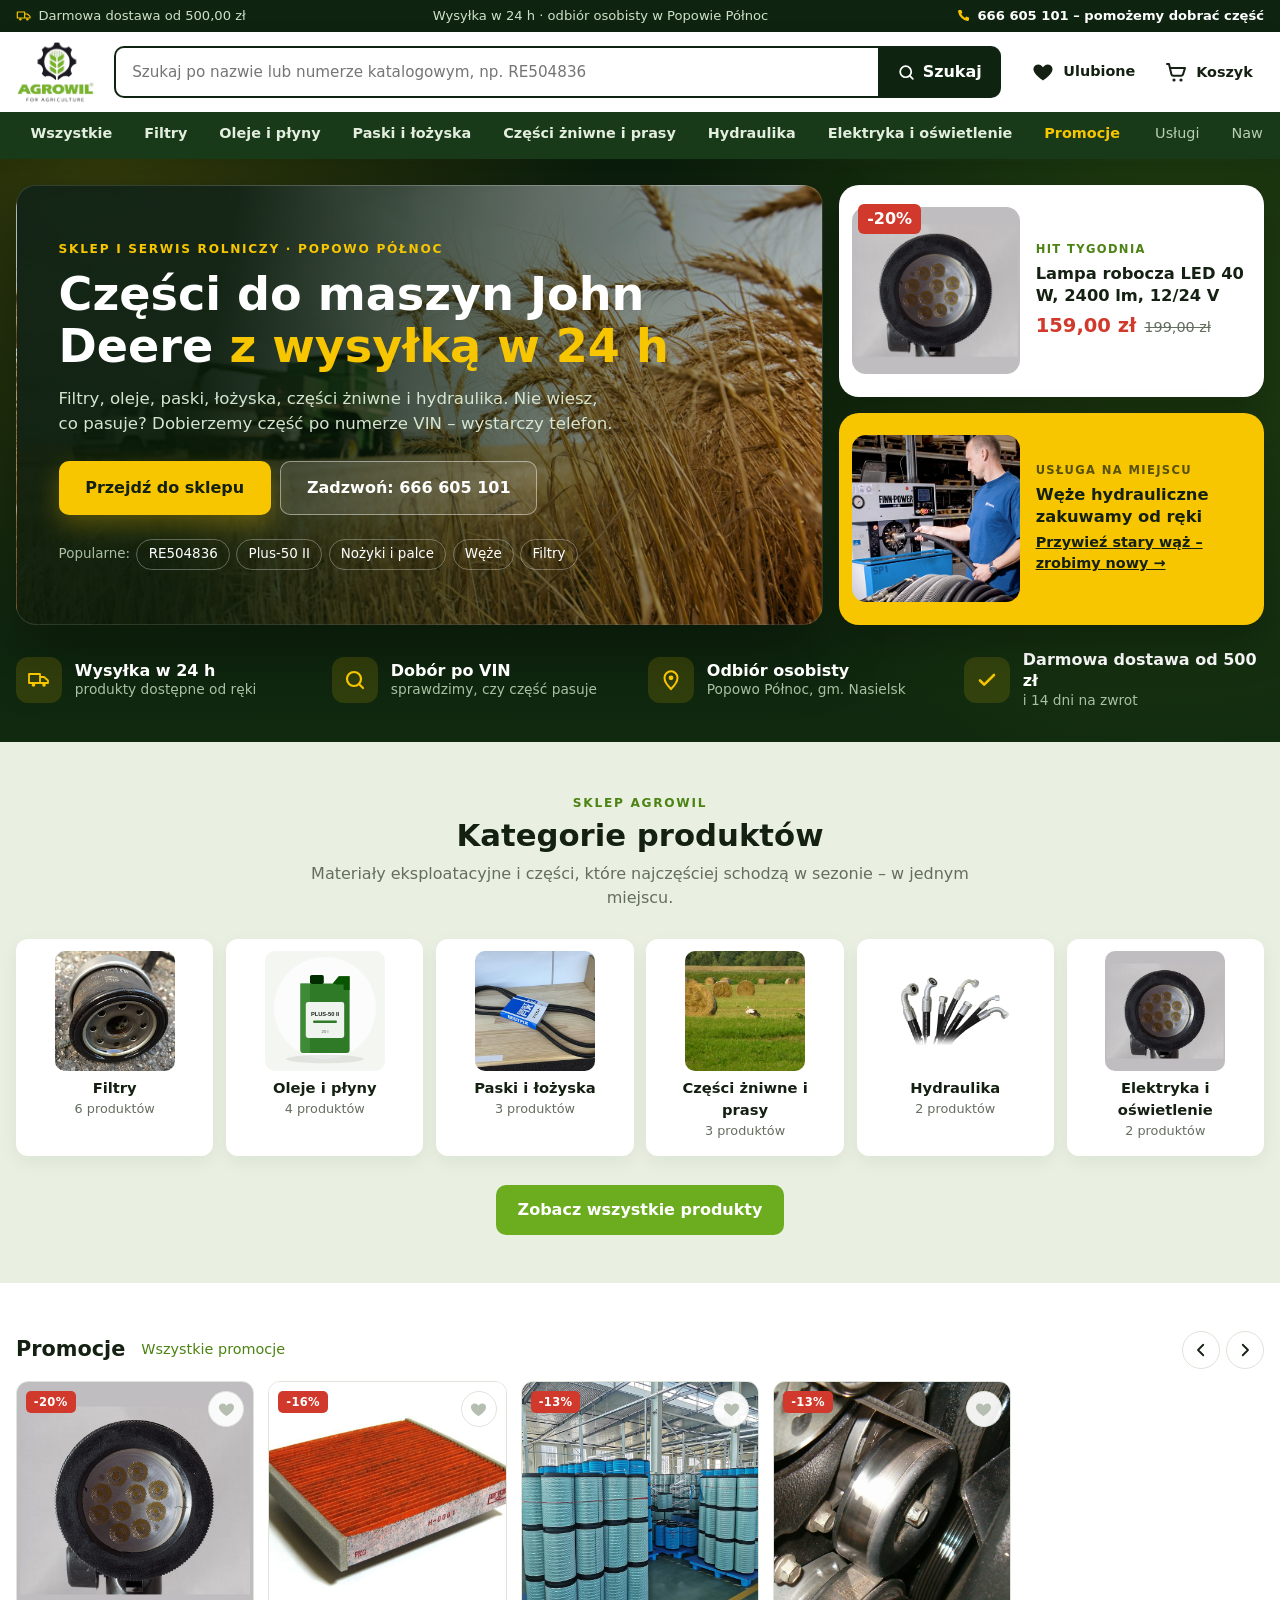
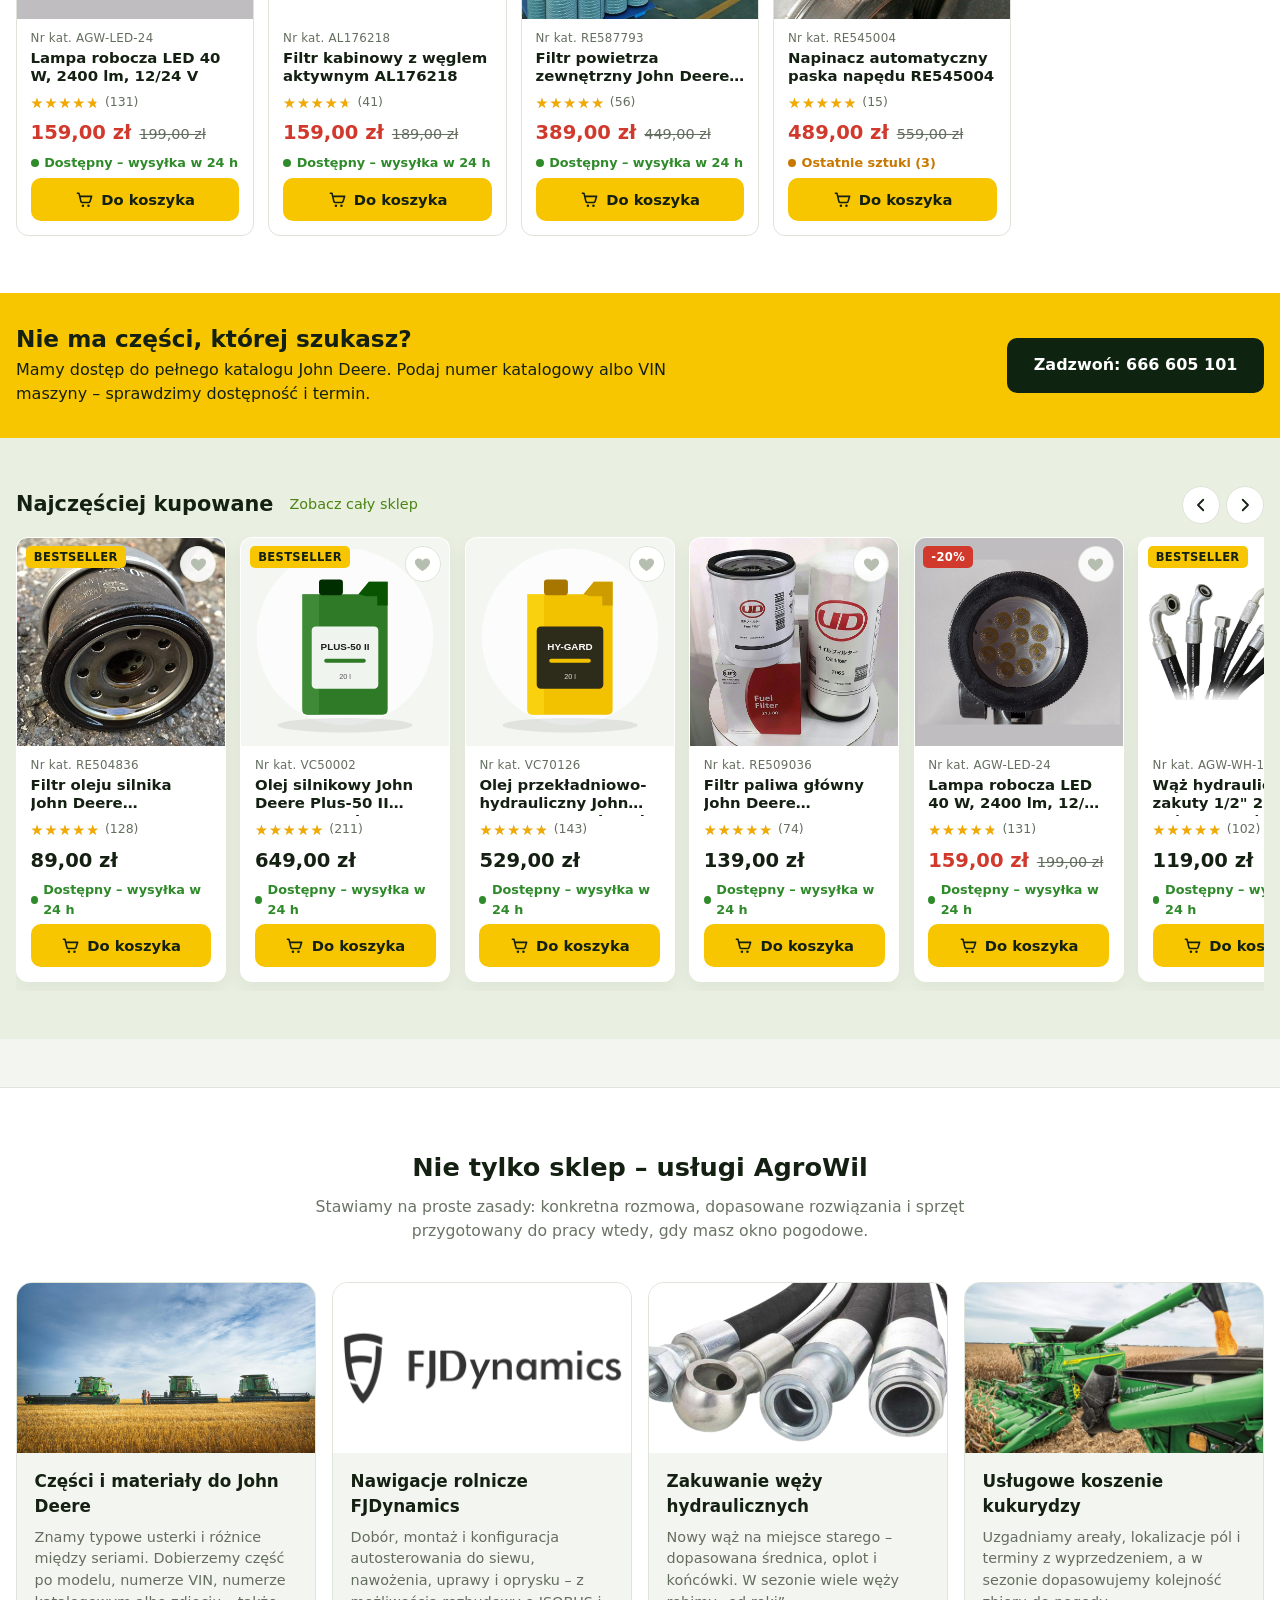
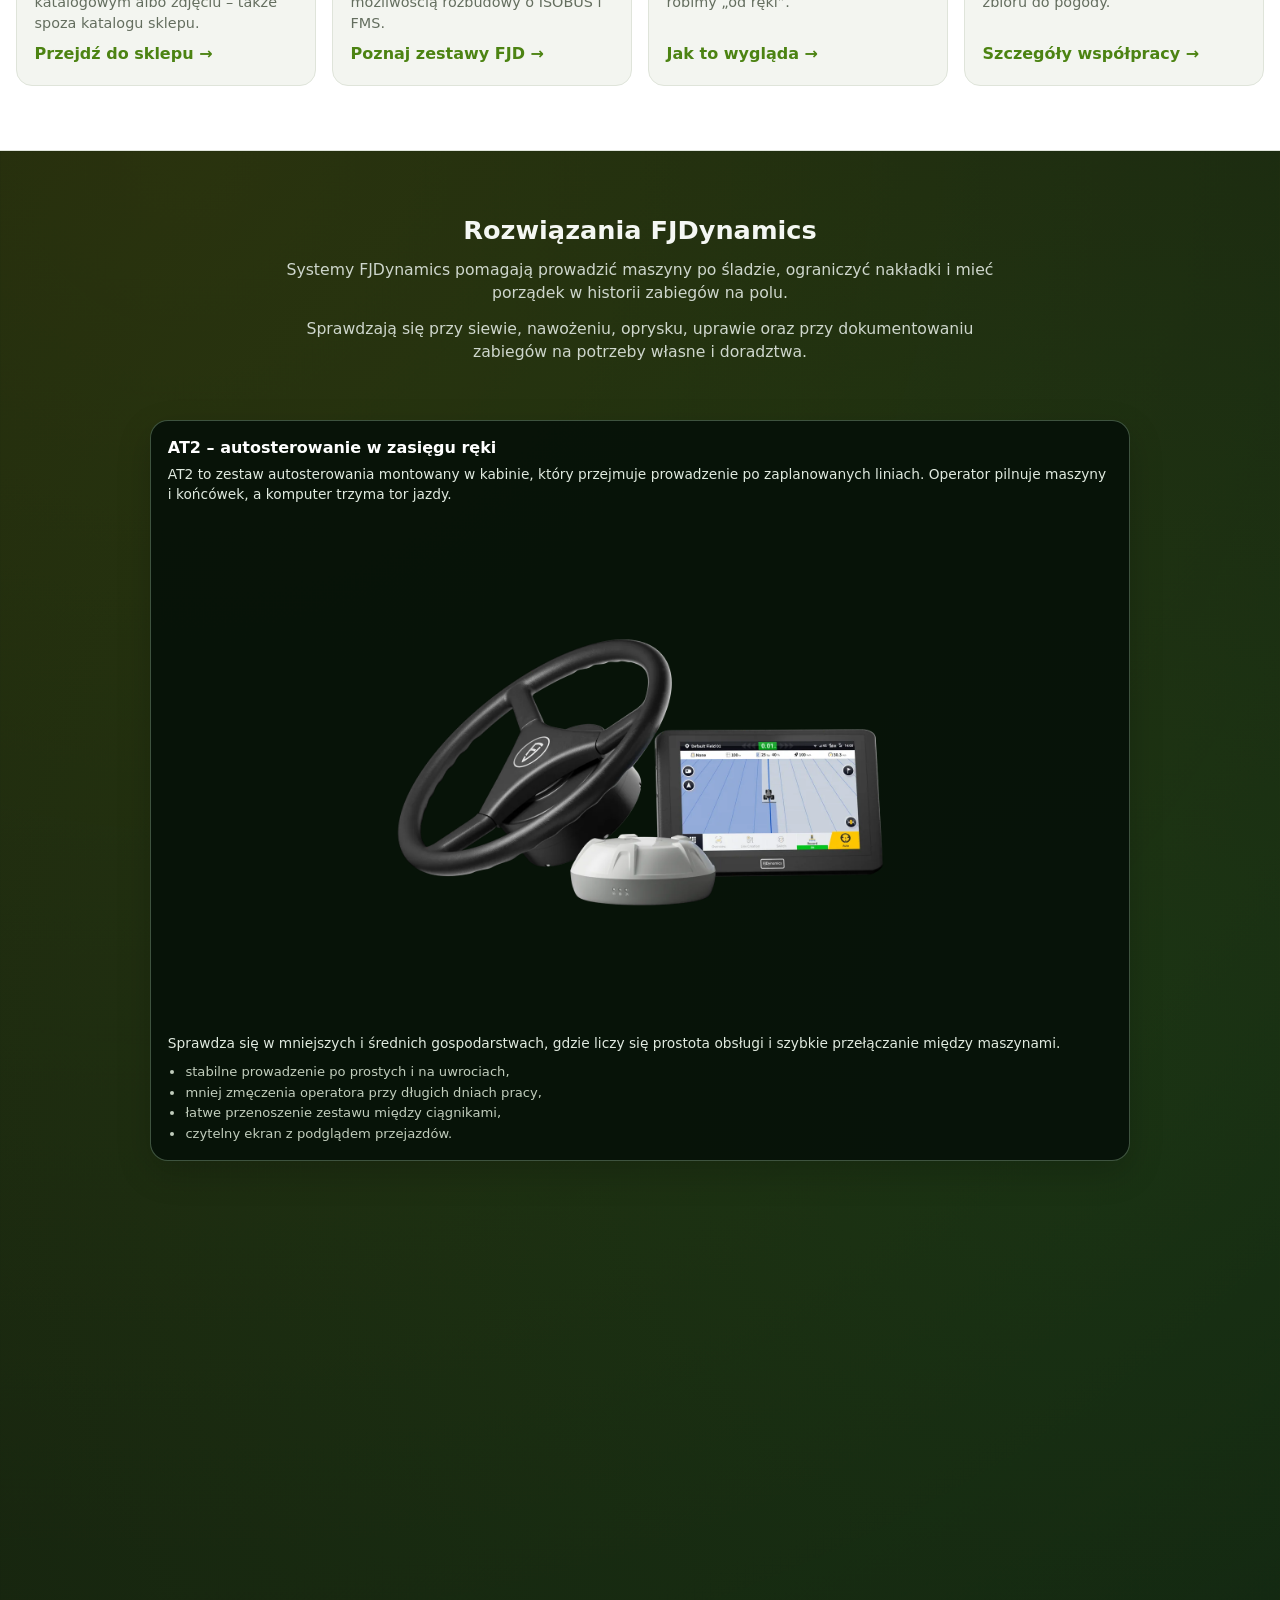
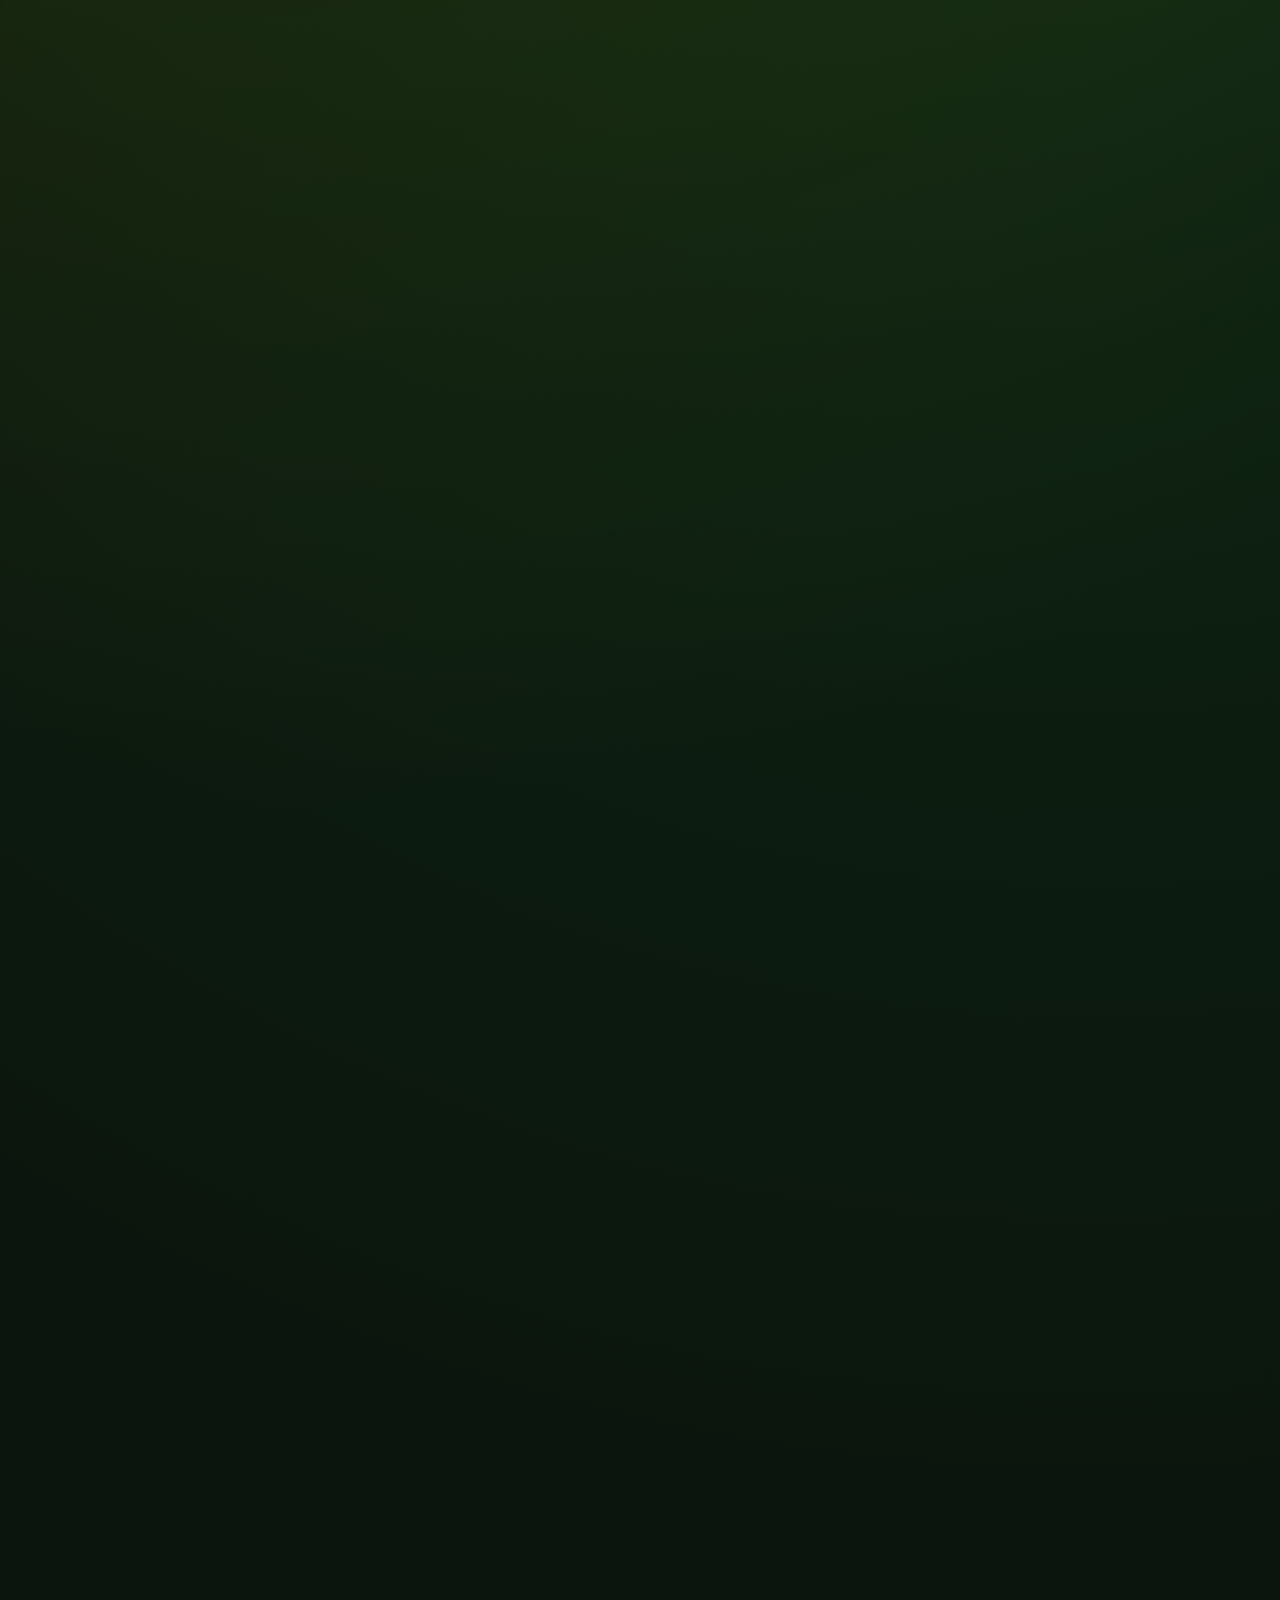
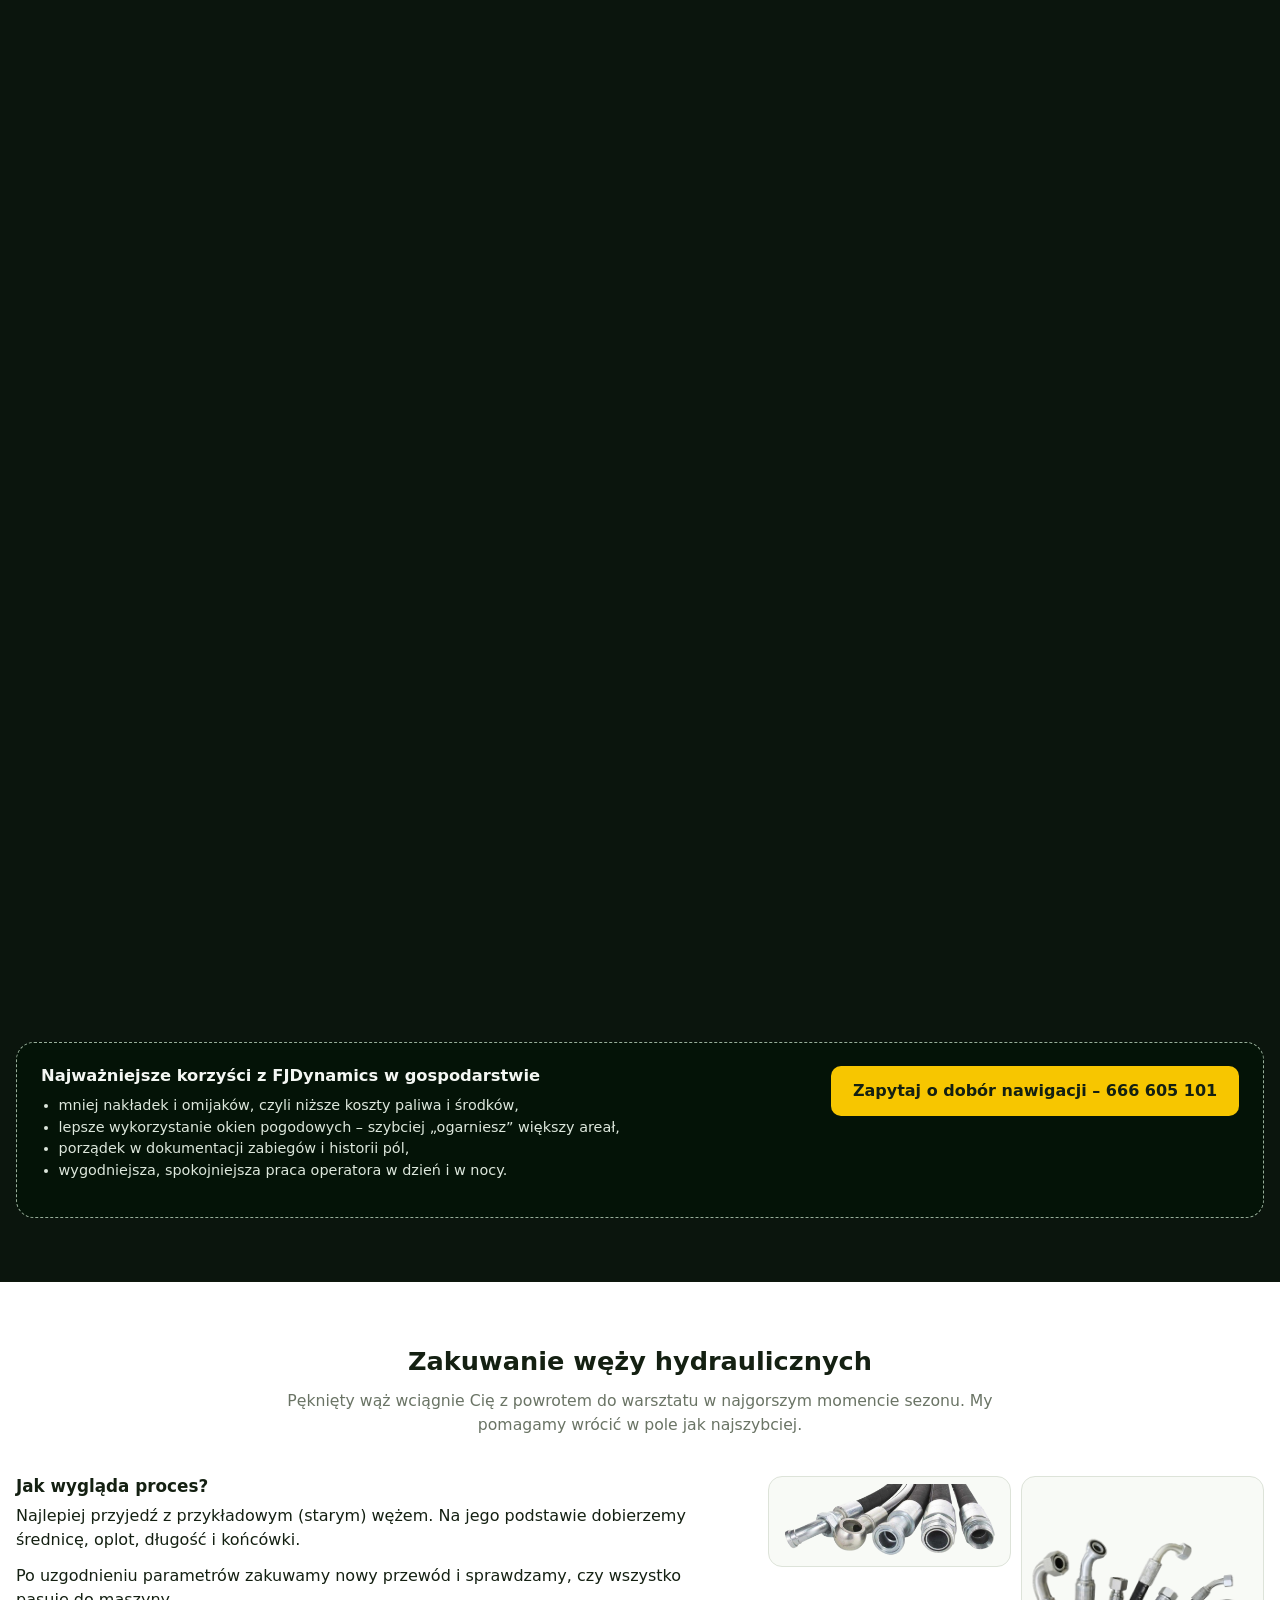
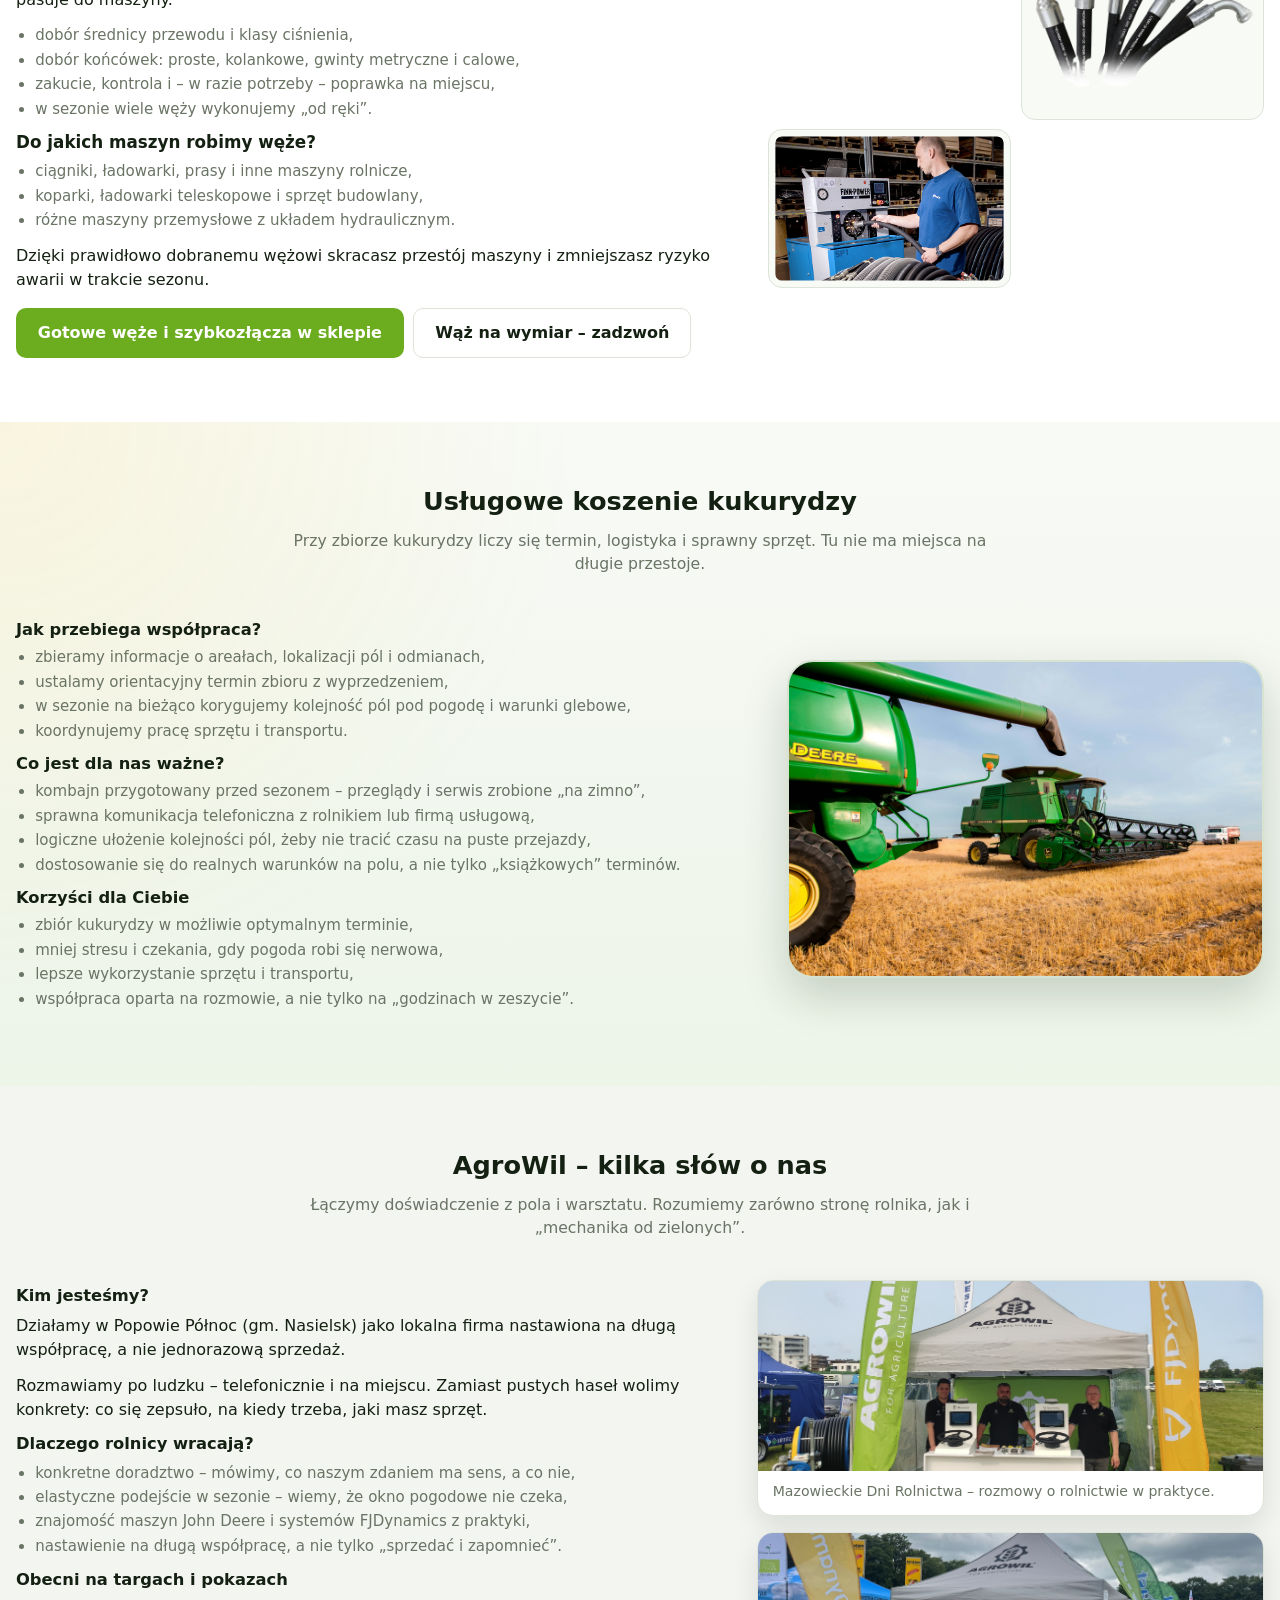
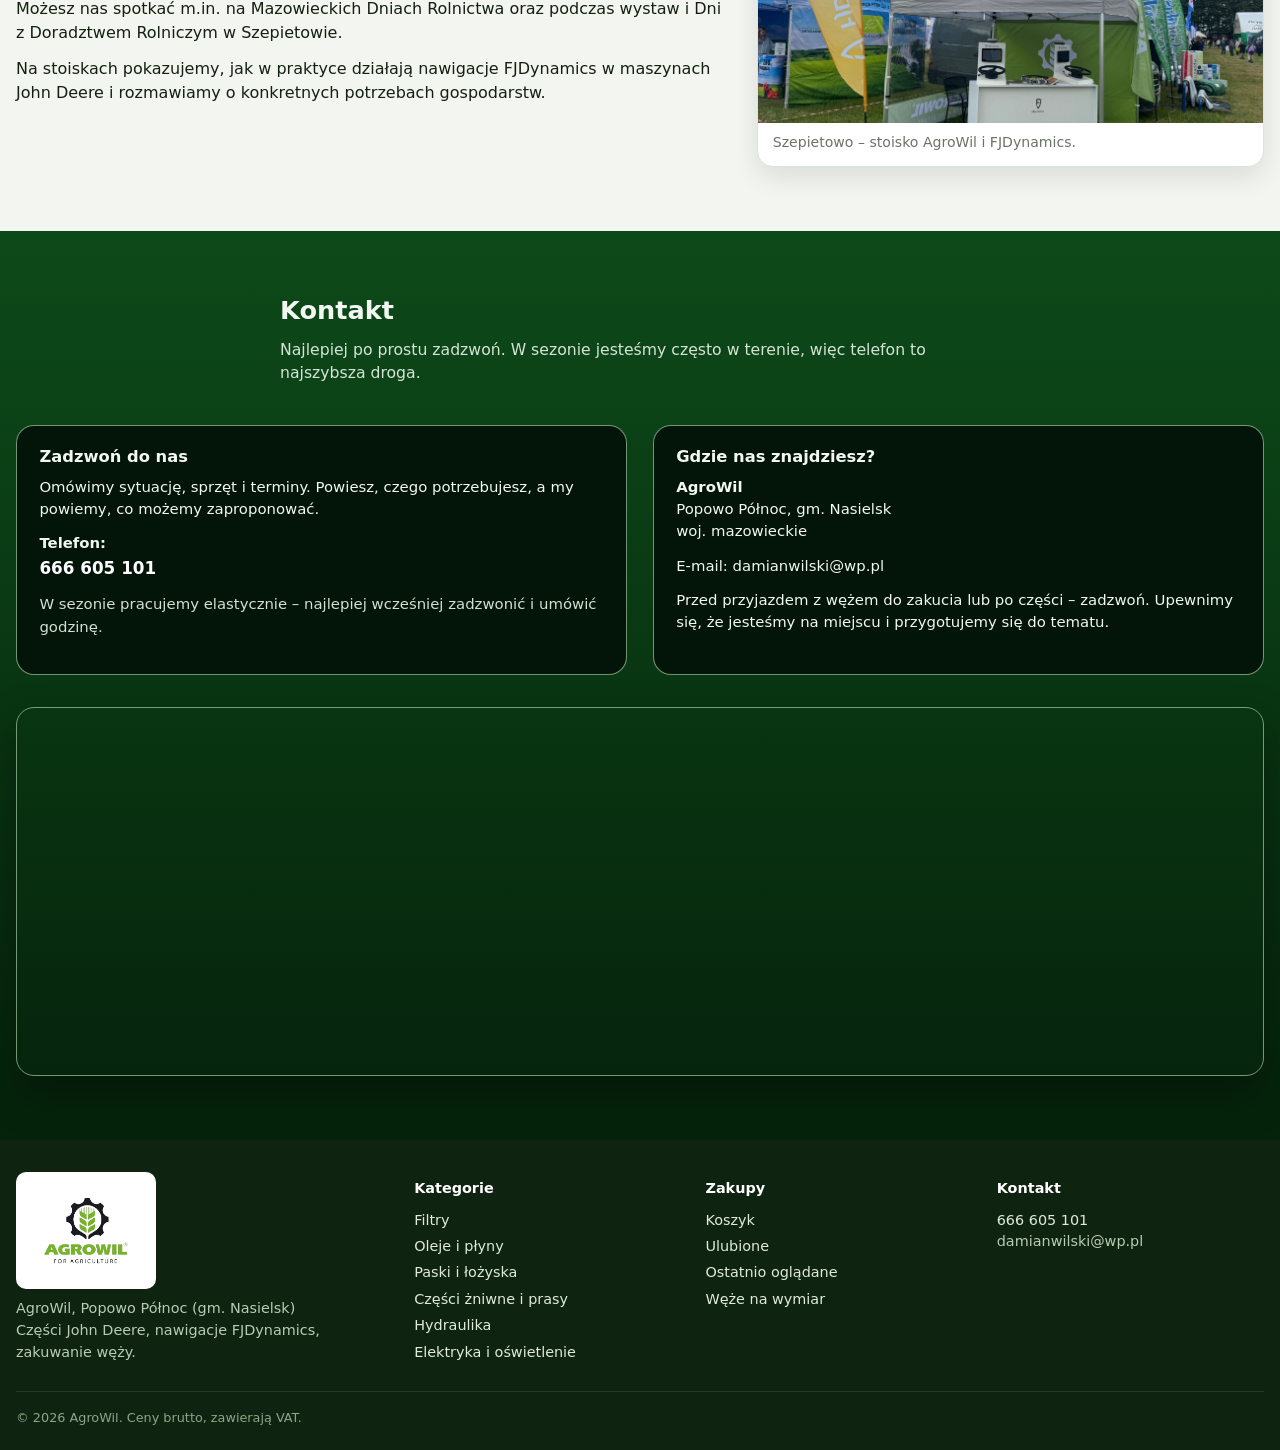
<file: index.html>
<!-- index.html – strona główna: sklep z częściami + informacje o usługach AgroWil -->
<!DOCTYPE html>
<html lang="pl">
<head>
<meta charset="utf-8"/>
<title>AgroWil – sklep z częściami John Deere, nawigacje FJDynamics, węże hydrauliczne</title>
<meta content="width=device-width, initial-scale=1.0" name="viewport"/>
<meta content="AgroWil z Popowa Północ – sklep internetowy z częściami i materiałami eksploatacyjnymi do maszyn John Deere, nawigacje FJDynamics, zakuwanie węży hydraulicznych, usługowe koszenie kukurydzy." name="description"/>
<link href="logo_agrowil.png" rel="icon" type="image/png"/>
<link href="style.css" rel="stylesheet"/>
<link href="shop/shop.css" rel="stylesheet"/>
</head>
<body class="shop home">
<div data-shop-header></div>
<main>
<!-- SKLEP – baner -->
<section class="band band--hero">
<div class="wrap">
<div class="home-hero">
<div class="home-hero__main">
<span class="eyebrow">Sklep i serwis rolniczy · Popowo Północ</span>
<h1>Części do maszyn John Deere <span class="hl">z wysyłką w 24 h</span></h1>
<p>Filtry, oleje, paski, łożyska, części żniwne i hydraulika. Nie wiesz, co pasuje? Dobierzemy część po numerze VIN – wystarczy telefon.</p>
<div class="home-hero__actions">
<a class="btn btn--yellow" href="sklep.html">Przejdź do sklepu</a>
<a class="btn btn--glass" href="tel:+48666605101">Zadzwoń: 666 605 101</a>
</div>
<div class="home-hero__tags">
<span>Popularne:</span>
<a href="sklep.html?q=RE504836">RE504836</a>
<a href="sklep.html?q=Plus-50">Plus-50 II</a>
<a href="sklep.html?kat=zniwne">Nożyki i palce</a>
<a href="sklep.html?kat=hydraulika">Węże</a>
<a href="sklep.html?kat=filtry">Filtry</a>
</div>
</div>
<div class="home-hero__side">
<a class="promo-tile" data-home-promo href="sklep.html?promo=1"></a>
<a class="promo-tile promo-tile--service" href="#weze">
<img alt="Zakuwanie węża hydraulicznego" src="zakuwanie1.png"/>
<span class="promo-tile__txt"><small>Usługa na miejscu</small><b>Węże hydrauliczne zakuwamy od ręki</b><em>Przywieź stary wąż – zrobimy nowy →</em></span>
</a>
</div>
</div>
<div class="home-perks" aria-label="Dlaczego AgroWil">
<div><span class="home-perks__ico" data-ico="truck"></span><p><b>Wysyłka w 24 h</b><span>produkty dostępne od ręki</span></p></div>
<div><span class="home-perks__ico" data-ico="search"></span><p><b>Dobór po VIN</b><span>sprawdzimy, czy część pasuje</span></p></div>
<div><span class="home-perks__ico" data-ico="pin"></span><p><b>Odbiór osobisty</b><span>Popowo Północ, gm. Nasielsk</span></p></div>
<div><span class="home-perks__ico" data-ico="check"></span><p><b>Darmowa dostawa od 500 zł</b><span>i 14 dni na zwrot</span></p></div>
</div>
</div>
</section>

<section class="band band--tint">
<div class="wrap">
<header class="band__head">
<span class="eyebrow eyebrow--dark">Sklep AgroWil</span>
<h2>Kategorie produktów</h2>
<p>Materiały eksploatacyjne i części, które najczęściej schodzą w sezonie – w jednym miejscu.</p>
</header>
<div data-home-cats></div>
<p class="band__more"><a class="btn btn--primary" href="sklep.html">Zobacz wszystkie produkty</a></p>
</div>
</section>

<section class="band band--white">
<div class="wrap" data-home-promo-rail></div>
</section>

<section class="band band--yellow">
<div class="wrap cta-band">
<div>
<h2>Nie ma części, której szukasz?</h2>
<p>Mamy dostęp do pełnego katalogu John Deere. Podaj numer katalogowy albo VIN maszyny – sprawdzimy dostępność i termin.</p>
</div>
<a class="btn btn--dark" href="tel:+48666605101">Zadzwoń: 666 605 101</a>
</div>
</section>

<section class="band band--tint">
<div class="wrap" data-home-best-rail></div>
</section>

<!-- USŁUGI -->
<section class="section section-services" id="oferta">
<div class="container">
<header class="section-header">
<h2>Nie tylko sklep – usługi AgroWil</h2>
<p>Stawiamy na proste zasady: konkretna rozmowa, dopasowane rozwiązania i sprzęt przygotowany do pracy wtedy, gdy masz okno pogodowe.</p>
</header>
<div class="services">
<a class="service" href="sklep.html">
<img alt="Ciągnik John Deere w gospodarstwie" loading="lazy" src="jd3.jpg"/>
<span class="service__body"><b>Części i materiały do John Deere</b>
<span>Znamy typowe usterki i różnice między seriami. Dobierzemy część po modelu, numerze VIN, numerze katalogowym albo zdjęciu – także spoza katalogu sklepu.</span>
<em>Przejdź do sklepu →</em></span>
</a>
<a class="service" href="agrowilfjdynamics.html">
<img alt="Nawigacja FJDynamics w ciągniku John Deere" loading="lazy" src="fjdynamics.png"/>
<span class="service__body"><b>Nawigacje rolnicze FJDynamics</b>
<span>Dobór, montaż i konfiguracja autosterowania do siewu, nawożenia, uprawy i oprysku – z możliwością rozbudowy o ISOBUS i FMS.</span>
<em>Poznaj zestawy FJD →</em></span>
</a>
<a class="service" href="#weze">
<img alt="Węże hydrauliczne do maszyn rolniczych" loading="lazy" src="weze1.png"/>
<span class="service__body"><b>Zakuwanie węży hydraulicznych</b>
<span>Nowy wąż na miejsce starego – dopasowana średnica, oplot i końcówki. W sezonie wiele węży robimy „od ręki”.</span>
<em>Jak to wygląda →</em></span>
</a>
<a class="service" href="#kukurydza">
<img alt="Koszenie kukurydzy kombajnem John Deere" loading="lazy" src="jd_corn2.webp"/>
<span class="service__body"><b>Usługowe koszenie kukurydzy</b>
<span>Uzgadniamy areały, lokalizacje pól i terminy z wyprzedzeniem, a w sezonie dopasowujemy kolejność zbioru do pogody.</span>
<em>Szczegóły współpracy →</em></span>
</a>
</div>
</div>
</section>
<!-- FJDYNAMICS (z propozycji 1) -->
<section class="section section-fjd" id="fjd">
<div class="container">
<header class="section-header">
<h2>Rozwiązania FJDynamics</h2>
<p>Systemy FJDynamics pomagają prowadzić maszyny po śladzie, ograniczyć nakładki i mieć porządek w historii zabiegów na polu.</p>
<p>Sprawdzają się przy siewie, nawożeniu, oprysku, uprawie oraz przy dokumentowaniu zabiegów na potrzeby własne i doradztwa.</p>
</header>
<div class="fjd-scroll" data-fjd-scroll="">
<div class="fjd-pin">
<div class="fjd-stack">
<a class="fjd-item" href="agrowilfjdynamics.html#at2"><div class="fjd-body fjd-body--top"><h3>AT2 – autosterowanie w zasięgu ręki</h3><p>AT2 to zestaw autosterowania montowany w kabinie, który przejmuje prowadzenie po zaplanowanych liniach. Operator pilnuje maszyny i końcówek, a komputer trzyma tor jazdy.</p></div><div class="fjd-image fjd-image--mid"><img alt="Zestaw FJDynamics AT2" loading="lazy" src="img/fjd/at2.webp"/></div><div class="fjd-body fjd-body--bottom"><p>Sprawdza się w mniejszych i średnich gospodarstwach, gdzie liczy się prostota obsługi i szybkie przełączanie między maszynami.</p><ul><li>stabilne prowadzenie po prostych i na uwrociach,</li><li>mniej zmęczenia operatora przy długich dniach pracy,</li><li>łatwe przenoszenie zestawu między ciągnikami,</li><li>czytelny ekran z podglądem przejazdów.</li></ul></div></a>
<a class="fjd-item" href="agrowilfjdynamics.html#at2max"><div class="fjd-body fjd-body--top"><h3>AT2 Max – dla większych areałów</h3><p>AT2 Max to rozbudowany zestaw autosterowania dla gospodarstw o większej liczbie hektarów i intensywnej pracy w polu.</p></div><div class="fjd-image fjd-image--mid"><img alt="Zestaw FJDynamics AT2 Max" loading="lazy" src="img/fjd/at2max.webp"/></div><div class="fjd-body fjd-body--bottom"><p>Ułatwia utrzymanie dokładności na dużych odcinkach, a dodatkowe funkcje pomagają lepiej zaplanować przejazdy i uwrocia.</p><ul><li>precyzyjne prowadzenie przy wyższych prędkościach roboczych,</li><li>spójne linie przejazdów na wielu polach,</li><li>możliwość pracy na różnych maszynach i narzędziach,</li><li>oszczędność paliwa i czasu na dużych areałach.</li></ul></div></a>
<a class="fjd-item" href="agrowilfjdynamics.html#ah2"><div class="fjd-body fjd-body--top"><h3>AH2 – autosterowanie hydrauliczne</h3><p>AH2 to system autosterowania wpinany w hydraulikę ciągnika. Zapewnia stabilne prowadzenie także przy cięższych maszynach i w trudniejszych warunkach.</p></div><div class="fjd-image fjd-image--mid"><img alt="Zestaw FJDynamics AH2 – autosterowanie hydrauliczne" loading="lazy" src="img/fjd/ah2.webp"/></div><div class="fjd-body fjd-body--bottom"><p>Sprawdza się tam, gdzie liczy się wysoka powtarzalność przejazdów oraz pewne utrzymanie linii – bez szarpania i nerwowych korekt.</p><ul><li>stabilne prowadzenie przy ciężkich narzędziach,</li><li>wysoka powtarzalność przejazdów na całym polu,</li><li>większy komfort operatora przy długich zabiegach,</li><li>pewniejsze uwrocia i praca w nocy.</li></ul></div></a>
<a class="fjd-item" href="agrowilfjdynamics.html#ats"><div class="fjd-body fjd-body--top"><h3>ATS – kontrola sekcji opryskiwacza</h3><p>ATS automatycznie włącza i wyłącza sekcje opryskiwacza (lub innych maszyn), aby ograniczyć nakładki i omijaki podczas zabiegu.</p></div><div class="fjd-image fjd-image--mid"><img alt="System ATS FJDynamics do opryskiwaczy" loading="lazy" src="img/fjd/ats.webp"/></div><div class="fjd-body fjd-body--bottom"><p>Dzięki temu oszczędzasz środki, poprawiasz równomierność aplikacji i łatwiej utrzymujesz jakość pracy na klinach oraz nieregularnych działkach.</p><ul><li>mniej nakładek = mniejsze zużycie środków,</li><li>równiejsze pokrycie i lepsza jakość zabiegu,</li><li>wygodniejsza praca na uwrociach i klinach,</li><li>większa kontrola i porządek w ustawieniach maszyny.</li></ul></div></a>
<a class="fjd-item" href="agrowilfjdynamics.html#isobus"><div class="fjd-body fjd-body--top"><h3>ISOBUS – jeden terminal, wiele maszyn</h3><p>ISOBUS (ISO 11783) pozwala obsługiwać różne maszyny z jednego terminala. Zamiast kilku komputerów w kabinie masz jeden ekran FJD.</p></div><div class="fjd-image fjd-image--mid"><img alt="ISOBUS FJDynamics – jeden terminal do wielu maszyn" loading="lazy" src="img/fjd/isobus.webp"/></div><div class="fjd-body fjd-body--bottom"><p>Szybciej przełączasz narzędzia, masz czytelne menu i mniej przewodów. To wygoda, porządek i mniej problemów z kompatybilnością.</p><ul><li>jeden terminal do wielu maszyn,</li><li>mniej kabli i „pudełek” w kabinie,</li><li>szybsza konfiguracja i obsługa,</li><li>wygodniejsza praca operatora.</li></ul></div></a>
<a class="fjd-item" href="agrowilfjdynamics.html#fms"><div class="fjd-body fjd-body--top"><h3>FieldFusion / FMS – planowanie i dokumentacja</h3><p>FieldFusion / FMS to narzędzia do planowania prac polowych i dokumentowania zabiegów. Pomagają tworzyć pola, linie prowadzenia, mapy oraz raporty z wykonanych prac.</p></div><div class="fjd-image fjd-image--mid"><img alt="FieldFusion / FMS – planowanie i dokumentacja zabiegów" loading="lazy" src="img/fjd/fms.webp"/></div><div class="fjd-body fjd-body--bottom"><p>Masz porządek w historii pól, łatwiej analizujesz koszty i możesz szybko wrócić do ustawień z poprzednich sezonów.</p><ul><li>historia zabiegów i przejazdów w jednym miejscu,</li><li>raporty i podsumowania do analizy,</li><li>łatwiejsza organizacja pracy w sezonie,</li><li>lepsza kontrola nad kosztami i zużyciem środków.</li></ul></div></a>
</div>
</div>
</div>
<div class="fjd-summary">
<a class="btn btn--yellow fjd-summary__cta" href="tel:+48666605101">Zapytaj o dobór nawigacji – 666 605 101</a>
<h3>Najważniejsze korzyści z FJDynamics w gospodarstwie</h3>
<ul>
<li>mniej nakładek i omijaków, czyli niższe koszty paliwa i środków,</li>
<li>lepsze wykorzystanie okien pogodowych – szybciej „ogarniesz” większy areał,</li>
<li>porządek w dokumentacji zabiegów i historii pól,</li>
<li>wygodniejsza, spokojniejsza praca operatora w dzień i w nocy.</li>
</ul>
</div>
</div>
</section>
<!-- WĘŻE HYDRAULICZNE -->
<section class="section section-hoses" id="weze">
<div class="container">
<header class="section-header">
<h2>Zakuwanie węży hydraulicznych</h2>
<p>Pęknięty wąż wciągnie Cię z powrotem do warsztatu w najgorszym momencie sezonu. My pomagamy wrócić w pole jak najszybciej.</p>
</header>
<div class="hoses-layout">
<div class="hoses-text">
<h3>Jak wygląda proces?</h3>
<p>Najlepiej przyjedź z przykładowym (starym) wężem. Na jego podstawie dobierzemy średnicę, oplot, długość i końcówki.</p>
<p>Po uzgodnieniu parametrów zakuwamy nowy przewód i sprawdzamy, czy wszystko pasuje do maszyny.</p>
<ul>
<li>dobór średnicy przewodu i klasy ciśnienia,</li>
<li>dobór końcówek: proste, kolankowe, gwinty metryczne i calowe,</li>
<li>zakucie, kontrola i – w razie potrzeby – poprawka na miejscu,</li>
<li>w sezonie wiele węży wykonujemy „od ręki”.</li>
</ul>
<h3>Do jakich maszyn robimy węże?</h3>
<ul>
<li>ciągniki, ładowarki, prasy i inne maszyny rolnicze,</li>
<li>koparki, ładowarki teleskopowe i sprzęt budowlany,</li>
<li>różne maszyny przemysłowe z układem hydraulicznym.</li>
</ul>
<p>Dzięki prawidłowo dobranemu wężowi skracasz przestój maszyny i zmniejszasz ryzyko awarii w trakcie sezonu.</p>
<div class="info-cta">
<a class="btn btn--primary" href="sklep.html?kat=hydraulika">Gotowe węże i szybkozłącza w sklepie</a>
<a class="btn btn--ghost" href="tel:+48666605101">Wąż na wymiar – zadzwoń</a>
</div>
</div>
<div class="hoses-gallery">
<img alt="Różne typy węży hydraulicznych" loading="lazy" src="weze1.png"/>
<img alt="Końcówki do węży hydraulicznych" loading="lazy" src="weze3.png"/>
<img alt="Proces zakuwania węża hydraulicznego" loading="lazy" src="zakuwanie1.png"/>
</div>
</div>
</div>
</section>
<!-- KOSZENIE KUKURYDZY -->
<section class="section section-corn" id="kukurydza">
<div class="container">
<header class="section-header">
<h2>Usługowe koszenie kukurydzy</h2>
<p>Przy zbiorze kukurydzy liczy się termin, logistyka i sprawny sprzęt. Tu nie ma miejsca na długie przestoje.</p>
</header>
<div class="corn-layout">
<div class="corn-text">
<h3>Jak przebiega współpraca?</h3>
<ul>
<li>zbieramy informacje o areałach, lokalizacji pól i odmianach,</li>
<li>ustalamy orientacyjny termin zbioru z wyprzedzeniem,</li>
<li>w sezonie na bieżąco korygujemy kolejność pól pod pogodę i warunki glebowe,</li>
<li>koordynujemy pracę sprzętu i transportu.</li>
</ul>
<h3>Co jest dla nas ważne?</h3>
<ul>
<li>kombajn przygotowany przed sezonem – przeglądy i serwis zrobione „na zimno”,</li>
<li>sprawna komunikacja telefoniczna z rolnikiem lub firmą usługową,</li>
<li>logiczne ułożenie kolejności pól, żeby nie tracić czasu na puste przejazdy,</li>
<li>dostosowanie się do realnych warunków na polu, a nie tylko „książkowych” terminów.</li>
</ul>
<h3>Korzyści dla Ciebie</h3>
<ul>
<li>zbiór kukurydzy w możliwie optymalnym terminie,</li>
<li>mniej stresu i czekania, gdy pogoda robi się nerwowa,</li>
<li>lepsze wykorzystanie sprzętu i transportu,</li>
<li>współpraca oparta na rozmowie, a nie tylko na „godzinach w zeszycie”.</li>
</ul>
</div>
<div class="corn-image">
<img alt="Zbiór kukurydzy maszyną John Deere" loading="lazy" src="jd_corn.jpg"/>
</div>
</div>
</div>
</section>
<!-- O NAS -->
<section class="section section-about" id="onas">
<div class="container">
<header class="section-header">
<h2>AgroWil – kilka słów o nas</h2>
<p>Łączymy doświadczenie z pola i warsztatu. Rozumiemy zarówno stronę rolnika, jak i „mechanika od zielonych”.</p>
</header>
<div class="about-layout">
<div class="about-text">
<h3>Kim jesteśmy?</h3>
<p>Działamy w Popowie Północ (gm. Nasielsk) jako lokalna firma nastawiona na długą współpracę, a nie jednorazową sprzedaż.</p>
<p>Rozmawiamy po ludzku – telefonicznie i na miejscu. Zamiast pustych haseł wolimy konkrety: co się zepsuło, na kiedy trzeba, jaki masz sprzęt.</p>
<h3>Dlaczego rolnicy wracają?</h3>
<ul>
<li>konkretne doradztwo – mówimy, co naszym zdaniem ma sens, a co nie,</li>
<li>elastyczne podejście w sezonie – wiemy, że okno pogodowe nie czeka,</li>
<li>znajomość maszyn John Deere i systemów FJDynamics z praktyki,</li>
<li>nastawienie na długą współpracę, a nie tylko „sprzedać i zapomnieć”.</li>
</ul>
<h3>Obecni na targach i pokazach</h3>
<p>Możesz nas spotkać m.in. na Mazowieckich Dniach Rolnictwa oraz podczas wystaw i Dni z Doradztwem Rolniczym w Szepietowie.</p>
<p>Na stoiskach pokazujemy, jak w praktyce działają nawigacje FJDynamics w maszynach John Deere i rozmawiamy o konkretnych potrzebach gospodarstw.</p>
</div>
<div class="about-gallery">
<figure>
<img alt="Stoisko AgroWil i FJDynamics na Mazowieckich Dniach Rolnictwa" loading="lazy" src="fot4.jpg"/>
<figcaption>Mazowieckie Dni Rolnictwa – rozmowy o rolnictwie w praktyce.</figcaption>
</figure>
<figure>
<img alt="Stoisko AgroWil w Szepietowie" loading="lazy" src="fot_1.jpg"/>
<figcaption>Szepietowo – stoisko AgroWil i FJDynamics.</figcaption>
</figure>
</div>
</div>
</div>
</section>
<!-- KONTAKT + MAPA -->
<section class="section section-contact" id="kontakt">
<div class="container">
<header class="section-header">
<h2>Kontakt</h2>
<p>Najlepiej po prostu zadzwoń. W sezonie jesteśmy często w terenie, więc telefon to najszybsza droga.</p>
</header>
<div class="contact-layout">
<div class="contact-card">
<h3>Zadzwoń do nas</h3>
<p>Omówimy sytuację, sprzęt i terminy. Powiesz, czego potrzebujesz, a my powiemy, co możemy zaproponować.</p>
<p class="contact-phone-label">Telefon:</p>
<p class="contact-phone-value">
<a href="tel:+48666605101">666 605 101</a>
</p>
<p class="contact-hours">
              W sezonie pracujemy elastycznie – najlepiej wcześniej zadzwonić i umówić godzinę.
            </p>
</div>
<div class="contact-card">
<h3>Gdzie nas znajdziesz?</h3>
<p><strong>AgroWil</strong><br/>Popowo Północ, gm. Nasielsk<br/>woj. mazowieckie</p>
<p>
              E-mail: <span>damianwilski@wp.pl</span>
</p>
<p>Przed przyjazdem z wężem do zakucia lub po części – zadzwoń. Upewnimy się, że jesteśmy na miejscu i przygotujemy się do tematu.</p>
</div>
</div>
<div class="contact-map-wrapper">
<div class="contact-map">
<!-- MAPA GOOGLE -->
<iframe allowfullscreen="" height="450" loading="lazy" referrerpolicy="no-referrer-when-downgrade" src="https://www.google.com/maps/embed?pb=!1m18!1m12!1m3!1d2163.297844857137!2d20.89844237614955!3d52.562014333118654!2m3!1f0!2f0!3f0!3m2!1i1024!2i768!4f13.1!3m3!1m2!1s0x471ebd53473ac3d1%3A0x2ba6ffdc6bb39864!2sAgro-%20Wil!5e1!3m2!1spl!2spl!4v1765377437761!5m2!1spl!2spl" style="border:0;" width="600"></iframe>
</div>
</div>
</div>
</section>
<section class="band band--tint band--recent"><div class="wrap" data-home-recent></div></section>
</main>
<div data-shop-footer="no-perks"></div>
<script defer src="shop/products.js"></script>
<script defer src="shop/photos.js"></script>
<script defer src="shop/images.js"></script>
<script defer src="shop/shopify-config.js"></script>
<script defer src="shop/shopify.js"></script>
<script defer src="shop/shop.js"></script>
<script defer src="shop/home.js"></script>
<script defer src="scripts.js"></script>
</body>
</html>
</file>
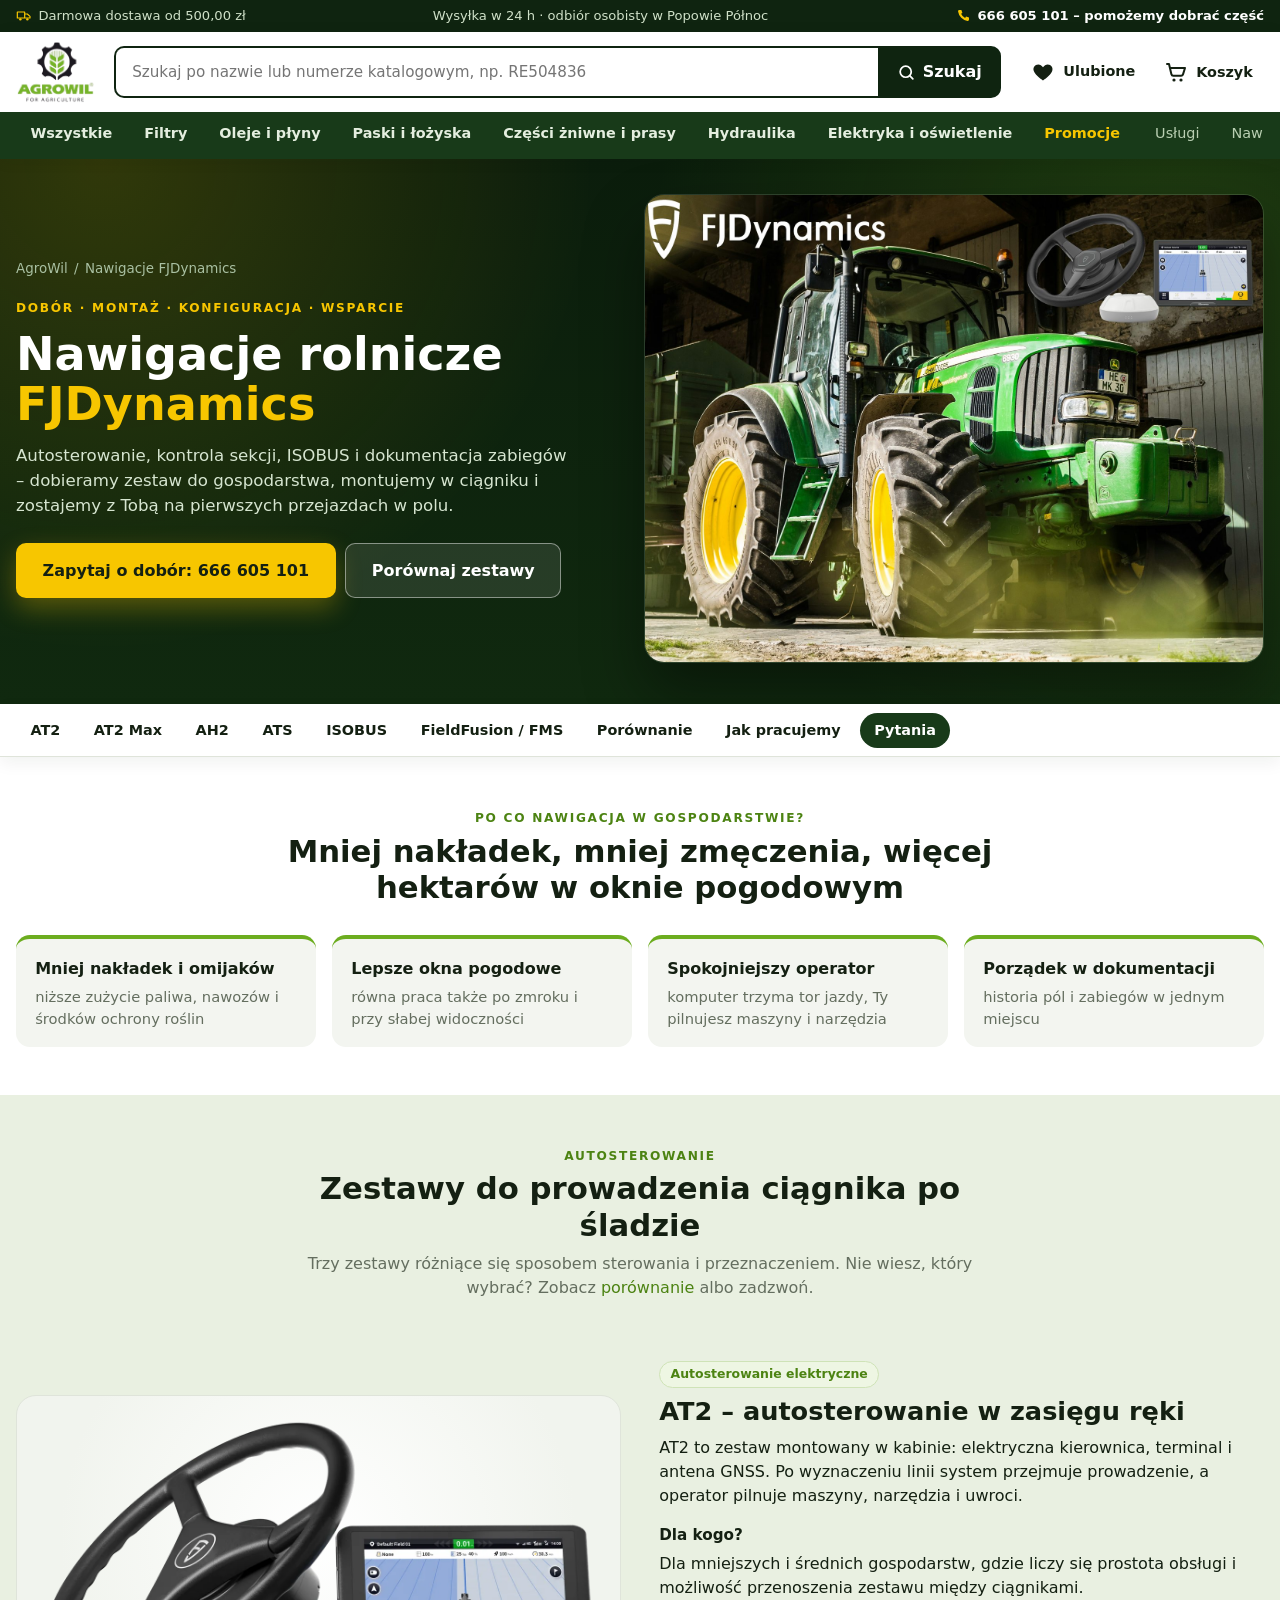
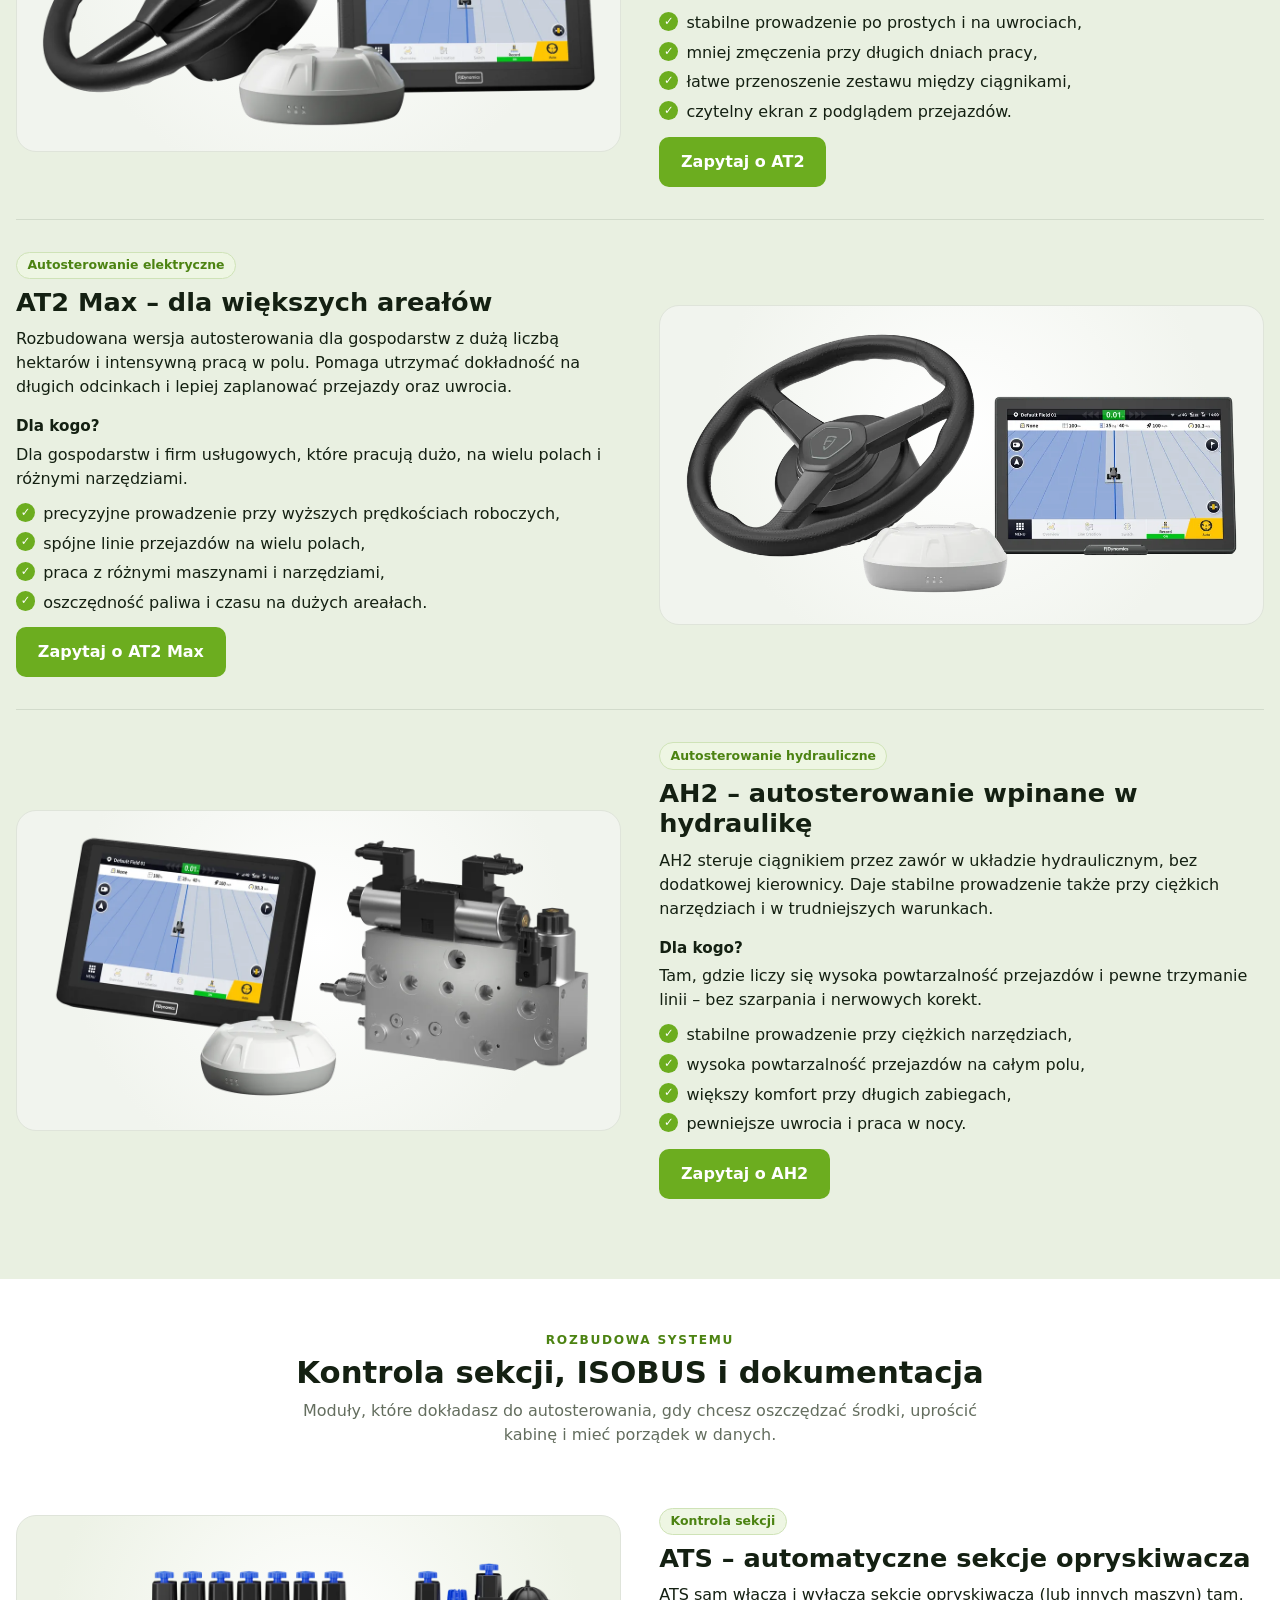
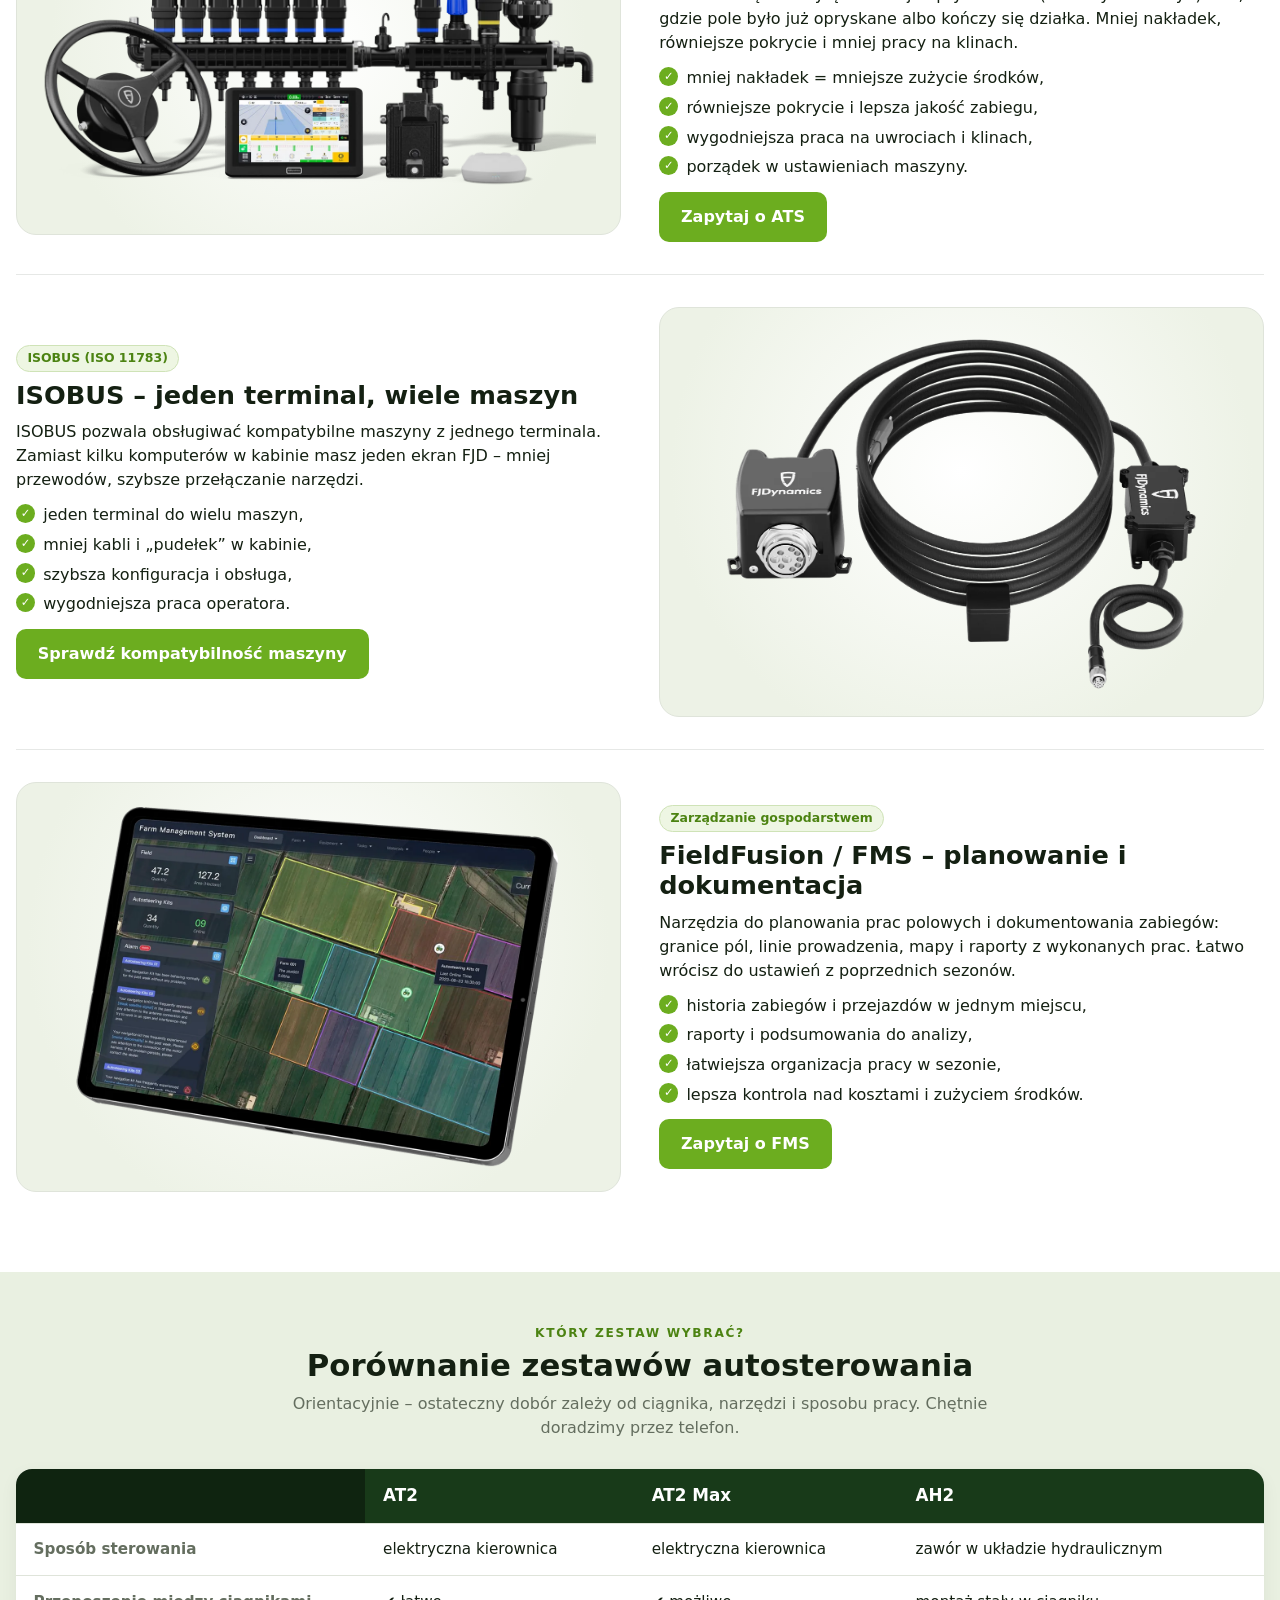
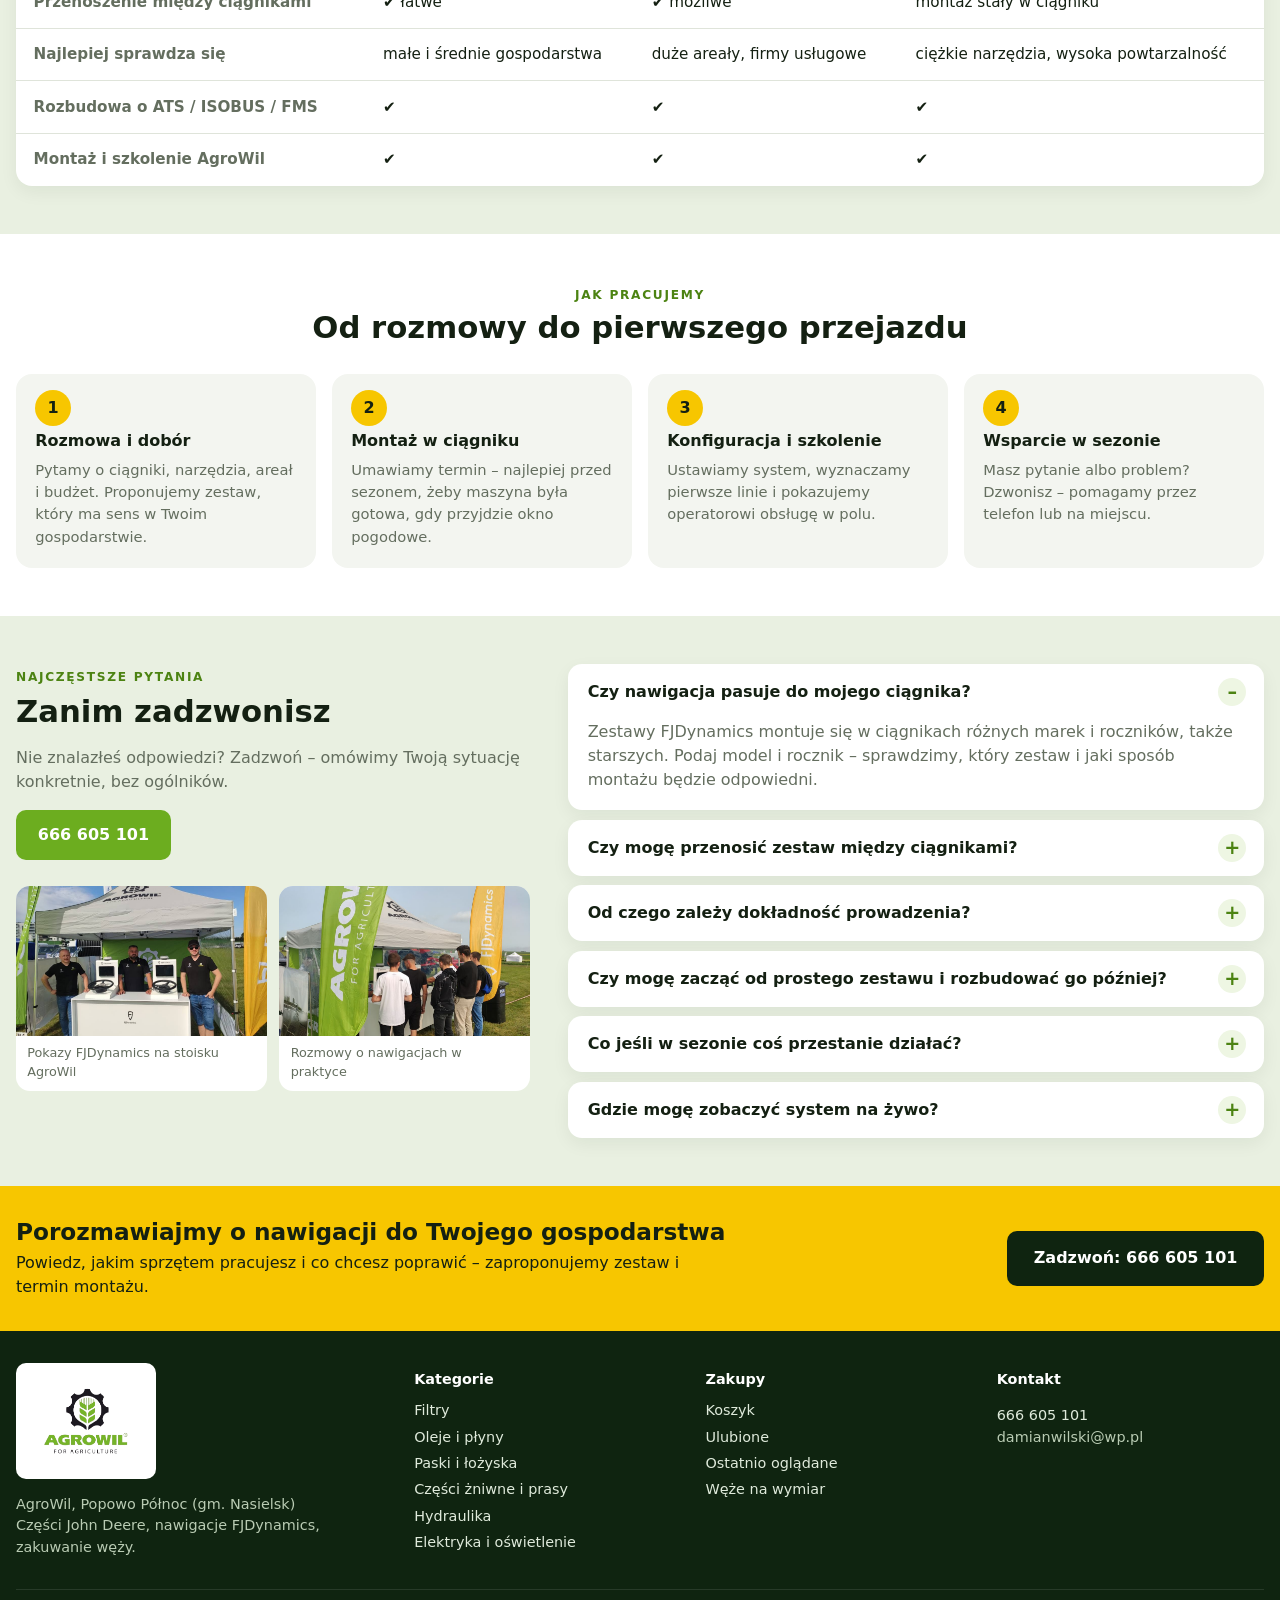
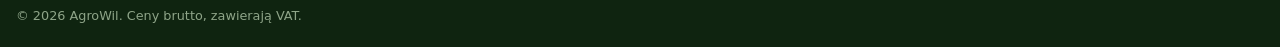
<file: agrowilfjdynamics.html>
<!-- agrowilfjdynamics.html – nawigacje rolnicze FJDynamics: zestawy, porównanie, montaż, pytania -->
<!DOCTYPE html>
<html lang="pl">
<head>
<meta charset="utf-8"/>
<title>Nawigacje rolnicze FJDynamics – AT2, AT2 Max, AH2, ATS, ISOBUS, FMS | AgroWil</title>
<meta content="width=device-width, initial-scale=1.0" name="viewport"/>
<meta content="Dobór, montaż i konfiguracja nawigacji rolniczych FJDynamics: autosterowanie AT2, AT2 Max, AH2, kontrola sekcji ATS, ISOBUS i FieldFusion/FMS. AgroWil, Popowo Północ." name="description"/>
<link href="logo_agrowil.png" rel="icon" type="image/png"/>
<link href="shop/shop.css" rel="stylesheet"/>
</head>
<body class="shop fjd-page">
<div data-shop-header></div>
<main>

<section class="band band--hero fjd-hero">
<div class="wrap fjd-hero__grid">
<div>
<nav class="crumbs crumbs--light" aria-label="Okruszki"><a href="index.html">AgroWil</a><span>/</span><span>Nawigacje FJDynamics</span></nav>
<span class="eyebrow">Dobór · montaż · konfiguracja · wsparcie</span>
<h1>Nawigacje rolnicze <span class="hl">FJDynamics</span></h1>
<p>Autosterowanie, kontrola sekcji, ISOBUS i dokumentacja zabiegów – dobieramy zestaw do gospodarstwa, montujemy w ciągniku i zostajemy z Tobą na pierwszych przejazdach w polu.</p>
<div class="home-hero__actions">
<a class="btn btn--yellow" href="tel:+48666605101">Zapytaj o dobór: 666 605 101</a>
<a class="btn btn--glass" href="#porownanie">Porównaj zestawy</a>
</div>
</div>
<div class="fjd-hero__img">
<img alt="Ciągnik John Deere z nawigacją FJDynamics" src="img/fjd/fjd-hero.jpg"/>
</div>
</div>
</section>

<nav class="fjd-subnav" aria-label="Zestawy FJDynamics">
<div class="wrap fjd-subnav__inner">
<a href="#at2">AT2</a>
<a href="#at2max">AT2 Max</a>
<a href="#ah2">AH2</a>
<a href="#ats">ATS</a>
<a href="#isobus">ISOBUS</a>
<a href="#fms">FieldFusion / FMS</a>
<a href="#porownanie">Porównanie</a>
<a href="#montaz">Jak pracujemy</a>
<a href="#pytania">Pytania</a>
</div>
</nav>

<section class="band band--white">
<div class="wrap">
<header class="band__head">
<span class="eyebrow eyebrow--dark">Po co nawigacja w gospodarstwie?</span>
<h2>Mniej nakładek, mniej zmęczenia, więcej hektarów w oknie pogodowym</h2>
</header>
<div class="fjd-benefits">
<div><b>Mniej nakładek i omijaków</b><span>niższe zużycie paliwa, nawozów i środków ochrony roślin</span></div>
<div><b>Lepsze okna pogodowe</b><span>równa praca także po zmroku i przy słabej widoczności</span></div>
<div><b>Spokojniejszy operator</b><span>komputer trzyma tor jazdy, Ty pilnujesz maszyny i narzędzia</span></div>
<div><b>Porządek w dokumentacji</b><span>historia pól i zabiegów w jednym miejscu</span></div>
</div>
</div>
</section>

<!-- AUTOSTEROWANIE -->
<section class="band band--tint">
<div class="wrap">
<header class="band__head">
<span class="eyebrow eyebrow--dark">Autosterowanie</span>
<h2>Zestawy do prowadzenia ciągnika po śladzie</h2>
<p>Trzy zestawy różniące się sposobem sterowania i przeznaczeniem. Nie wiesz, który wybrać? Zobacz <a href="#porownanie">porównanie</a> albo zadzwoń.</p>
</header>

<article class="fjd-prod" id="at2">
<div class="fjd-prod__img"><img alt="Zestaw FJDynamics AT2 – kierownica, terminal i antena" loading="lazy" src="img/fjd/at2.webp"/></div>
<div class="fjd-prod__body">
<span class="tag">Autosterowanie elektryczne</span>
<h3>AT2 – autosterowanie w zasięgu ręki</h3>
<p>AT2 to zestaw montowany w kabinie: elektryczna kierownica, terminal i antena GNSS. Po wyznaczeniu linii system przejmuje prowadzenie, a operator pilnuje maszyny, narzędzia i uwroci.</p>
<h4>Dla kogo?</h4>
<p>Dla mniejszych i średnich gospodarstw, gdzie liczy się prostota obsługi i możliwość przenoszenia zestawu między ciągnikami.</p>
<ul class="ticks">
<li>stabilne prowadzenie po prostych i na uwrociach,</li>
<li>mniej zmęczenia przy długich dniach pracy,</li>
<li>łatwe przenoszenie zestawu między ciągnikami,</li>
<li>czytelny ekran z podglądem przejazdów.</li>
</ul>
<a class="btn btn--primary" href="tel:+48666605101">Zapytaj o AT2</a>
</div>
</article>

<article class="fjd-prod fjd-prod--rev" id="at2max">
<div class="fjd-prod__img"><img alt="Zestaw FJDynamics AT2 Max" loading="lazy" src="img/fjd/at2max.webp"/></div>
<div class="fjd-prod__body">
<span class="tag">Autosterowanie elektryczne</span>
<h3>AT2 Max – dla większych areałów</h3>
<p>Rozbudowana wersja autosterowania dla gospodarstw z dużą liczbą hektarów i intensywną pracą w polu. Pomaga utrzymać dokładność na długich odcinkach i lepiej zaplanować przejazdy oraz uwrocia.</p>
<h4>Dla kogo?</h4>
<p>Dla gospodarstw i firm usługowych, które pracują dużo, na wielu polach i różnymi narzędziami.</p>
<ul class="ticks">
<li>precyzyjne prowadzenie przy wyższych prędkościach roboczych,</li>
<li>spójne linie przejazdów na wielu polach,</li>
<li>praca z różnymi maszynami i narzędziami,</li>
<li>oszczędność paliwa i czasu na dużych areałach.</li>
</ul>
<a class="btn btn--primary" href="tel:+48666605101">Zapytaj o AT2 Max</a>
</div>
</article>

<article class="fjd-prod" id="ah2">
<div class="fjd-prod__img"><img alt="Zestaw FJDynamics AH2 – autosterowanie hydrauliczne" loading="lazy" src="img/fjd/ah2.webp"/></div>
<div class="fjd-prod__body">
<span class="tag">Autosterowanie hydrauliczne</span>
<h3>AH2 – autosterowanie wpinane w hydraulikę</h3>
<p>AH2 steruje ciągnikiem przez zawór w układzie hydraulicznym, bez dodatkowej kierownicy. Daje stabilne prowadzenie także przy ciężkich narzędziach i w trudniejszych warunkach.</p>
<h4>Dla kogo?</h4>
<p>Tam, gdzie liczy się wysoka powtarzalność przejazdów i pewne trzymanie linii – bez szarpania i nerwowych korekt.</p>
<ul class="ticks">
<li>stabilne prowadzenie przy ciężkich narzędziach,</li>
<li>wysoka powtarzalność przejazdów na całym polu,</li>
<li>większy komfort przy długich zabiegach,</li>
<li>pewniejsze uwrocia i praca w nocy.</li>
</ul>
<a class="btn btn--primary" href="tel:+48666605101">Zapytaj o AH2</a>
</div>
</article>
</div>
</section>

<!-- ROZBUDOWA -->
<section class="band band--white">
<div class="wrap">
<header class="band__head">
<span class="eyebrow eyebrow--dark">Rozbudowa systemu</span>
<h2>Kontrola sekcji, ISOBUS i dokumentacja</h2>
<p>Moduły, które dokładasz do autosterowania, gdy chcesz oszczędzać środki, uprościć kabinę i mieć porządek w danych.</p>
</header>

<article class="fjd-prod" id="ats">
<div class="fjd-prod__img"><img alt="System ATS FJDynamics do kontroli sekcji opryskiwacza" loading="lazy" src="img/fjd/ats.webp"/></div>
<div class="fjd-prod__body">
<span class="tag">Kontrola sekcji</span>
<h3>ATS – automatyczne sekcje opryskiwacza</h3>
<p>ATS sam włącza i wyłącza sekcje opryskiwacza (lub innych maszyn) tam, gdzie pole było już opryskane albo kończy się działka. Mniej nakładek, równiejsze pokrycie i mniej pracy na klinach.</p>
<ul class="ticks">
<li>mniej nakładek = mniejsze zużycie środków,</li>
<li>równiejsze pokrycie i lepsza jakość zabiegu,</li>
<li>wygodniejsza praca na uwrociach i klinach,</li>
<li>porządek w ustawieniach maszyny.</li>
</ul>
<a class="btn btn--primary" href="tel:+48666605101">Zapytaj o ATS</a>
</div>
</article>

<article class="fjd-prod fjd-prod--rev" id="isobus">
<div class="fjd-prod__img"><img alt="ISOBUS FJDynamics – jeden terminal do wielu maszyn" loading="lazy" src="img/fjd/isobus.webp"/></div>
<div class="fjd-prod__body">
<span class="tag">ISOBUS (ISO 11783)</span>
<h3>ISOBUS – jeden terminal, wiele maszyn</h3>
<p>ISOBUS pozwala obsługiwać kompatybilne maszyny z jednego terminala. Zamiast kilku komputerów w kabinie masz jeden ekran FJD – mniej przewodów, szybsze przełączanie narzędzi.</p>
<ul class="ticks">
<li>jeden terminal do wielu maszyn,</li>
<li>mniej kabli i „pudełek” w kabinie,</li>
<li>szybsza konfiguracja i obsługa,</li>
<li>wygodniejsza praca operatora.</li>
</ul>
<a class="btn btn--primary" href="tel:+48666605101">Sprawdź kompatybilność maszyny</a>
</div>
</article>

<article class="fjd-prod" id="fms">
<div class="fjd-prod__img"><img alt="FieldFusion / FMS – planowanie i dokumentacja zabiegów" loading="lazy" src="img/fjd/fms.webp"/></div>
<div class="fjd-prod__body">
<span class="tag">Zarządzanie gospodarstwem</span>
<h3>FieldFusion / FMS – planowanie i dokumentacja</h3>
<p>Narzędzia do planowania prac polowych i dokumentowania zabiegów: granice pól, linie prowadzenia, mapy i raporty z wykonanych prac. Łatwo wrócisz do ustawień z poprzednich sezonów.</p>
<ul class="ticks">
<li>historia zabiegów i przejazdów w jednym miejscu,</li>
<li>raporty i podsumowania do analizy,</li>
<li>łatwiejsza organizacja pracy w sezonie,</li>
<li>lepsza kontrola nad kosztami i zużyciem środków.</li>
</ul>
<a class="btn btn--primary" href="tel:+48666605101">Zapytaj o FMS</a>
</div>
</article>
</div>
</section>

<!-- PORÓWNANIE -->
<section class="band band--tint" id="porownanie">
<div class="wrap">
<header class="band__head">
<span class="eyebrow eyebrow--dark">Który zestaw wybrać?</span>
<h2>Porównanie zestawów autosterowania</h2>
<p>Orientacyjnie – ostateczny dobór zależy od ciągnika, narzędzi i sposobu pracy. Chętnie doradzimy przez telefon.</p>
</header>
<div class="table-wrap">
<table class="compare">
<thead>
<tr><th></th><th>AT2</th><th>AT2 Max</th><th>AH2</th></tr>
</thead>
<tbody>
<tr><th>Sposób sterowania</th><td>elektryczna kierownica</td><td>elektryczna kierownica</td><td>zawór w układzie hydraulicznym</td></tr>
<tr><th>Przenoszenie między ciągnikami</th><td>✔ łatwe</td><td>✔ możliwe</td><td>montaż stały w ciągniku</td></tr>
<tr><th>Najlepiej sprawdza się</th><td>małe i średnie gospodarstwa</td><td>duże areały, firmy usługowe</td><td>ciężkie narzędzia, wysoka powtarzalność</td></tr>
<tr><th>Rozbudowa o ATS / ISOBUS / FMS</th><td>✔</td><td>✔</td><td>✔</td></tr>
<tr><th>Montaż i szkolenie AgroWil</th><td>✔</td><td>✔</td><td>✔</td></tr>
</tbody>
</table>
</div>
</div>
</section>

<!-- JAK PRACUJEMY -->
<section class="band band--white" id="montaz">
<div class="wrap">
<header class="band__head">
<span class="eyebrow eyebrow--dark">Jak pracujemy</span>
<h2>Od rozmowy do pierwszego przejazdu</h2>
</header>
<ol class="fjd-steps">
<li><b>Rozmowa i dobór</b><span>Pytamy o ciągniki, narzędzia, areał i budżet. Proponujemy zestaw, który ma sens w Twoim gospodarstwie.</span></li>
<li><b>Montaż w ciągniku</b><span>Umawiamy termin – najlepiej przed sezonem, żeby maszyna była gotowa, gdy przyjdzie okno pogodowe.</span></li>
<li><b>Konfiguracja i szkolenie</b><span>Ustawiamy system, wyznaczamy pierwsze linie i pokazujemy operatorowi obsługę w polu.</span></li>
<li><b>Wsparcie w sezonie</b><span>Masz pytanie albo problem? Dzwonisz – pomagamy przez telefon lub na miejscu.</span></li>
</ol>
</div>
</section>

<!-- PYTANIA -->
<section class="band band--tint" id="pytania">
<div class="wrap fjd-faq-grid">
<div>
<span class="eyebrow eyebrow--dark">Najczęstsze pytania</span>
<h2>Zanim zadzwonisz</h2>
<p>Nie znalazłeś odpowiedzi? Zadzwoń – omówimy Twoją sytuację konkretnie, bez ogólników.</p>
<a class="btn btn--primary" href="tel:+48666605101">666 605 101</a>
<div class="fjd-gallery">
<figure><img alt="Stoisko AgroWil z nawigacjami FJDynamics na targach" loading="lazy" src="img/fjd/fot1.jpg"/><figcaption>Pokazy FJDynamics na stoisku AgroWil</figcaption></figure>
<figure><img alt="Rozmowy z rolnikami na stoisku AgroWil" loading="lazy" src="img/fjd/fot3.jpg"/><figcaption>Rozmowy o nawigacjach w praktyce</figcaption></figure>
</div>
</div>
<div class="faq">
<details open>
<summary>Czy nawigacja pasuje do mojego ciągnika?</summary>
<p>Zestawy FJDynamics montuje się w ciągnikach różnych marek i roczników, także starszych. Podaj model i rocznik – sprawdzimy, który zestaw i jaki sposób montażu będzie odpowiedni.</p>
</details>
<details>
<summary>Czy mogę przenosić zestaw między ciągnikami?</summary>
<p>Zestawy z elektryczną kierownicą (AT2, AT2 Max) da się przekładać między ciągnikami. AH2 montuje się na stałe w układzie hydraulicznym konkretnej maszyny.</p>
</details>
<details>
<summary>Od czego zależy dokładność prowadzenia?</summary>
<p>Przede wszystkim od źródła sygnału korekcyjnego (np. RTK), ustawienia anteny i konfiguracji ciągnika z narzędziem. Przy montażu dobieramy i ustawiamy wszystko tak, żeby przejazdy były powtarzalne.</p>
</details>
<details>
<summary>Czy mogę zacząć od prostego zestawu i rozbudować go później?</summary>
<p>Tak. Do autosterowania można z czasem dołożyć kontrolę sekcji ATS, ISOBUS czy dokumentację FieldFusion/FMS – nie trzeba kupować wszystkiego od razu.</p>
</details>
<details>
<summary>Co jeśli w sezonie coś przestanie działać?</summary>
<p>Dzwonisz do nas. Większość spraw rozwiązujemy przez telefon, a gdy trzeba – przyjeżdżamy na miejsce. Wiemy, że w sezonie liczy się każdy dzień.</p>
</details>
<details>
<summary>Gdzie mogę zobaczyć system na żywo?</summary>
<p>Pokazujemy nawigacje m.in. na Mazowieckich Dniach Rolnictwa i w Szepietowie. Możesz też umówić się na pokaz – zadzwoń i ustalimy termin.</p>
</details>
</div>
</div>
</section>

<section class="band band--yellow">
<div class="wrap cta-band">
<div>
<h2>Porozmawiajmy o nawigacji do Twojego gospodarstwa</h2>
<p>Powiedz, jakim sprzętem pracujesz i co chcesz poprawić – zaproponujemy zestaw i termin montażu.</p>
</div>
<a class="btn btn--dark" href="tel:+48666605101">Zadzwoń: 666 605 101</a>
</div>
</section>

</main>
<div data-shop-footer="no-perks"></div>
<script defer src="shop/products.js"></script>
<script defer src="shop/photos.js"></script>
<script defer src="shop/images.js"></script>
<script defer src="shop/shopify-config.js"></script>
<script defer src="shop/shopify.js"></script>
<script defer src="shop/shop.js"></script>
<script defer src="shop/fjd.js"></script>
</body>
</html>
</file>
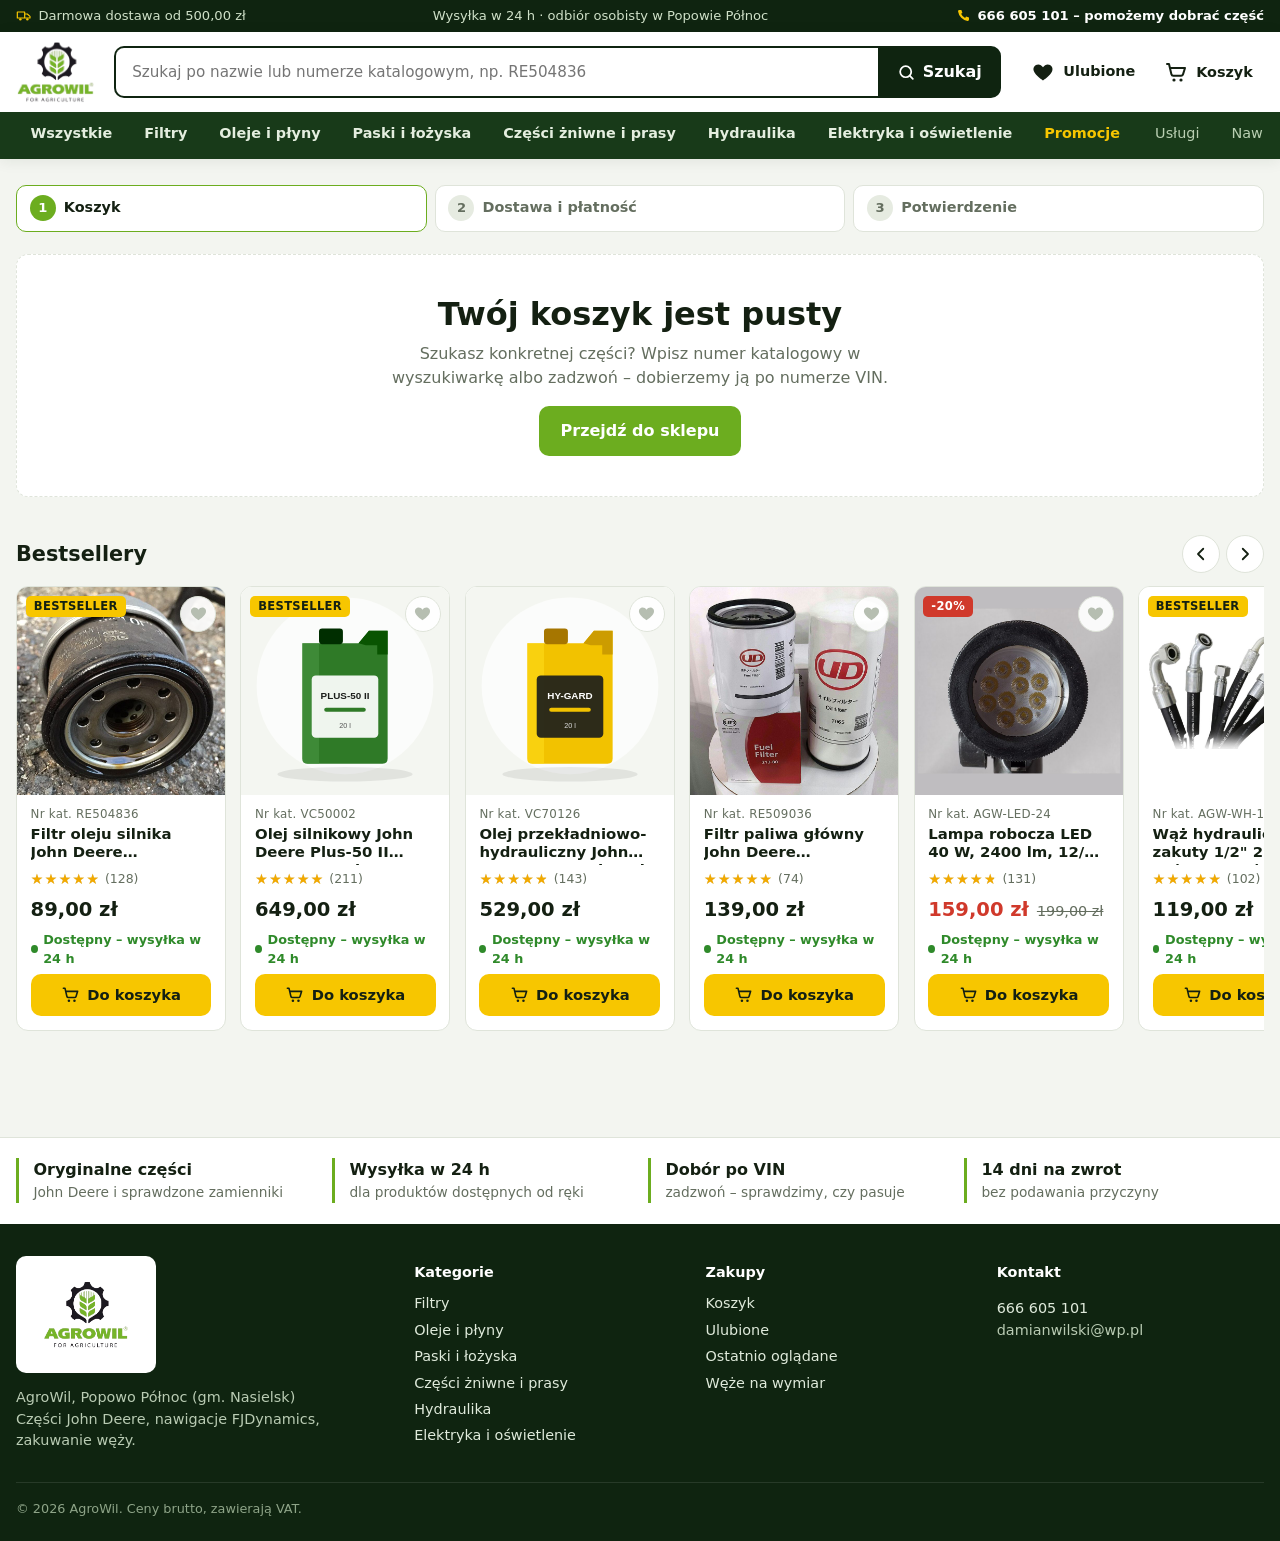
<file: koszyk.html>
<!DOCTYPE html>
<html lang="pl">
<head>
<meta charset="utf-8"/>
<title>Koszyk – Sklep AgroWil</title>
<meta content="width=device-width, initial-scale=1.0" name="viewport"/>
<meta content="Twój koszyk w sklepie AgroWil." name="description"/>
<link href="logo_agrowil.png" rel="icon" type="image/png"/>
<link href="shop/shop.css" rel="stylesheet"/>
</head>
<body class="shop">
<div data-shop-header></div>
<main class="wrap shop-main" id="cart"></main>
<div data-shop-footer></div>
<script defer src="shop/products.js"></script>
<script defer src="shop/photos.js"></script>
<script defer src="shop/images.js"></script>
<script defer src="shop/shopify-config.js"></script>
<script defer src="shop/shopify.js"></script>
<script defer src="shop/shop.js"></script>
<script defer src="shop/cart.js"></script>
</body>
</html>
</file>
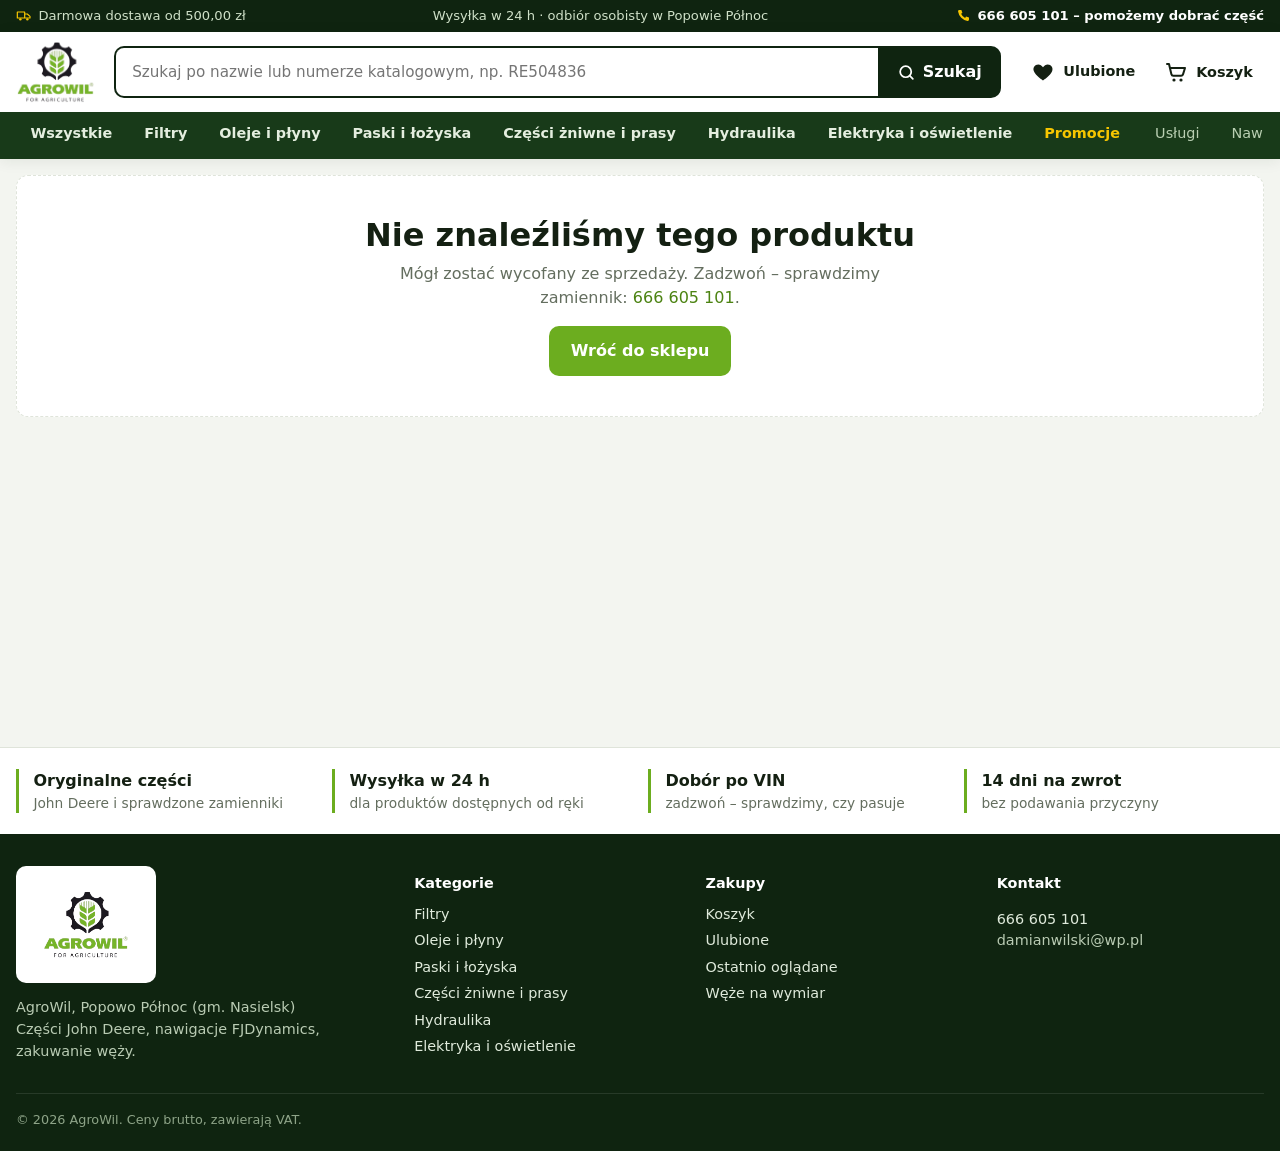
<file: produkt.html>
<!DOCTYPE html>
<html lang="pl">
<head>
<meta charset="utf-8"/>
<title>Produkt – Sklep AgroWil</title>
<meta content="width=device-width, initial-scale=1.0" name="viewport"/>
<meta content="Części i materiały eksploatacyjne John Deere w sklepie AgroWil." name="description"/>
<link href="logo_agrowil.png" rel="icon" type="image/png"/>
<link href="shop/shop.css" rel="stylesheet"/>
</head>
<body class="shop">
<div data-shop-header></div>
<main class="wrap shop-main" id="product"></main>
<div data-shop-footer></div>
<script defer src="shop/products.js"></script>
<script defer src="shop/photos.js"></script>
<script defer src="shop/images.js"></script>
<script defer src="shop/shopify-config.js"></script>
<script defer src="shop/shopify.js"></script>
<script defer src="shop/shop.js"></script>
<script defer src="shop/product.js"></script>
</body>
</html>
</file>
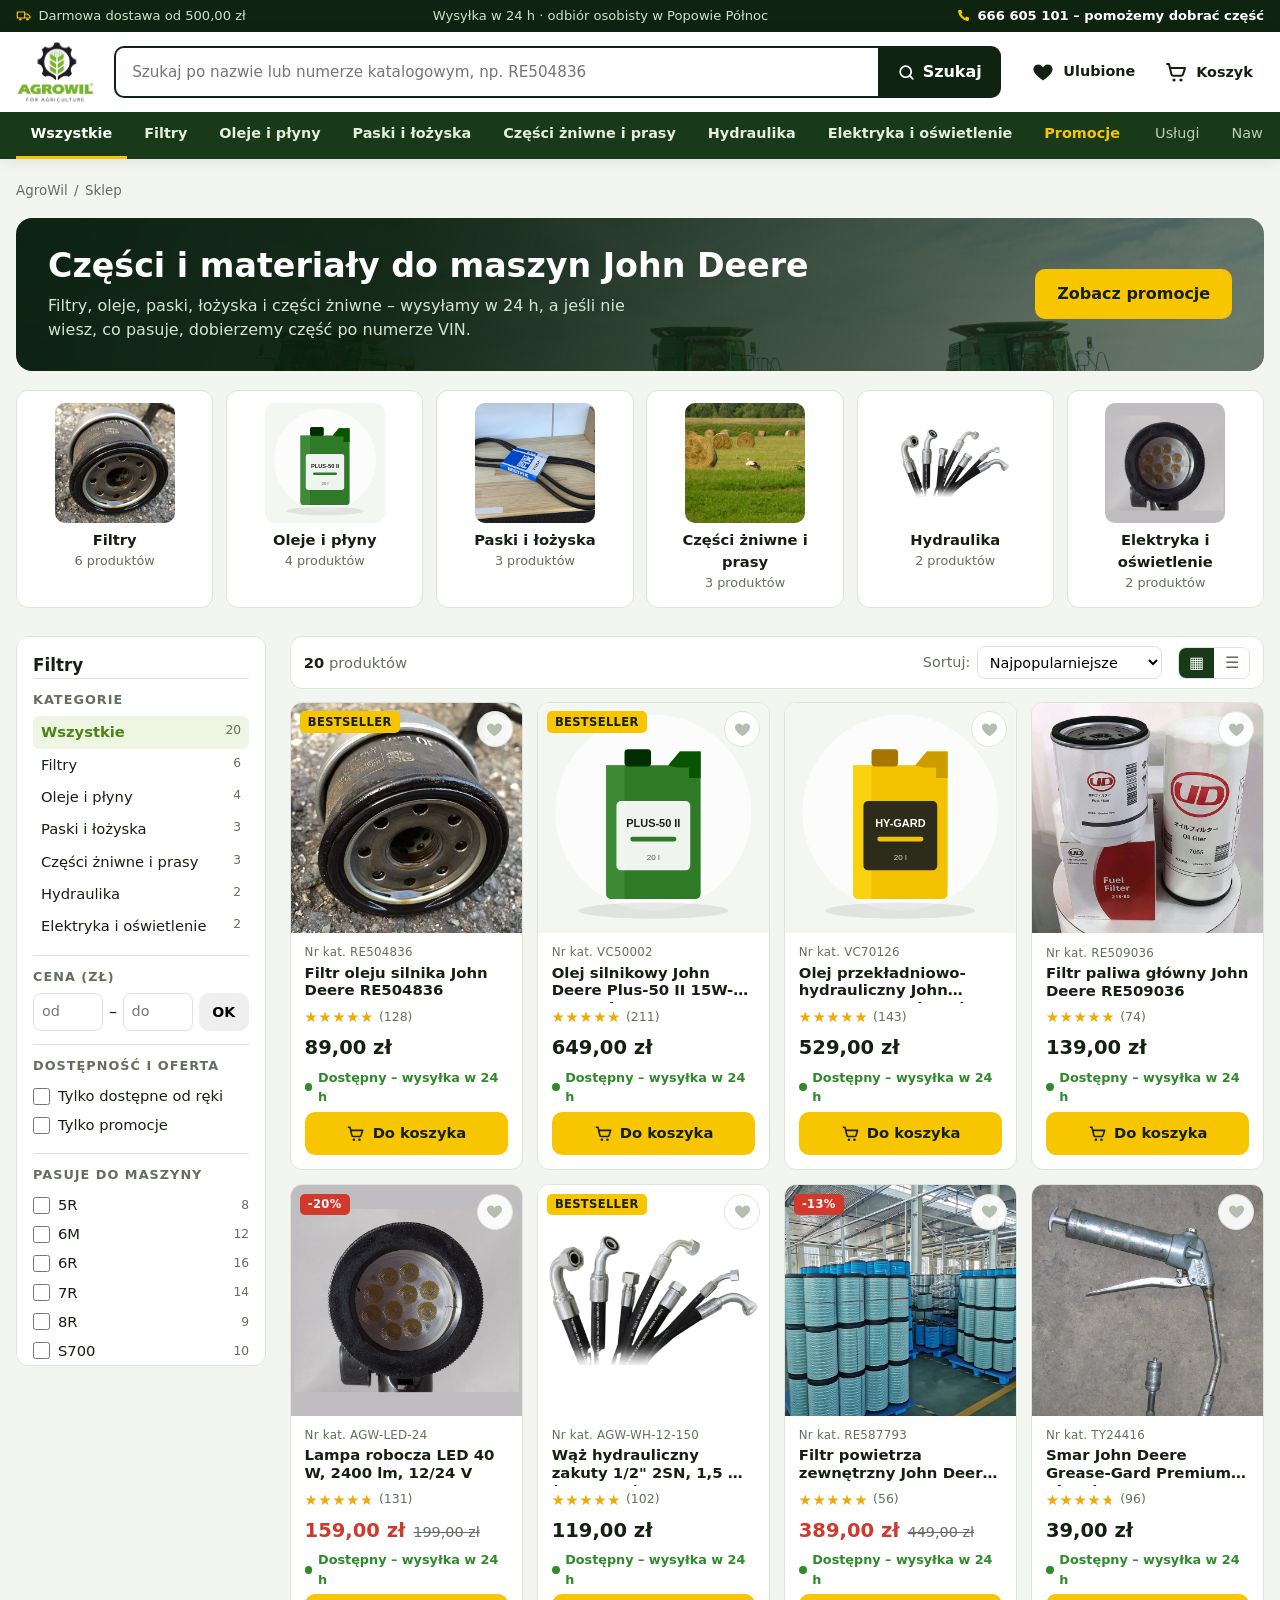
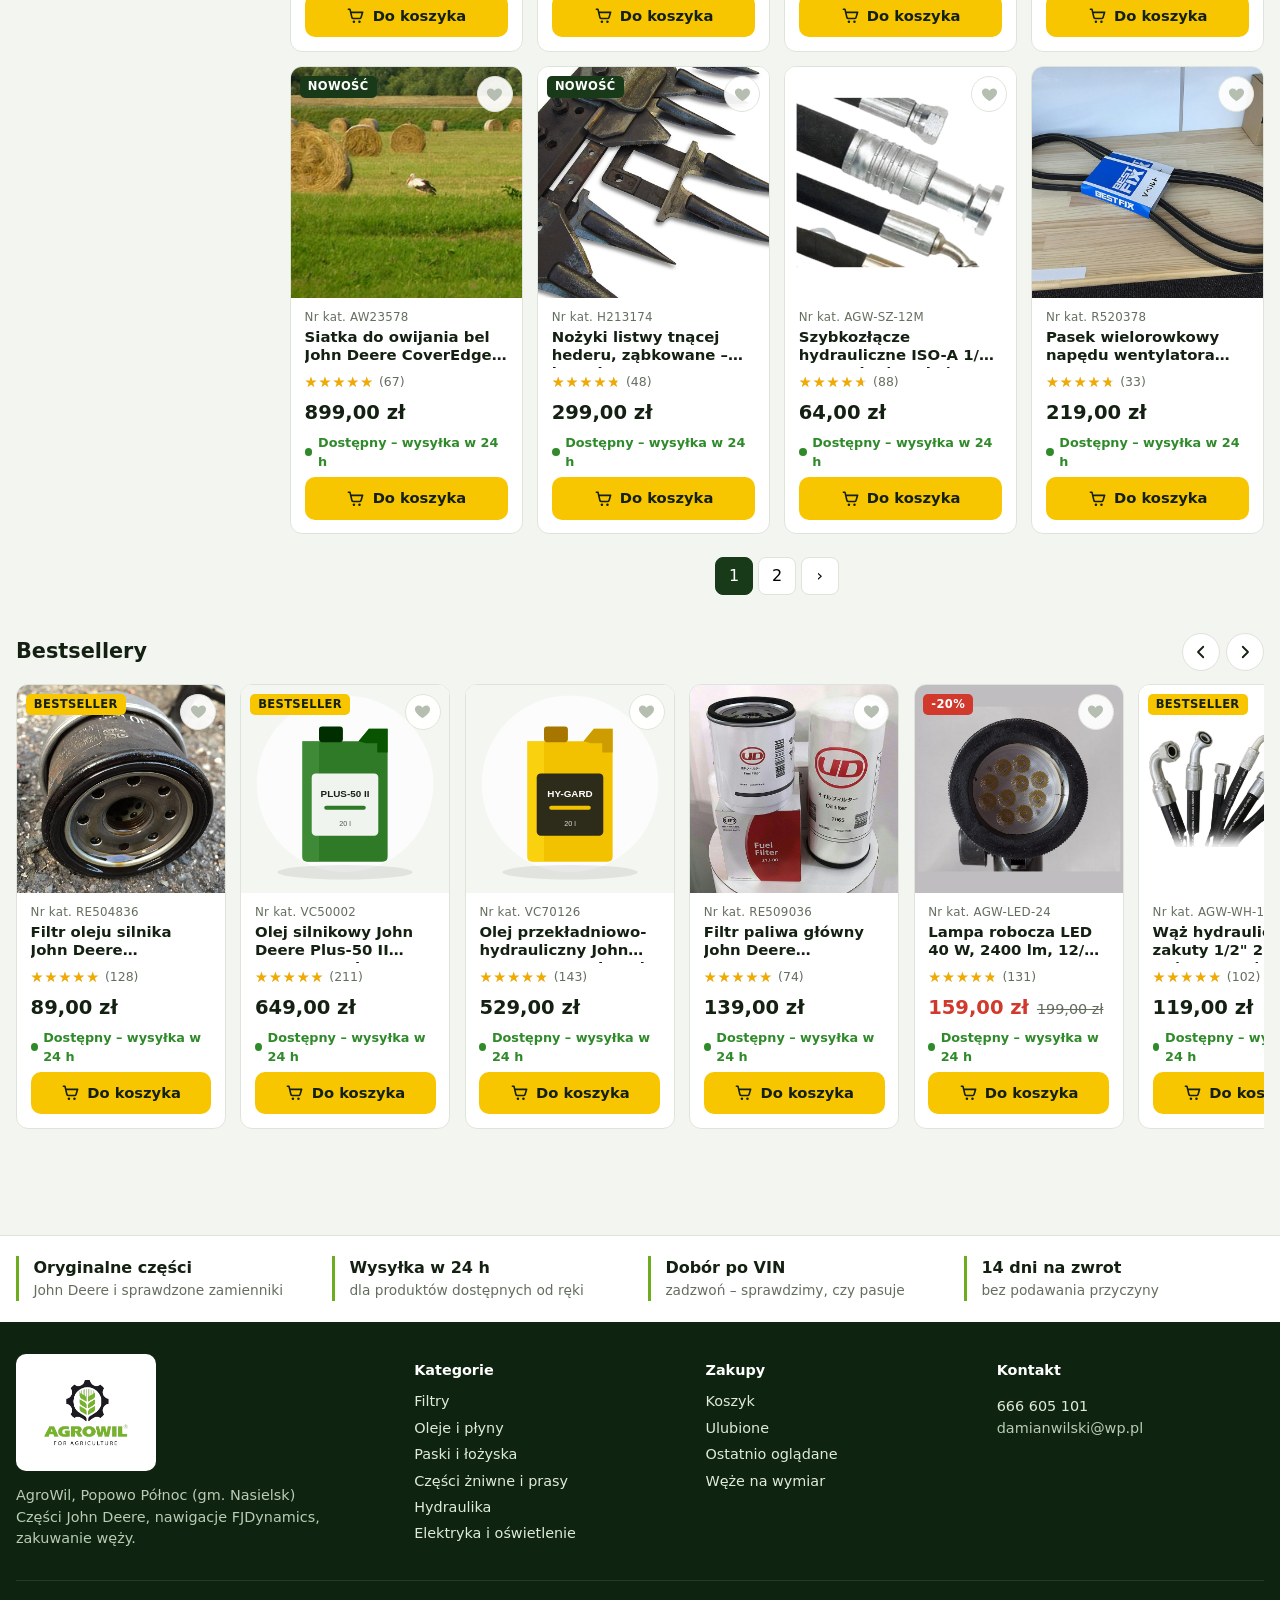
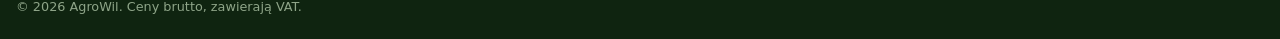
<file: sklep.html>
<!DOCTYPE html>
<html lang="pl">
<head>
<meta charset="utf-8"/>
<title>Sklep AgroWil – części John Deere</title>
<meta content="width=device-width, initial-scale=1.0" name="viewport"/>
<meta content="Sklep internetowy AgroWil – filtry, oleje, paski, łożyska, części żniwne i hydraulika do maszyn John Deere. Wysyłka w 24 h." name="description"/>
<link href="logo_agrowil.png" rel="icon" type="image/png"/>
<link href="shop/shop.css" rel="stylesheet"/>
</head>
<body class="shop">
<div data-shop-header></div>
<main class="wrap shop-main" id="listing"></main>
<div data-shop-footer></div>
<script defer src="shop/products.js"></script>
<script defer src="shop/photos.js"></script>
<script defer src="shop/images.js"></script>
<script defer src="shop/shopify-config.js"></script>
<script defer src="shop/shopify.js"></script>
<script defer src="shop/shop.js"></script>
<script defer src="shop/listing.js"></script>
</body>
</html>
</file>
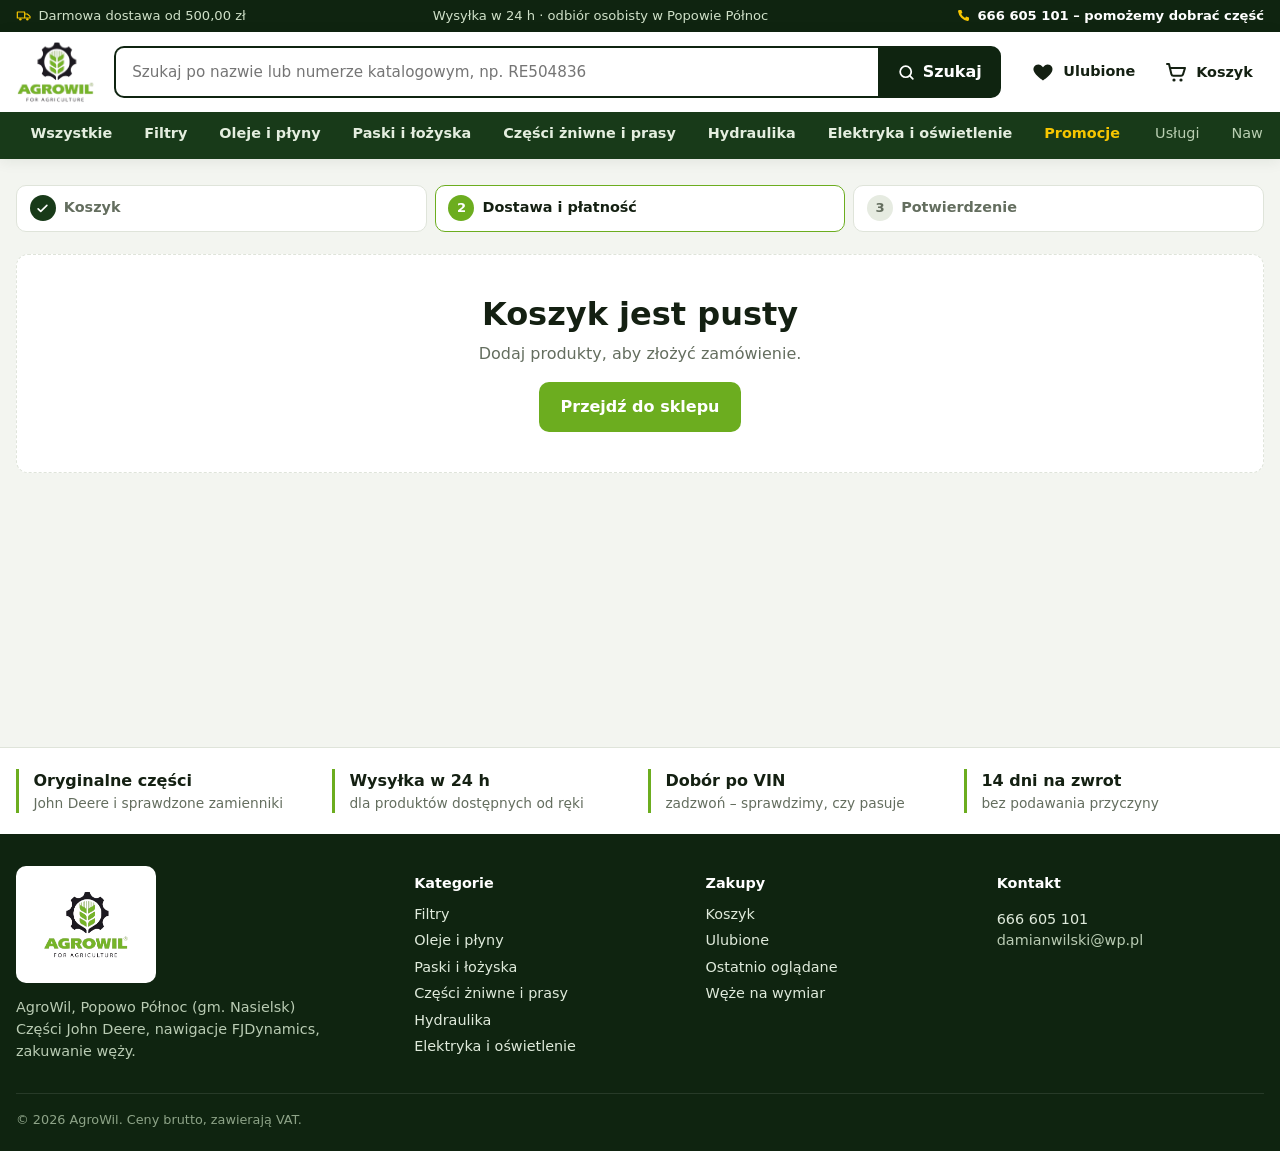
<file: zamowienie.html>
<!DOCTYPE html>
<html lang="pl">
<head>
<meta charset="utf-8"/>
<title>Dostawa i płatność – Sklep AgroWil</title>
<meta content="width=device-width, initial-scale=1.0" name="viewport"/>
<meta content="Składanie zamówienia w sklepie AgroWil." name="description"/>
<link href="logo_agrowil.png" rel="icon" type="image/png"/>
<link href="shop/shop.css" rel="stylesheet"/>
</head>
<body class="shop">
<div data-shop-header></div>
<main class="wrap shop-main" id="checkout"></main>
<div data-shop-footer></div>
<script defer src="shop/products.js"></script>
<script defer src="shop/photos.js"></script>
<script defer src="shop/images.js"></script>
<script defer src="shop/shopify-config.js"></script>
<script defer src="shop/shopify.js"></script>
<script defer src="shop/shop.js"></script>
<script defer src="shop/checkout.js"></script>
</body>
</html>
</file>
<file: style.css>
/* style.css – HYBRYDA POPRAWIONA MENU */

/* Zmienne i podstawy */
:root {
  --color-bg: #f5f7f4;
  --color-surface: #ffffff;
  --color-border: #dde3d9;
  --color-text: #172116;
  --color-muted: #6a7465;
  --color-accent: #188b2a;
  --color-accent-soft: #e5f4e8;
  --color-accent-secondary: #f7c600;
  --shadow-soft: 0 18px 45px rgba(5, 31, 9, 0.18);
  --radius-lg: 18px;
  --radius-xl: 26px;
}

*,
*::before,
*::after {
  box-sizing: border-box;
}

html {
  scroll-behavior: smooth;
}

body {
  margin: 0;
  padding: 0;
  font-family: system-ui, -apple-system, BlinkMacSystemFont, "Segoe UI", sans-serif;
  background-color: var(--color-bg);
  color: var(--color-text);
  line-height: 1.6;
}

img {
  max-width: 100%;
  display: block;
}

a {
  color: var(--color-accent);
  text-decoration: none;
}

a:hover {
  text-decoration: underline;
}

p {
  margin: 0 0 0.75rem;
}

ul {
  margin: 0 0 0.75rem 1.2rem;
  padding: 0;
}

/* Layout */
.container {
  width: min(1200px, 100% - 2.5rem);
  margin: 0 auto;
}

.section {
  padding: 4rem 0;
}

.section-header {
  max-width: 720px;
  margin: 0 auto 2.5rem;
  text-align: center;
}

.section-header h2 {
  margin: 0 0 0.75rem;
  font-size: clamp(1.6rem, 2vw, 2rem);
}

.section-header p {
  color: var(--color-muted);
  font-size: 0.98rem;
}

/* OFERTA – karty */
.section-offer {
  background: var(--color-bg);
}

.cards-grid {
  display: grid;
  grid-template-columns: repeat(2, minmax(0, 1fr));
  gap: 2rem;
}

.card {
  background: var(--color-surface);
  border-radius: var(--radius-lg);
  overflow: hidden;
  box-shadow: 0 14px 40px rgba(17, 36, 20, 0.09);
  display: flex;
  flex-direction: column;
  border: 1px solid rgba(216, 227, 213, 0.8);
}

.card-image img {
  width: 100%;
  height: 210px;
  object-fit: cover;
}

.card-body {
  padding: 1.3rem 1.4rem 1.4rem;
}

.card-body h3 {
  margin: 0 0 0.7rem;
  font-size: 1.15rem;
}

.card-body p {
  font-size: 0.95rem;
  color: var(--color-text);
}

.card-body ul {
  margin-top: 0.3rem;
  font-size: 0.92rem;
  color: var(--color-muted);
}

.card-body li + li {
  margin-top: 0.1rem;
}

/* FJD – z propozycji 1 */
.section-fjd {
  background: #0b150d;
  color: #f4f7f3;
  position: relative;
}

.section-fjd::before {
  content: "";
  position: absolute;
  inset: 0;
  background: radial-gradient(circle at 15% 0%, #f7c60020 0, transparent 38%),
              radial-gradient(circle at 85% 15%, #27c74a20 0, transparent 40%);
  pointer-events: none;
}

.section-fjd .section-header {
  position: relative;
}

.section-fjd .section-header p {
  color: #ced6cc;
}

.fjd-grid {
  position: relative;
  display: grid;
  grid-template-columns: repeat(2, minmax(0, 1fr));
  gap: 1.8rem;
}

.fjd-item {
  background: rgba(7, 18, 9, 0.95);
  border-radius: var(--radius-lg);
  padding: 1.3rem 1.3rem 1.4rem;
  border: 1px solid rgba(86, 112, 88, 0.7);
  display: flex;
  flex-direction: column;
  gap: 1rem;
  text-decoration: none;
  color: inherit;
  box-shadow: 0 12px 34px rgba(0, 0, 0, 0.18);
  transition: transform 0.15s ease, border-color 0.15s ease, box-shadow 0.15s ease;
}

.fjd-item:hover {
  transform: translateY(-2px);
  border-color: rgba(207, 224, 209, 0.75);
  box-shadow: 0 18px 44px rgba(0, 0, 0, 0.26);
  text-decoration: none;
}

.fjd-image {
  display: flex;
  align-items: center;
  justify-content: center;
  padding-top: 0.25rem;
}

.fjd-image img {
  width: 100%;
  height: 240px;
  object-fit: contain;
}

.fjd-body h3 {
  margin: 0 0 0.55rem;
  font-size: 1.05rem;
}

.fjd-body p {
  font-size: 0.92rem;
  color: #e0eadf;
}

.fjd-body ul {
  margin-top: 0.25rem;
  font-size: 0.88rem;
  color: #c1cdbc;
}

.fjd-body li + li {
  margin-top: 0.12rem;
}

.fjd-summary {
  position: relative;
  margin-top: 2.4rem;
  padding: 1.4rem 1.5rem 1.5rem;
  border-radius: var(--radius-lg);
  border: 1px dashed rgba(168, 191, 170, 0.9);
  background: rgba(5, 20, 8, 0.96);
}

.fjd-summary h3 {
  margin: 0 0 0.6rem;
  font-size: 1.02rem;
}

.fjd-summary ul {
  margin-left: 1.1rem;
  font-size: 0.9rem;
  color: #dde7dc;
}

/* Węże */
.section-hoses {
  background: var(--color-surface);
}

.hoses-layout {
  display: grid;
  grid-template-columns: minmax(0, 1.45fr) minmax(0, 1fr);
  gap: 2rem;
  align-items: start;
}

.hoses-text h3 {
  margin: 0 0 0.5rem;
  font-size: 1.05rem;
}

.hoses-text ul {
  font-size: 0.94rem;
  color: var(--color-muted);
}

.hoses-text li + li {
  margin-top: 0.12rem;
}

.hoses-gallery {
  display: grid;
  grid-template-columns: repeat(2, minmax(0, 1fr));
  gap: 0.6rem;
}

.hoses-gallery img {
  border-radius: 14px;
  border: 1px solid var(--color-border);
  background: #f8faf6;
  padding: 0.4rem;
}

/* Kukurydza */
.section-corn {
  background: radial-gradient(circle at 0 0, #f7c60018 0, transparent 40%),
              linear-gradient(180deg, #f8faf6 0, #edf4e8 100%);
}

.corn-layout {
  display: grid;
  grid-template-columns: minmax(0, 1.55fr) minmax(0, 1fr);
  gap: 2rem;
  align-items: center;
}

.corn-text h3 {
  margin: 0.3rem 0 0.4rem;
  font-size: 1.02rem;
}

.corn-text ul {
  font-size: 0.94rem;
  color: var(--color-muted);
}

.corn-text li + li {
  margin-top: 0.12rem;
}

.corn-image img {
  border-radius: var(--radius-xl);
  box-shadow: var(--shadow-soft);
  border: 2px solid rgba(212, 224, 207, 0.9);
  max-height: 320px;
  object-fit: cover;
}

/* O nas */
.about-layout {
  display: grid;
  grid-template-columns: minmax(0, 1.4fr) minmax(0, 1fr);
  gap: 2rem;
  align-items: start;
}

.about-text h3 {
  margin: 0.4rem 0 0.5rem;
  font-size: 1.02rem;
}

.about-text ul {
  font-size: 0.94rem;
  color: var(--color-muted);
}

.about-text li + li {
  margin-top: 0.12rem;
}

.about-gallery {
  display: grid;
  gap: 1rem;
}

.about-gallery figure {
  margin: 0;
  background: var(--color-surface);
  border-radius: 16px;
  overflow: hidden;
  border: 1px solid var(--color-border);
  box-shadow: 0 10px 26px rgba(12, 29, 13, 0.1);
}

.about-gallery img {
  max-height: 190px;
  width: 100%;
  object-fit: cover;
}

.about-gallery figcaption {
  padding: 0.6rem 0.9rem 0.8rem;
  font-size: 0.88rem;
  color: var(--color-muted);
}

/* Galeria */
.section-gallery {
  background: var(--color-surface);
}

.gallery-grid {
  display: grid;
  grid-template-columns: repeat(4, minmax(0, 1fr));
  gap: 1rem;
}

.gallery-item {
  margin: 0;
  background: #f7faf5;
  border-radius: 14px;
  overflow: hidden;
  border: 1px solid var(--color-border);
}

.gallery-item img {
  height: 150px;
  width: 100%;
  object-fit: cover;
}

.gallery-item figcaption {
  padding: 0.5rem 0.7rem 0.8rem;
  font-size: 0.86rem;
  color: var(--color-muted);
}

/* Kontakt – karty */
.section-contact {
  background: linear-gradient(180deg, #0d4a19 0, #05220b 100%);
  color: #f2f7f2;
}

.section-contact .section-header {
  text-align: left;
  max-width: 720px;
}

.section-contact .section-header p {
  color: #d5e4d6;
}

.contact-layout {
  display: grid;
  grid-template-columns: repeat(2, minmax(0, 1fr));
  gap: 1.6rem;
  margin-top: 1rem;
}

.contact-card {
  background: rgba(4, 20, 9, 0.95);
  border-radius: 18px;
  padding: 1.3rem 1.4rem 1.5rem;
  border: 1px solid rgba(144, 180, 148, 0.8);
}

.contact-card h3 {
  margin: 0 0 0.6rem;
  font-size: 1.02rem;
}

.contact-card p {
  font-size: 0.93rem;
}

.contact-phone-label {
  margin-top: 0.6rem;
  margin-bottom: 0.1rem;
  font-weight: 600;
}

.contact-phone-value a {
  font-weight: 700;
  color: #ffffff;
  font-size: 1.05rem;
}

.contact-hours {
  margin-top: 0.7rem;
  font-size: 0.9rem;
  color: #d1e1d3;
}

/* Mapa kontaktowa */
.contact-map-wrapper {
  margin-top: 2rem;
}

.contact-map {
  border-radius: 18px;
  overflow: hidden;
  border: 1px solid rgba(144, 180, 148, 0.8);
  box-shadow: 0 18px 40px rgba(0, 0, 0, 0.35);
}

.contact-map iframe {
  width: 100%;
  height: 360px;
  border: 0;
}

/* Stopka */
.site-footer {
  background: #020904;
  color: #a2afa5;
  padding: 1.2rem 0 1.6rem;
  font-size: 0.86rem;
}

.footer-inner {
  display: flex;
  flex-direction: column;
  gap: 0.2rem;
  text-align: center;
}

.footer-note {
  color: #7f8b82;
}

/* PRZYCISKI */
.btn {
  display: inline-flex;
  align-items: center;
  justify-content: center;
  padding: 0.7rem 1.5rem;
  border-radius: 999px;
  font-size: 0.95rem;
  font-weight: 600;
  border: none;
  cursor: pointer;
  text-decoration: none;
  transition: transform 0.12s ease, box-shadow 0.12s ease, background-color 0.12s ease, color 0.12s ease;
}

.btn-primary {
  background: linear-gradient(100deg, var(--color-accent), #0f5f1d);
  color: #ffffff;
  box-shadow: 0 14px 30px rgba(1, 27, 9, 0.45);
}

.btn-primary:hover {
  transform: translateY(-1px);
  box-shadow: 0 16px 36px rgba(1, 27, 9, 0.55);
  text-decoration: none;
}

/* Warianty w hero */
.btn-main {
  background: linear-gradient(115deg, var(--color-accent), #0c4d1a);
  color: #ffffff;
  box-shadow: 0 15px 35px rgba(0, 0, 0, 0.35);
}

.btn-main:hover {
  transform: translateY(-1px);
  box-shadow: 0 18px 42px rgba(0, 0, 0, 0.45);
  text-decoration: none;
}

.btn-ghost {
  border: 1px solid rgba(220, 233, 224, 0.9);
  background: rgba(5, 23, 11, 0.55);
  color: #e5f1e6;
}

.btn-ghost:hover {
  background: rgba(235, 245, 237, 0.12);
}

/* === HEADER / HERO Z PROPOZYCJI 2 – UJEDNOLICONY === */

.hero-header {
  position: relative;
  min-height: 100vh;
  background-image:
    linear-gradient(135deg, rgba(2, 15, 5, 0.84), rgba(5, 48, 17, 0.9)),
    url("jd1.jpg");
  background-size: cover;
  background-position: center;
  color: #ffffff;
  display: flex;
  flex-direction: column;
}

.hero-overlay {
  position: absolute;
  inset: 0;
  background:
    radial-gradient(circle at 10% 0%, rgba(247, 198, 0, 0.25) 0, transparent 50%),
    radial-gradient(circle at 90% 10%, rgba(24, 133, 42, 0.3) 0, transparent 45%);
  pointer-events: none;
}

/* NAVIGATION */

.hero-nav {
  position: sticky;
  top: 0;
  left: 0;
  right: 0;
  width: 100%;
  z-index: 40;

  /* Frosted glass */
  background: rgba(3, 18, 8, 0.38);
  -webkit-backdrop-filter: blur(16px) saturate(140%);
  backdrop-filter: blur(16px) saturate(140%);

  border-bottom: 1px solid rgba(154, 178, 160, 0.28);
  box-shadow: 0 10px 28px rgba(0, 0, 0, 0.22);
}


/* ta sama wysokość i logo NA GÓRZE i po scrollu – różni się tylko tłem */
.nav-inner {
  width: min(1200px, 100% - 2.5rem);
  margin: 0 auto;
  display: flex;
  align-items: center;
  justify-content: space-between;
  gap: 1.5rem;
  padding: 0.7rem 0.1rem;
  transition: background-color 0.18s ease, border-color 0.18s ease, box-shadow 0.18s ease;
}

.nav-logo img {
  height: 120px; /* ZNACZNIE WIĘKSZE LOGO */
  width: auto;
}



.nav-links ul {
  list-style: none;
  display: flex;
  align-items: center;
  gap: 1.6rem;
  margin: 0;
}

.nav-links a {
  font-size: 0.95rem;
  font-weight: 500;
  color: #f5f8f4;
  position: relative;
  padding-bottom: 0.25rem;
}

.nav-links a::after {
  content: "";
  position: absolute;
  left: 0;
  bottom: 0;
  width: 0;
  height: 2px;
  border-radius: 999px;
  background: linear-gradient(90deg, #f7c600, #ffffff);
  transition: width 0.16s ease;
}

.nav-links a:hover::after {
  width: 100%;
}

.nav-phone {
  display: flex;
  align-items: center;
  gap: 0.35rem;
  font-size: 0.9rem;
  white-space: normal;
  overflow-wrap: anywhere;
}

.nav-phone span {
  color: #c0d6c4;
}

.nav-phone a {
  color: #ffffff;
  font-weight: 600;
}

/* burger */

.nav-burger {
  display: none;
  width: 44px;
  height: 44px;
  border-radius: 999px;
  border: 1px solid rgba(203, 220, 205, 0.9);
  background: rgba(1, 15, 5, 0.6);
  padding: 0;
  cursor: pointer;
  align-items: center;
  justify-content: center;
}

.nav-burger span {
  display: block;
  width: 18px;
  height: 2px;
  border-radius: 999px;
  background: #f3f7f2;
  transition: transform 0.18s ease, opacity 0.18s ease, translate 0.18s ease;
}

.nav-burger span + span {
  margin-top: 4px;
}

.nav-burger.is-open span:nth-child(1) {
  transform: rotate(45deg);
  translate: 0 5px;
}

.nav-burger.is-open span:nth-child(2) {
  opacity: 0;
}

.nav-burger.is-open span:nth-child(3) {
  transform: rotate(-45deg);
  translate: 0 -5px;
}

/* HERO CONTENT */

.hero-content {
  position: relative;
  flex: 1;
  width: min(1200px, 100% - 2.5rem);
  margin: 0 auto;
  display: grid;
  grid-template-columns: minmax(0, 1.6fr) minmax(0, 1.1fr);
  gap: 2.6rem;
  align-items: center;
  padding: 2rem 0 3.5rem;
}

.hero-text h1 {
  margin: 0 0 0.7rem;
  font-size: clamp(2.1rem, 3vw, 2.7rem);
  letter-spacing: 0.02em;
}

.hero-text p {
  font-size: 0.98rem;
  max-width: 36rem;
}

.hero-list {
  margin: 1.1rem 0 0.9rem 1.05rem;
  font-size: 0.94rem;
}

.hero-actions {
  margin-top: 1.3rem;
  display: flex;
  flex-wrap: wrap;
  gap: 0.8rem;
}

.hero-note {
  margin-top: 0.6rem;
  font-size: 0.86rem;
  color: #d5e4d5;
}

/* hero side */

.hero-side {
  align-self: stretch;
  display: flex;
  flex-direction: column;
  gap: 1.4rem;
}

.hero-card {
  background: rgba(3, 18, 7, 0.86);
  border-radius: var(--radius-xl);
  overflow: hidden;
  border: 1px solid rgba(153, 176, 150, 0.85);
  box-shadow: var(--shadow-soft);
}

.hero-card img {
  width: 100%;
  height: 210px;
  object-fit: cover;
}

.hero-card-text {
  padding: 1rem 1.2rem 1.2rem;
}

.hero-card-text h2 {
  margin: 0 0 0.4rem;
  font-size: 1.1rem;
}

.hero-card-text p {
  margin: 0;
  font-size: 0.92rem;
  color: #dde7db;
}

.hero-pills {
  display: flex;
  flex-wrap: wrap;
  gap: 0.4rem;
}

.hero-pills span {
  font-size: 0.78rem;
  text-transform: uppercase;
  letter-spacing: 0.12em;
  padding: 0.3rem 0.7rem;
  border-radius: 999px;
  border: 1px solid rgba(207, 224, 209, 0.9);
  background: rgba(3, 21, 7, 0.75);
  color: #f6f9f5;
}

/* Responsywność */
@media (max-width: 992px) {
  .cards-grid,
  .fjd-grid,
  .hoses-layout,
  .corn-layout,
  .about-layout,
  .gallery-grid,
  .contact-layout {
    grid-template-columns: repeat(2, minmax(0, 1fr));
  }

  .hero-content {
    grid-template-columns: minmax(0, 1.4fr) minmax(0, 1.1fr);
    gap: 1.8rem;
  }
}

@media (max-width: 768px) {
  :root {
  }
  .nav-inner {
    padding: 0.5rem 0.1rem;
  }

  .nav-logo img {
    height: 80px; /* mniejsze, ale nadal spore logo na mobile */
  }

  .nav-burger {
    display: inline-flex;
  }

  .nav-links {
    position: absolute;
    inset: 100% 0 auto 0;
    background: rgba(3, 17, 7, 0.98);
    border-bottom: 1px solid rgba(154, 178, 160, 0.9);
    display: none;
  }

  .nav-links.is-open {
    display: block;
  }

  .nav-links ul {
    flex-direction: column;
    align-items: flex-start;
    gap: 0.35rem;
    padding: 0.6rem 1.2rem 0.9rem;
  }

  .nav-phone {
    display: none;
  }

  .hero-content {
    grid-template-columns: 1fr;
    padding-top: 1.4rem;
  }

  .hero-side {
    order: -1;
  }

  .hero-header {
    min-height: auto;
    padding-bottom: 1.6rem;
  }

  .section {
    padding: 3rem 0;
  }

  .cards-grid,
  .fjd-grid,
  .hoses-layout,
  .corn-layout,
  .about-layout,
  .gallery-grid,
  .contact-layout {
    grid-template-columns: 1fr;
  }

  .gallery-item img {
    height: 180px;
  }

  .contact-map iframe {
    height: 300px;
  }
}

@media (max-width: 480px) {
  .container {
    width: min(100% - 1.6rem, 100%);
  }

  .hero-content {
    width: min(100% - 1.6rem, 100%);
  }

  .hero-header {
    padding: 0 0 2.6rem;
  }

  .hero-text h1 {
    font-size: 1.9rem;
  }

  .hero-actions {
    flex-direction: column;
    align-items: stretch;
  }

  .section {
    padding: 2.6rem 0;
  }

  .cards-grid {
    gap: 1.4rem;
  }

  .gallery-grid {
    grid-template-columns: 1fr;
  }

  .contact-map iframe {
    height: 260px;
  }
}
/* Proste menu boczne – pokazuje się po wyjechaniu z headera */
/* Boczne menu (desktop) – wysuwane, prostokątne */
.side-nav {
  --drawer-width: 220px;
  --handle-width: 54px;

  position: fixed;
  top: 50%;
  right: calc(var(--handle-width) - var(--drawer-width));
  transform: translateY(-50%);

  width: var(--drawer-width);
  display: flex;
  flex-direction: column;
  gap: 0.4rem;

  padding: 0.55rem;
  background: rgba(255, 255, 255, 0.94);
  backdrop-filter: blur(10px);
  border: 1px solid var(--color-border);
  border-radius: 18px;
  box-shadow: 0 14px 34px rgba(15, 32, 19, 0.2);

  z-index: 15;

  opacity: 0;
  pointer-events: none;

  transition: right 0.22s ease, opacity 0.18s ease, box-shadow 0.22s ease;
}

/* Widoczne po zjechaniu z hero (kontroluje JS) */
.side-nav--visible {
  opacity: 1;
  pointer-events: auto;
}

/* Otwórz wysuwane menu: hover / focus / toggle (klik) */
.side-nav--visible:hover,
.side-nav--visible:focus-within,
.side-nav--visible.side-nav--open {
  right: 1rem;
  box-shadow: 0 18px 42px rgba(15, 32, 19, 0.24);
}

/* Przycisk/uchwyt */
.side-nav__toggle {
  width: calc(var(--handle-width) - 10px);
  height: 44px;

  align-self: flex-start;

  border-radius: 14px;
  border: 1px solid rgba(18, 54, 26, 0.18);
  background: rgba(7, 18, 9, 0.06);

  display: flex;
  align-items: center;
  justify-content: center;

  color: rgba(12, 54, 26, 0.92);
  font-size: 1.05rem;
  line-height: 1;

  cursor: pointer;
  transition: background 0.15s ease, transform 0.15s ease;
}

.side-nav__toggle:hover {
  background: rgba(7, 18, 9, 0.1);
  transform: translateY(-1px);
}

.side-nav__toggle:active {
  transform: translateY(0);
}

/* Lista linków – domyślnie schowana (gdy menu jest zwinięte) */
.side-nav__items {
  display: flex;
  flex-direction: column;
  gap: 0.35rem;

  overflow: hidden;
  max-height: 0;
  opacity: 0;
  transform: translateX(6px);

  pointer-events: none;

  transition: max-height 0.22s ease, opacity 0.18s ease, transform 0.22s ease;
}

/* Pokaż linki, gdy menu otwarte */
.side-nav--visible:hover .side-nav__items,
.side-nav--visible:focus-within .side-nav__items,
.side-nav--visible.side-nav--open .side-nav__items {
  max-height: 520px;
  opacity: 1;
  transform: translateX(0);
  pointer-events: auto;
}

.side-nav a {
  width: 100%;
  min-height: 38px;

  border-radius: 12px;

  display: flex;
  align-items: center;
  justify-content: center;

  padding: 0.6rem 0.75rem;

  font-size: 0.86rem;
  line-height: 1.15;
  text-align: center;

  white-space: normal;
  overflow-wrap: anywhere;

  color: var(--color-muted);
  text-decoration: none;

  transition: background 0.15s ease, color 0.15s ease, transform 0.15s ease;
}

.side-nav a:hover {
  background: var(--color-accent-soft);
  color: var(--color-accent);
  transform: translateY(-1px);
}

.side-nav a:active {
  transform: translateY(0);
}

/* Boczne menu tylko na większych ekranach */
@media (max-width: 992px) {
  .side-nav {
    display: none;
  }
}


@media (max-width: 600px) {
  .fjd-item {
    flex-direction: column;
    align-items: center;
  }

  .fjd-image {
    flex: none;
    width: min(320px, 100%);
  }
}


/* Subpage helper */
.fjd-grid--single { grid-template-columns: 1fr; }

/* FJD scroll "reveal" – karty wychodzą spod poprzednich (pinned section) */
.fjd-scroll {
  position: relative;
  margin-top: 2.2rem;
}

.fjd-pin {
  position: sticky;
  top: 0;
  height: 100vh;
  display: flex;
  align-items: center;
  justify-content: center;
  padding: 1.2rem 0;
}

.fjd-stack {
  position: relative;
  width: min(980px, 100%);
  height: min(92vh, 920px);
}

.fjd-scroll .fjd-item {
  position: absolute;
  inset: 0;
  height: 100%;
  transform: translateY(0);
  opacity: 0;
  pointer-events: none;
  padding: clamp(1.05rem, 1.2vw, 1.35rem);
  gap: clamp(0.75rem, 1vw, 1rem);
  will-change: opacity;
  transition: opacity 420ms ease;
}



/* FJD (pinned) – wypełnij kafelek treścią: większy obrazek, mniej pustej przestrzeni */
.fjd-scroll .fjd-item {
  display: flex;
  flex-direction: column;
}

.fjd-scroll .fjd-image {
  flex: 1 1 0;
  min-height: clamp(280px, 40vh, 560px);
  padding-top: 0;
  margin: 0.45rem 0 0.35rem;
}

.fjd-scroll .fjd-image img {
  width: min(920px, 100%);
  height: 100%;
  max-height: 100%;
  object-fit: contain;
}

.fjd-scroll .fjd-body--bottom p {
  margin-top: 0.4rem;
}

/* Bez JS: pokaż pierwszy kafelek */
.fjd-scroll .fjd-item:first-child {
  opacity: 1;
  transform: translateY(0);
  pointer-events: auto;
}


.fjd-scroll .fjd-item.is-leaving {
  opacity: 0;
  pointer-events: none;
}

.fjd-scroll .fjd-item.is-active {
  opacity: 1;
  pointer-events: auto;
}

.fjd-scroll .fjd-image img {
  height: clamp(220px, 30vh, 320px);
}

/* FJD (pinned): dopasowanie typografii, żeby nic nie wychodziło poza kafelek (bez scrollowania w środku) */
.fjd-scroll .fjd-body h3 {
  font-size: clamp(1rem, 0.95vw, 1.05rem);
  margin-bottom: 0.5rem;
}

.fjd-scroll .fjd-body p {
  font-size: clamp(0.86rem, 0.85vw, 0.92rem);
  line-height: 1.45;
  margin-bottom: 0.55rem;
}

.fjd-scroll .fjd-body ul {
  font-size: clamp(0.82rem, 0.8vw, 0.88rem);
  line-height: 1.42;
  margin: 0 0 0 1.1rem;
}

@media (max-width: 991px), (prefers-reduced-motion: reduce) {
  .fjd-scroll {
    height: auto !important;
  }

  .fjd-pin {
    position: static;
    height: auto;
    padding: 0;
  }

  .fjd-stack {
    height: auto;
    display: grid;
    gap: 1.8rem;
  }

  .fjd-scroll .fjd-item {
    position: static;
    inset: auto;
    height: auto;
    transform: none !important;
    opacity: 1 !important;
    pointer-events: auto;
  }
}



/* === Patch: blurred mobile dropdown for the top menu === */
@media (max-width: 900px) {
  .nav-links {
    background: rgba(3, 17, 7, 0.72);
    -webkit-backdrop-filter: blur(16px) saturate(140%);
    backdrop-filter: blur(16px) saturate(140%);
  }
}

/* Fallback if backdrop-filter is not supported */
@supports not ((-webkit-backdrop-filter: blur(1px)) or (backdrop-filter: blur(1px))) {
  .hero-nav { background: rgba(3, 18, 8, 0.92); }
  @media (max-width: 900px) {
    .nav-links { background: rgba(3, 17, 7, 0.95); }
  }
}
</file>
<file: shop/shop.css>
/* shop/shop.css – sklep AgroWil */

:root {
  --bg: #f3f5f0;
  --surface: #ffffff;
  --line: #dfe4da;
  --ink: #142012;
  --muted: #646e5f;
  --forest: #0f2410;
  --forest-2: #183a19;
  --lime: #6cad1f;
  --lime-d: #4c8312;
  --lime-soft: #eef6e3;
  --yellow: #f7c600;
  --yellow-d: #e0b200;
  --sale: #d0392b;
  --ok: #2f8a2a;
  --warn: #c77800;
  --radius: 12px;
  --shadow: 0 10px 30px rgba(15, 36, 16, 0.1);
}

*, *::before, *::after { box-sizing: border-box; }

body.shop {
  margin: 0;
  font-family: system-ui, -apple-system, BlinkMacSystemFont, "Segoe UI", sans-serif;
  background: var(--bg);
  color: var(--ink);
  line-height: 1.5;
}

body.no-scroll { overflow: hidden; }

/* pola i kotwice nie chowają się pod przyklejonym nagłówkiem */
.shop input, .shop textarea, .shop [id] { scroll-margin-top: calc(var(--shop-header-h, 130px) + 16px); }

.shop img { max-width: 100%; display: block; }
.shop a { color: var(--lime-d); text-decoration: none; }
.shop a:hover { text-decoration: underline; }
.shop svg { display: block; }
.shop h1, .shop h2, .shop h3 { line-height: 1.2; }

.wrap { width: min(1280px, 100% - 2rem); margin: 0 auto; }
.shop-main { padding: 1rem 0 3rem; min-height: 60vh; }

/* ---------- Przyciski ---------- */
.btn {
  display: inline-flex; align-items: center; justify-content: center; gap: .5rem;
  padding: .75rem 1.3rem; border-radius: 10px; border: 1px solid transparent;
  font: inherit; font-weight: 700; cursor: pointer; text-decoration: none !important;
  transition: background .15s, transform .1s, box-shadow .15s;
}
.btn svg { width: 18px; height: 18px; }
.btn--primary { background: var(--lime); color: #fff !important; }
.btn--primary:hover { background: var(--lime-d); }
.btn--primary:disabled { background: #a9b6a0; cursor: not-allowed; }
.btn--ghost { background: #fff; border-color: var(--line); color: var(--ink) !important; }
.btn--ghost:hover { border-color: var(--lime); }
.btn--yellow { background: var(--yellow); color: var(--ink) !important; }
.btn--yellow:hover { background: var(--yellow-d); }
.btn--glass { background: rgba(255, 255, 255, .1); border-color: rgba(255, 255, 255, .45); color: #fff !important; }
.btn--glass:hover { background: rgba(255, 255, 255, .18); }
.btn--small { padding: .45rem .8rem; font-size: .88rem; }
.btn--block { width: 100%; }

.btn-cart {
  display: inline-flex; align-items: center; justify-content: center; gap: .45rem;
  width: 100%; padding: .65rem .8rem; border: 0; border-radius: 10px;
  background: var(--yellow); color: var(--ink) !important; font: inherit; font-weight: 800; font-size: .92rem;
  cursor: pointer; text-decoration: none !important; transition: background .15s, transform .1s;
}
.btn-cart:hover { background: var(--yellow-d); }
.btn-cart:active { transform: scale(.98); }
.btn-cart svg { width: 19px; height: 19px; }
.btn-cart--ghost { background: transparent; border: 1px solid var(--line); font-weight: 600; }
.btn-cart--ghost:hover { background: var(--lime-soft); }
.btn-cart--big { padding: .9rem 1.4rem; font-size: 1.02rem; flex: 1; }

.icon-btn {
  display: inline-grid; place-items: center; width: 40px; height: 40px; padding: 0;
  border: 1px solid var(--line); border-radius: 10px; background: #fff; color: var(--ink); cursor: pointer;
}
.icon-btn svg { width: 20px; height: 20px; }
.icon-btn:hover { border-color: var(--lime); color: var(--lime-d); }
.icon-btn--add { background: var(--yellow); border-color: var(--yellow); }

.link-btn { background: none; border: 0; padding: 0; font: inherit; font-size: .9rem; color: var(--lime-d); cursor: pointer; }
.link-btn:hover { text-decoration: underline; }

/* ---------- Pasek górny ---------- */
.topbar { background: var(--forest); color: #cfe0c8; font-size: .82rem; }
.topbar__inner { display: flex; justify-content: space-between; align-items: center; gap: 1rem; padding: .4rem 0; }
.topbar span, .topbar a { display: inline-flex; align-items: center; gap: .4rem; }
.topbar a { color: #fff !important; font-weight: 600; }
.topbar svg { width: 16px; height: 16px; color: var(--yellow); }

/* ---------- Nagłówek ---------- */
.shop-header { position: sticky; top: 0; z-index: 50; background: #fff; box-shadow: 0 2px 14px rgba(15, 36, 16, .08); }
.shop-header__row { display: flex; align-items: center; gap: 1.2rem; padding: .55rem 0; }
.shop-logo { display: flex; align-items: center; gap: .1rem; flex-shrink: 0; text-decoration: none !important; }
.shop-logo img { height: 62px; width: auto; max-width: none; }
.shop-burger { display: none; }

.shop-search { position: relative; flex: 1; display: flex; }
.shop-search input {
  flex: 1; min-width: 0; padding: .78rem 1rem; font: inherit; font-size: .95rem;
  border: 2px solid var(--forest); border-right: 0; border-radius: 10px 0 0 10px; outline: none;
}
.shop-search input:focus { border-color: var(--lime); }
.shop-search input:focus + button { background: var(--lime); }
.shop-search button {
  display: flex; align-items: center; gap: .4rem; padding: 0 1.2rem; border: 0; border-radius: 0 10px 10px 0;
  background: var(--forest); color: #fff; font: inherit; font-weight: 700; cursor: pointer;
}
.shop-search button svg { width: 19px; height: 19px; }

.suggest {
  position: absolute; top: calc(100% + 6px); left: 0; right: 0; z-index: 60;
  background: #fff; border: 1px solid var(--line); border-radius: var(--radius); box-shadow: var(--shadow);
  max-height: 70vh; overflow: auto; padding: .35rem;
}
.suggest a { display: flex; align-items: center; gap: .75rem; padding: .45rem .55rem; border-radius: 8px; color: var(--ink) !important; text-decoration: none !important; }
.suggest a:hover, .suggest a.is-active { background: var(--lime-soft); }
.suggest__img { width: 46px; height: 46px; flex-shrink: 0; border-radius: 6px; overflow: hidden; }
.suggest__txt { flex: 1; min-width: 0; display: flex; flex-direction: column; font-size: .9rem; }
.suggest__txt b { font-weight: 600; white-space: nowrap; overflow: hidden; text-overflow: ellipsis; }
.suggest__txt small { color: var(--muted); }
.suggest__price { font-weight: 800; white-space: nowrap; }
.suggest__cat { font-size: .9rem; }
.suggest__all { justify-content: center; font-weight: 700; color: var(--lime-d) !important; border-top: 1px solid var(--line); border-radius: 0 !important; }
.suggest__empty { padding: .8rem; font-size: .9rem; color: var(--muted); }

.shop-actions { display: flex; gap: .4rem; flex-shrink: 0; }
.shop-action {
  position: relative; display: flex; align-items: center; gap: .5rem; padding: .5rem .7rem; border-radius: 10px;
  color: var(--ink) !important; font-weight: 600; font-size: .9rem; text-decoration: none !important;
}
.shop-action:hover { background: var(--lime-soft); }
.shop-action svg { width: 24px; height: 24px; }
.shop-action__txt { display: flex; flex-direction: column; line-height: 1.15; }
.shop-action__txt small { font-weight: 800; color: var(--lime-d); }
.bubble {
  position: absolute; top: 2px; left: 22px; min-width: 19px; height: 19px; padding: 0 5px; border-radius: 99px;
  background: var(--sale); color: #fff; font-size: .7rem; line-height: 19px; text-align: center;
}
.bubble[hidden] { display: none; }

.cats { background: var(--forest-2); }
.cats__inner { display: flex; gap: .2rem; overflow-x: auto; scrollbar-width: none; }
.cats__inner::-webkit-scrollbar { display: none; }
.cats a {
  padding: .7rem .9rem; color: #e4eedf !important; font-size: .9rem; font-weight: 600; white-space: nowrap;
  border-bottom: 3px solid transparent; text-decoration: none !important;
}
.cats a:hover { background: rgba(255, 255, 255, .07); }
.cats a.is-active { border-bottom-color: var(--yellow); color: #fff !important; }
.cats .cats__promo { color: var(--yellow) !important; }
.cats__sep { margin-left: auto; }
.cats .cats__info { color: #b9cfb2 !important; font-weight: 500; }
.cats .cats__info:hover { color: #fff !important; }

/* ---------- Okruszki, nagłówki ---------- */
.crumbs { display: flex; flex-wrap: wrap; gap: .4rem; font-size: .84rem; color: var(--muted); margin: .4rem 0 1rem; }
.crumbs a { color: var(--muted) !important; }
.crumbs span:last-child { color: var(--ink); }
.page-title { font-size: 1.6rem; margin: 0 0 1rem; }
.page-title small { font-size: 1rem; color: var(--muted); font-weight: 500; }
.list-head h1 { margin: 0 0 .3rem; font-size: 1.7rem; }
.list-head p { margin: 0 0 1.2rem; color: var(--muted); max-width: 760px; }

.shop-hero {
  display: flex; align-items: center; justify-content: space-between; gap: 1.5rem;
  padding: 1.8rem 2rem; border-radius: 16px; color: #fff; margin-bottom: 1.2rem;
  background:
    linear-gradient(110deg, rgba(10, 30, 11, .94) 30%, rgba(10, 30, 11, .55)),
    url("../jd3.jpg") center / cover;
}
.shop-hero h1 { margin: 0 0 .5rem; font-size: clamp(1.4rem, 2.6vw, 2.1rem); }
.shop-hero p { margin: 0; color: #d6e5d0; max-width: 620px; }
.shop-hero .btn { flex-shrink: 0; background: var(--yellow); color: var(--ink) !important; }

.cat-tiles { display: grid; grid-template-columns: repeat(6, 1fr); gap: .8rem; margin-bottom: 1.8rem; }
.cat-tile {
  display: flex; flex-direction: column; align-items: center; text-align: center; padding: .7rem .6rem .9rem;
  background: #fff; border: 1px solid var(--line); border-radius: var(--radius); color: var(--ink) !important;
  text-decoration: none !important; transition: border-color .15s, transform .15s, box-shadow .15s;
}
.cat-tile:hover { border-color: var(--lime); transform: translateY(-2px); box-shadow: var(--shadow); }
.cat-tile__img { width: 100%; max-width: 120px; aspect-ratio: 1; border-radius: 10px; overflow: hidden; margin-bottom: .4rem; }
.cat-tile b { font-size: .92rem; }
.cat-tile small { color: var(--muted); font-size: .8rem; }

/* ---------- Listing ---------- */
.list-layout { display: grid; grid-template-columns: 250px minmax(0, 1fr); gap: 1.5rem; align-items: start; }

.filters { position: sticky; top: 150px; background: #fff; border: 1px solid var(--line); border-radius: var(--radius); padding: .4rem 1rem 1rem; max-height: calc(100vh - 170px); overflow: auto; }
.filters__head { display: flex; justify-content: space-between; align-items: center; }
.filters__head h2 { font-size: 1.05rem; margin: .7rem 0 .2rem; }
.filters__close { display: none; }
.fgroup { padding: .8rem 0; border-top: 1px solid var(--line); }
.fgroup:first-of-type { border-top: 0; }
.fgroup h3 { margin: 0 0 .55rem; font-size: .8rem; text-transform: uppercase; letter-spacing: .08em; color: var(--muted); }
.fcats { list-style: none; margin: 0; padding: 0; }
.fcats a { display: flex; justify-content: space-between; padding: .32rem .5rem; border-radius: 7px; color: var(--ink) !important; font-size: .92rem; text-decoration: none !important; }
.fcats a:hover { background: var(--lime-soft); }
.fcats a.is-active { background: var(--lime-soft); color: var(--lime-d) !important; font-weight: 700; }
.fcats small, .check small { color: var(--muted); font-weight: 400; }
.fprice { display: flex; align-items: center; gap: .35rem; }
.fprice input { width: 100%; min-width: 0; padding: .45rem .5rem; border: 1px solid var(--line); border-radius: 8px; font: inherit; font-size: .9rem; }
.check { display: flex; align-items: center; gap: .5rem; padding: .22rem 0; font-size: .92rem; cursor: pointer; }
.check input { width: 17px; height: 17px; accent-color: var(--lime); margin: 0; flex-shrink: 0; }
.check small { margin-left: auto; }
.fhint { font-size: .82rem; color: var(--muted); margin: .5rem 0 0; }

.toolbar { display: flex; align-items: center; gap: 1rem; flex-wrap: wrap; padding: .55rem .8rem; background: #fff; border: 1px solid var(--line); border-radius: var(--radius); margin-bottom: .8rem; }
.toolbar__filters { display: none; }
.toolbar__count { color: var(--muted); font-size: .92rem; }
.toolbar__count b { color: var(--ink); }
.toolbar__sort { margin-left: auto; font-size: .9rem; color: var(--muted); display: flex; align-items: center; gap: .4rem; }
.toolbar__sort select { padding: .4rem .5rem; border: 1px solid var(--line); border-radius: 8px; font: inherit; font-size: .9rem; background: #fff; }
.toolbar__view { display: flex; border: 1px solid var(--line); border-radius: 8px; overflow: hidden; }
.toolbar__view button { border: 0; background: #fff; padding: .35rem .65rem; cursor: pointer; font-size: 1rem; color: var(--muted); }
.toolbar__view button.is-active { background: var(--forest-2); color: #fff; }

.chips { display: flex; flex-wrap: wrap; align-items: center; gap: .4rem; margin-bottom: .8rem; }
.chip { border: 1px solid var(--lime); background: var(--lime-soft); color: var(--lime-d); border-radius: 99px; padding: .25rem .7rem; font: inherit; font-size: .84rem; cursor: pointer; }

.grid { display: grid; gap: .9rem; }
.grid--grid { grid-template-columns: repeat(auto-fill, minmax(220px, 1fr)); }
.grid--list { grid-template-columns: 1fr; }

.pager { display: flex; justify-content: center; gap: .3rem; margin-top: 1.4rem; }
.pager button { min-width: 38px; height: 38px; border: 1px solid var(--line); background: #fff; border-radius: 8px; font: inherit; cursor: pointer; }
.pager button.is-active { background: var(--forest-2); color: #fff; border-color: var(--forest-2); }

.empty { text-align: center; background: #fff; border: 1px dashed var(--line); border-radius: var(--radius); padding: 2.5rem 1.5rem; }
.empty h1, .empty h3 { margin: 0 0 .5rem; }
.empty p { color: var(--muted); max-width: 520px; margin: 0 auto 1rem; }

/* ---------- Karta produktu (kafelek) ---------- */
.pcard {
  position: relative; display: flex; flex-direction: column; background: #fff;
  border: 1px solid var(--line); border-radius: var(--radius); overflow: hidden;
  transition: box-shadow .18s, border-color .18s;
}
.pcard:hover { box-shadow: var(--shadow); border-color: #c9d4c1; }
.pcard__img { position: relative; display: block; aspect-ratio: 1; overflow: hidden; }
.pcard__img svg, .pcard__img img { width: 100%; height: 100%; object-fit: cover; transition: transform .3s; }
.pcard:hover .pcard__img svg { transform: scale(1.04); }
.pcard__body { display: flex; flex-direction: column; flex: 1; padding: .7rem .85rem .85rem; }
.pcard__sku { font-size: .74rem; color: var(--muted); letter-spacing: .02em; }
.pcard__name { margin: .15rem 0 .3rem; font-size: .93rem; font-weight: 600; line-height: 1.3; }
.pcard__name a { color: var(--ink) !important; display: -webkit-box; -webkit-line-clamp: 2; -webkit-box-orient: vertical; overflow: hidden; min-height: 2.6em; }
.pcard__rating { display: flex; align-items: center; gap: .3rem; margin-bottom: .4rem; }
.pcard__short { display: none; margin: 0 0 .6rem; font-size: .88rem; color: var(--muted); }
.pcard__foot { margin-top: auto; display: flex; flex-direction: column; gap: .35rem; }

.grid--list .pcard { flex-direction: row; }
.grid--list .pcard__img { width: 200px; flex-shrink: 0; }
.grid--list .pcard__body { display: grid; grid-template-columns: minmax(0, 1fr) 210px; grid-template-rows: auto auto auto 1fr; column-gap: 1.4rem; padding: 1rem 1.2rem; }
.grid--list .pcard__short { display: block; }
.grid--list .pcard__foot { grid-column: 2; grid-row: 1 / span 4; margin: 0; justify-content: center; }

.fav-btn {
  position: absolute; top: .55rem; right: .55rem; z-index: 2; width: 36px; height: 36px; padding: 0;
  display: grid; place-items: center; border: 1px solid var(--line); border-radius: 50%;
  background: rgba(255, 255, 255, .92); color: #b6beb1; cursor: pointer; transition: color .15s, transform .15s;
}
.fav-btn svg { width: 19px; height: 19px; }
.fav-btn:hover { color: var(--sale); transform: scale(1.08); }
.fav-btn.is-on { color: var(--sale); }
.buybox .fav-btn { position: static; width: 50px; height: 50px; border-radius: 10px; flex-shrink: 0; }

.badges { position: absolute; top: .55rem; left: .55rem; display: flex; flex-direction: column; align-items: flex-start; gap: .25rem; }
.badge { display: inline-block; padding: .14rem .5rem; border-radius: 5px; font-size: .72rem; font-weight: 800; letter-spacing: .03em; text-transform: uppercase; }
.badge--sale { background: var(--sale); color: #fff; }
.badge--new { background: var(--forest-2); color: #fff; }
.badge--hit { background: var(--yellow); color: var(--ink); }

.price { display: flex; align-items: baseline; flex-wrap: wrap; gap: .5rem; }
.price__now { font-size: 1.22rem; font-weight: 800; }
.price__now--sale { color: var(--sale); }
.price__old { color: var(--muted); font-size: .9rem; }

.stock { display: inline-flex; align-items: center; gap: .35rem; font-size: .8rem; font-weight: 600; }
.stock::before { content: ""; width: 8px; height: 8px; border-radius: 50%; background: currentColor; }
.stock--ok { color: var(--ok); }
.stock--low { color: var(--warn); }
.stock--out { color: var(--muted); }

.stars { position: relative; display: inline-block; font-size: .9rem; letter-spacing: 1px; line-height: 1; }
.stars__bg { color: #d8ddd3; }
.stars__fg { position: absolute; inset: 0 auto 0 0; overflow: hidden; color: #f2a900; white-space: nowrap; }
.stars__count { font-size: .78rem; color: var(--muted); }

/* ---------- Karuzele ---------- */
.rail { margin-top: 2.4rem; }
.rail__head { display: flex; align-items: center; gap: 1rem; margin-bottom: .8rem; }
.rail__head h2 { margin: 0; font-size: 1.3rem; }
.rail__nav { margin-left: auto; display: flex; gap: .35rem; }
.rail__btn { width: 38px; height: 38px; display: grid; place-items: center; border: 1px solid var(--line); background: #fff; border-radius: 50%; cursor: pointer; color: var(--ink); }
.rail__btn:hover { border-color: var(--lime); color: var(--lime-d); }
.rail__btn svg { width: 18px; height: 18px; }
.rail__track {
  display: grid; grid-auto-flow: column; grid-auto-columns: minmax(210px, calc((100% - 4 * .9rem) / 5));
  gap: .9rem; overflow-x: auto; scroll-snap-type: x mandatory; padding-bottom: .6rem; scrollbar-width: none;
}
.rail__track > * { scroll-snap-align: start; }

/* ---------- Strona produktu ---------- */
.pd { display: grid; grid-template-columns: minmax(0, 1.05fr) minmax(0, 1fr); gap: 2rem; align-items: start; }
.pd__gallery { display: grid; grid-template-columns: 76px minmax(0, 1fr); gap: .7rem; position: sticky; top: 150px; }
.pd__main { position: relative; grid-column: 2; grid-row: 1; aspect-ratio: 1; border-radius: 14px; overflow: hidden; border: 1px solid var(--line); background: #fff; }
.pd__main svg { width: 100%; height: 100%; }
.pd__main .badges { top: .9rem; left: .9rem; }
.pd__main .badge { font-size: .85rem; }
.pd__thumbs { grid-column: 1; grid-row: 1; display: flex; flex-direction: column; gap: .5rem; }
.pd__thumbs button { padding: 0; border: 2px solid var(--line); border-radius: 10px; overflow: hidden; cursor: pointer; background: #fff; aspect-ratio: 1; }
.pd__thumbs button.is-active { border-color: var(--lime); }

.pd__info h1 { font-size: clamp(1.35rem, 2.2vw, 1.8rem); margin: 0 0 .6rem; }
.pd__meta { display: flex; flex-wrap: wrap; align-items: center; gap: .4rem 1.4rem; font-size: .88rem; color: var(--muted); margin-bottom: .8rem; }
.pd__meta > span { display: inline-flex; align-items: center; gap: .4rem; }
.pd__meta b { color: var(--ink); }
.pd__short { font-size: 1rem; margin: 0 0 1.1rem; }

.buybox { background: #fff; border: 1px solid var(--line); border-radius: 14px; padding: 1.2rem 1.3rem; display: flex; flex-direction: column; gap: .55rem; }
.buybox__price { display: flex; align-items: center; flex-wrap: wrap; gap: .8rem; }
.buybox .price__now { font-size: 2rem; }
.buybox .price__old { font-size: 1.05rem; }
.omnibus, .buybox__vat { margin: 0; font-size: .82rem; color: var(--muted); }
.buybox__row { display: flex; gap: .6rem; margin-top: .4rem; }
.buybox__perks { list-style: none; margin: .6rem 0 0; padding: .8rem 0 0; border-top: 1px solid var(--line); display: grid; gap: .45rem; font-size: .9rem; }
.buybox__perks li { display: flex; align-items: center; gap: .55rem; }
.buybox__perks svg { width: 18px; height: 18px; color: var(--lime-d); flex-shrink: 0; }

.qty { display: flex; border: 1px solid var(--line); border-radius: 10px; overflow: hidden; background: #fff; flex-shrink: 0; }
.qty button { width: 42px; border: 0; background: #f4f6f1; font-size: 1.2rem; cursor: pointer; color: var(--ink); }
.qty button:hover:not(:disabled) { background: var(--lime-soft); }
.qty button:disabled { color: #b9c0b4; cursor: not-allowed; }
.qty input { width: 52px; border: 0; text-align: center; font: inherit; font-weight: 700; -moz-appearance: textfield; }
.qty input::-webkit-outer-spin-button, .qty input::-webkit-inner-spin-button { -webkit-appearance: none; }
.qty--small button { width: 32px; }
.qty--small input { width: 40px; }

/* Często kupowane razem */
.bundle { margin-top: 2.4rem; background: #fff; border: 2px solid var(--lime); border-radius: 16px; padding: 1.3rem 1.5rem; }
.bundle h2 { margin: 0 0 1rem; font-size: 1.3rem; }
.bundle__body { display: grid; grid-template-columns: auto minmax(0, 1fr); gap: 2rem; align-items: center; }
.bundle__imgs { display: flex; align-items: center; gap: .4rem; }
.bundle__img { width: 130px; aspect-ratio: 1; border: 1px solid var(--line); border-radius: 12px; overflow: hidden; transition: opacity .2s, filter .2s; }
.bundle__img.is-off { opacity: .3; filter: grayscale(1); }
.bundle__plus { font-size: 1.6rem; font-weight: 800; color: var(--muted); }
.bundle__list { display: flex; flex-direction: column; gap: .3rem; }
.bundle__item { display: flex; align-items: center; gap: .65rem; padding: .4rem 0; cursor: pointer; font-size: .93rem; }
.bundle__item input { width: 18px; height: 18px; accent-color: var(--lime); flex-shrink: 0; }
.bundle__item span { flex: 1; }
.bundle__price { white-space: nowrap; }
.bundle__sum { display: flex; align-items: center; justify-content: space-between; flex-wrap: wrap; gap: .8rem; padding-top: .8rem; margin-top: .3rem; border-top: 1px solid var(--line); }
.bundle__sum b { font-size: 1.35rem; }

/* Zakładki */
.tabs { margin-top: 2.4rem; background: #fff; border: 1px solid var(--line); border-radius: 14px; overflow: hidden; }
.tabs__nav { display: flex; overflow-x: auto; border-bottom: 1px solid var(--line); background: #fafbf8; }
.tabs__nav button { padding: .9rem 1.2rem; border: 0; border-bottom: 3px solid transparent; background: none; font: inherit; font-weight: 600; color: var(--muted); cursor: pointer; white-space: nowrap; }
.tabs__nav button.is-active { color: var(--ink); border-bottom-color: var(--lime); background: #fff; }
.tabs__panel { display: none; padding: 1.3rem 1.5rem; max-width: 900px; }
.tabs__panel.is-active { display: block; }
.spec { width: 100%; border-collapse: collapse; font-size: .93rem; }
.spec th, .spec td { text-align: left; padding: .55rem .8rem; border-bottom: 1px solid var(--line); }
.spec th { width: 40%; color: var(--muted); font-weight: 500; background: #fafbf8; }
.fits { display: flex; flex-wrap: wrap; gap: .4rem; list-style: none; padding: 0; }
.fits a { display: inline-block; padding: .3rem .8rem; border: 1px solid var(--line); border-radius: 99px; color: var(--ink) !important; font-weight: 600; }
.reviews-sum { display: flex; align-items: center; gap: 1rem; }
.reviews-sum > b { font-size: 2.6rem; }
.reviews-sum div { display: flex; flex-direction: column; gap: .2rem; font-size: .88rem; color: var(--muted); }
.reviews-sum .stars { font-size: 1.3rem; }

/* ---------- Koszyk ---------- */
.steps { display: flex; list-style: none; margin: .6rem 0 1.4rem; padding: 0; gap: .5rem; counter-reset: s; }
.steps li { flex: 1; display: flex; align-items: center; gap: .5rem; padding: .6rem .8rem; border-radius: 10px; background: #fff; border: 1px solid var(--line); color: var(--muted); font-size: .9rem; font-weight: 600; }
.steps span { display: grid; place-items: center; width: 26px; height: 26px; border-radius: 50%; background: #e6ebe1; color: var(--muted); font-size: .82rem; flex-shrink: 0; }
.steps span svg { width: 15px; height: 15px; }
.steps .is-active { border-color: var(--lime); color: var(--ink); }
.steps .is-active span { background: var(--lime); color: #fff; }
.steps .is-done span { background: var(--forest-2); color: #fff; }

.cart-layout, .checkout { display: grid; grid-template-columns: minmax(0, 1fr) 360px; gap: 1.5rem; align-items: start; }
.cart-items { display: flex; flex-direction: column; gap: .6rem; }
.cart-items > .link-btn { margin-top: .5rem; align-self: flex-start; }
.cart-row {
  display: grid; grid-template-columns: 88px minmax(0, 1fr) 100px auto 110px 40px; align-items: center; gap: 1rem;
  background: #fff; border: 1px solid var(--line); border-radius: var(--radius); padding: .7rem 1rem .7rem .7rem;
}
.cart-row__img { border-radius: 8px; overflow: hidden; aspect-ratio: 1; }
.cart-row__info { display: flex; flex-direction: column; gap: .15rem; min-width: 0; }
.cart-row__name { color: var(--ink) !important; font-weight: 600; }
.cart-row__info small { color: var(--muted); }
.cart-row__unit { font-size: .9rem; text-align: right; }
.cart-row__unit small { display: block; color: var(--muted); }
.cart-row__sum { text-align: right; font-size: 1.05rem; }
.cart-row__del { border: 0; color: var(--muted); }
.cart-row__del:hover { color: var(--sale); }

.summary { position: sticky; top: 150px; background: #fff; border: 1px solid var(--line); border-radius: 14px; padding: 1.2rem; display: flex; flex-direction: column; gap: .7rem; }
.summary h2 { margin: 0; font-size: 1.15rem; }
.summary dl { display: grid; grid-template-columns: 1fr auto; gap: .4rem; margin: 0; font-size: .93rem; }
.summary dt { color: var(--muted); }
.summary dd { margin: 0; text-align: right; font-weight: 600; }
.summary [hidden] { display: none; }
.summary__total { display: flex; justify-content: space-between; align-items: baseline; padding-top: .7rem; border-top: 1px solid var(--line); }
.summary__total b { font-size: 1.5rem; }
.summary .link-btn { text-align: center; }
.summary__items { list-style: none; margin: 0; padding: 0; display: flex; flex-direction: column; gap: .55rem; max-height: 280px; overflow: auto; }
.summary__items li { display: flex; align-items: center; gap: .6rem; font-size: .86rem; }
.summary__items li > span:nth-child(2) { flex: 1; min-width: 0; }
.summary__items small { display: block; color: var(--muted); }
.summary__img { width: 46px; height: 46px; flex-shrink: 0; border-radius: 6px; overflow: hidden; }

.ship-bar { background: var(--lime-soft); border-radius: 10px; padding: .6rem .8rem; font-size: .88rem; }
.ship-bar p { margin: 0 0 .4rem; display: flex; align-items: center; gap: .35rem; }
.ship-bar p svg { width: 16px; height: 16px; color: var(--ok); }
.ship-bar__track { height: 7px; border-radius: 99px; background: #d6e3ca; overflow: hidden; }
.ship-bar__track span { display: block; height: 100%; background: var(--lime); border-radius: 99px; transition: width .4s; }

/* ---------- Zamówienie ---------- */
.demo-note { background: #fff8d9; border: 1px solid #f0dc8a; border-radius: 10px; padding: .6rem .9rem; font-size: .88rem; margin: -.3rem 0 1rem; }
.checkout__main { display: flex; flex-direction: column; gap: 1rem; }
.box { background: #fff; border: 1px solid var(--line); border-radius: 14px; padding: 1rem 1.2rem 1.2rem; margin: 0; }
.box legend, .box h2 { font-weight: 800; font-size: 1.05rem; padding: 0 .3rem; margin: 0; }
.option { display: flex; align-items: center; gap: .8rem; padding: .75rem .9rem; margin-top: .55rem; border: 1px solid var(--line); border-radius: 10px; cursor: pointer; }
.option:has(input:checked) { border-color: var(--lime); background: var(--lime-soft); }
.option:has(input:disabled) { opacity: .45; cursor: not-allowed; }
.option input { width: 18px; height: 18px; accent-color: var(--lime); margin: 0; }
.option__txt { flex: 1; display: flex; flex-direction: column; }
.option__txt small { color: var(--muted); }
.fields { display: grid; grid-template-columns: 1fr 1fr; gap: .8rem; margin-top: .6rem; }
.fields label:not(.check) { display: flex; flex-direction: column; gap: .3rem; font-size: .86rem; font-weight: 600; }
.fields .span-2 { grid-column: span 2; }
.fields [hidden] { display: none !important; }
.fields input:not([type="checkbox"]), .fields textarea {
  padding: .65rem .75rem; border: 1px solid #cdd5c6; border-radius: 9px; font: inherit; font-weight: 400; font-size: .95rem; outline: none;
}
.fields input:focus, .fields textarea:focus { border-color: var(--lime); box-shadow: 0 0 0 3px rgba(108, 173, 31, .18); }
.is-invalid { border-color: var(--sale) !important; color: var(--sale); }
.check--terms { font-size: .85rem; align-items: flex-start; }
.form-error { margin: 0; color: var(--sale); font-size: .88rem; font-weight: 600; }

.done { text-align: center; background: #fff; border: 1px solid var(--line); border-radius: 16px; padding: 2.4rem 1.5rem; max-width: 720px; margin: 0 auto; }
.done__icon { display: inline-grid; place-items: center; width: 70px; height: 70px; border-radius: 50%; background: var(--lime); color: #fff; margin-bottom: .8rem; }
.done__icon svg { width: 38px; height: 38px; }
.done h1 { margin: 0 0 .6rem; }
.done .transfer { text-align: left; margin: 1.2rem auto; max-width: 420px; }

/* ---------- Modal „dodano do koszyka” ---------- */
.added-modal { position: fixed; inset: 0; z-index: 100; display: grid; place-items: center; padding: 1rem; }
.added-modal__backdrop { position: absolute; inset: 0; background: rgba(8, 20, 9, .55); animation: fade .2s; }
.added-modal__box {
  position: relative; width: min(620px, 100%); max-height: calc(100vh - 2rem); overflow: auto;
  background: #fff; border-radius: 16px; padding: 1.4rem; box-shadow: 0 30px 80px rgba(0, 0, 0, .3); animation: pop .22s ease-out;
}
.added-modal__close { position: absolute; top: .8rem; right: .8rem; border: 0; }
.added-modal h2 { display: flex; align-items: center; gap: .55rem; margin: 0 0 1rem; font-size: 1.25rem; }
.added-modal h3 { font-size: 1rem; margin: 1.3rem 0 .6rem; }
.ok-dot { display: grid; place-items: center; width: 30px; height: 30px; border-radius: 50%; background: var(--lime); color: #fff; }
.ok-dot svg { width: 18px; height: 18px; }
.added-modal__item { display: flex; align-items: center; gap: 1rem; margin-bottom: 1rem; }
.added-modal__item div { display: flex; flex-direction: column; }
.added-modal__item span { color: var(--muted); font-size: .9rem; }
.added-modal__img { width: 80px; height: 80px; flex-shrink: 0; border-radius: 10px; overflow: hidden; border: 1px solid var(--line); }
.added-modal__actions { display: flex; gap: .6rem; margin-top: 1rem; }
.added-modal__actions .btn { flex: 1; }

.mini-list { display: flex; flex-direction: column; gap: .5rem; }
.mini { display: flex; align-items: center; gap: .8rem; padding: .45rem; border: 1px solid var(--line); border-radius: 10px; }
.mini__img { width: 56px; height: 56px; flex-shrink: 0; border-radius: 8px; overflow: hidden; }
.mini__body { flex: 1; min-width: 0; display: flex; flex-direction: column; font-size: .88rem; }
.mini__name { color: var(--ink) !important; white-space: nowrap; overflow: hidden; text-overflow: ellipsis; }

.toast {
  position: fixed; left: 50%; bottom: 1.4rem; z-index: 120; transform: translate(-50%, 20px); opacity: 0;
  background: var(--forest); color: #fff; padding: .7rem 1.2rem; border-radius: 10px; font-size: .92rem; font-weight: 600;
  transition: opacity .25s, transform .25s; box-shadow: var(--shadow);
}
.toast.is-on { opacity: 1; transform: translate(-50%, 0); }

@keyframes fade { from { opacity: 0; } }
@keyframes pop { from { opacity: 0; transform: translateY(12px) scale(.98); } }

/* ---------- Stopka ---------- */
.perks { background: #fff; border-top: 1px solid var(--line); margin-top: 3rem; }
.perks__grid { display: grid; grid-template-columns: repeat(4, 1fr); gap: 1rem; padding: 1.3rem 0; }
.perks__grid div { display: flex; flex-direction: column; padding-left: .9rem; border-left: 3px solid var(--lime); }
.perks__grid span { font-size: .86rem; color: var(--muted); }
.shop-footer { background: var(--forest); color: #b9cbb3; font-size: .9rem; }
.shop-footer__grid { display: grid; grid-template-columns: 1.4fr 1fr 1fr 1fr; gap: 1.5rem; padding: 2rem 0 1rem; }
.shop-footer h4 { color: #fff; margin: .4rem 0 .6rem; }
.shop-footer ul { list-style: none; margin: 0; padding: 0; display: grid; gap: .3rem; }
.shop-footer a { color: #dfeadb !important; }
.shop-footer__logo { width: 140px; background: #fff; border-radius: 10px; margin-bottom: .6rem; }
.shop-footer__copy { border-top: 1px solid rgba(255, 255, 255, .1); padding: 1rem 0 1.4rem; margin-top: 0; font-size: .8rem; color: #8ea488; }

/* ---------- Responsywność ---------- */
@media (max-width: 1100px) {
  .cat-tiles { grid-template-columns: repeat(3, 1fr); }
  .rail__track { grid-auto-columns: minmax(200px, calc((100% - 3 * .9rem) / 4)); }
  .cart-row { grid-template-columns: 76px minmax(0, 1fr) auto 100px 36px; }
  .cart-row__unit { display: none; }
}

@media (max-width: 900px) {
  .hide-sm { display: none !important; }
  .shop-header__row { flex-wrap: wrap; gap: .5rem .7rem; }
  .shop-burger { display: inline-grid; order: 0; }
  .shop-logo { order: 1; margin-right: auto; }
  .shop-logo img { height: 48px; }
  .shop-actions { order: 2; }
  .shop-search { order: 3; flex-basis: 100%; }
  .shop-search input { padding: .65rem .8rem; }
  .bubble { left: 20px; }

  .cats { display: none; }
  .cats.is-open { display: block; }
  .cats__inner { flex-direction: column; overflow: visible; padding: .3rem 0; }
  .cats a { border-bottom: 0; border-left: 3px solid transparent; }
  .cats a.is-active { border-left-color: var(--yellow); }
  .cats__sep { margin: .3rem 0; border-top: 1px solid rgba(255, 255, 255, .12); }

  .list-layout { grid-template-columns: 1fr; }
  .filters {
    position: fixed; inset: 0 auto 0 0; z-index: 90; width: min(340px, 88vw); max-height: none; border-radius: 0;
    transform: translateX(-105%); transition: transform .25s; box-shadow: var(--shadow);
  }
  body.filters-open .filters { transform: none; }
  body.filters-open::after { content: ""; position: fixed; inset: 0; z-index: 80; background: rgba(8, 20, 9, .45); }
  .filters__close, .toolbar__filters { display: inline-grid; }
  .toolbar__filters { display: inline-flex; }

  .grid--list .pcard__img { width: 140px; }
  .grid--list .pcard__body { display: flex; flex-direction: column; }
  .grid--list .pcard__foot { width: auto; }
  .grid--list .pcard__short { display: none; }

  .pd { grid-template-columns: 1fr; gap: 1.2rem; }
  .pd__gallery { position: static; grid-template-columns: 1fr; }
  .pd__main { grid-column: 1; }
  .pd__thumbs { grid-column: 1; grid-row: 2; flex-direction: row; }
  .pd__thumbs button { width: 70px; }

  .bundle__body { grid-template-columns: 1fr; gap: 1rem; }
  .bundle__img { width: 100px; }

  .cart-layout, .checkout { grid-template-columns: 1fr; }
  .summary { position: static; }

  .perks__grid { grid-template-columns: repeat(2, 1fr); }
  .shop-footer__grid { grid-template-columns: 1fr 1fr; }
  .shop-hero { flex-direction: column; align-items: flex-start; padding: 1.4rem; }
  .topbar__inner { justify-content: center; }
  .topbar__inner > span:first-child { display: none; }
}

@media (max-width: 600px) {
  .wrap { width: calc(100% - 2rem); }
  .cat-tiles { grid-template-columns: repeat(2, 1fr); }
  .grid--grid { grid-template-columns: repeat(2, minmax(0, 1fr)); gap: .6rem; }
  .pcard__body { padding: .6rem; }
  .pcard__name { font-size: .86rem; }
  .price__now { font-size: 1.05rem; }
  .btn-cart span { font-size: .84rem; }
  .rail__track { grid-auto-columns: 46%; }
  .rail__nav { display: none; }
  .toolbar { gap: .5rem; }
  .toolbar__sort { margin-left: 0; }
  .toolbar__view { display: none; }
  .grid--list { grid-template-columns: 1fr; }

  .cart-row { grid-template-columns: 64px minmax(0, 1fr) auto; grid-template-areas: "img info del" "img qty sum"; row-gap: .5rem; }
  .cart-row__img { grid-area: img; align-self: start; }
  .cart-row__info { grid-area: info; }
  .cart-row .qty { grid-area: qty; justify-self: start; }
  .cart-row__sum { grid-area: sum; }
  .cart-row__del { grid-area: del; align-self: start; justify-self: end; }

  .steps li { font-size: 0; justify-content: center; }
  .steps li span { font-size: .82rem; }
  .steps .is-active { font-size: .85rem; flex: 2.5; }

  .fields { grid-template-columns: 1fr; }
  .fields .span-2 { grid-column: auto; }
  .buybox .price__now { font-size: 1.7rem; }
  .bundle { padding: 1rem; }
  .bundle__img { width: 76px; }
  .added-modal__actions { flex-direction: column; }
  .shop-footer__grid { grid-template-columns: 1fr; }
}

/* ---------- Zdjęcia produktów ---------- */
.pcard__img, .pd__main, .pd__thumbs button, .bundle__img, .cat-tile__img, .suggest__img,
.mini__img, .added-modal__img, .cart-row__img, .summary__img { background: #fff; }
.pd__main img, .pd__thumbs img, .bundle__img img, .cat-tile__img img, .suggest__img img,
.mini__img img, .added-modal__img img, .cart-row__img img, .summary__img img {
  width: 100%; height: 100%; object-fit: cover;
}
.pd__main, .pd__thumbs button { overflow: hidden; }
.img-zoom { transform: scale(1.7); }
.pd__credit { grid-column: 1 / -1; margin: 0; font-size: .74rem; color: var(--muted); text-align: right; }
.pd__credit a { color: var(--muted) !important; text-decoration: underline; }

/* ---------- Strona główna ---------- */
.home .container { width: min(1280px, 100% - 2rem); }

/* pasy na pełną szerokość – naprzemienne tła, spójne z ciemnymi sekcjami FJD i kontaktu */
.band { padding: 3rem 0; }
.band--white { background: #fff; }
.band--tint { background: #e9f0e1; }
.band--yellow { background: var(--yellow); padding: 2rem 0; }
.band--hero {
  position: relative; padding: 1.6rem 0 2rem; color: #fff; overflow: hidden;
  background:
    radial-gradient(circle at 8% 0%, rgba(247, 198, 0, .16) 0, transparent 38%),
    radial-gradient(circle at 92% 20%, rgba(108, 173, 31, .22) 0, transparent 42%),
    linear-gradient(180deg, #0b1d0c 0, #10290f 100%);
}
.band .rail { margin-top: 0; }
.band__head { text-align: center; max-width: 720px; margin: 0 auto 1.8rem; }
.band__head h2 { margin: .2rem 0 .5rem; font-size: clamp(1.5rem, 2.4vw, 2rem); }
.band__head p { margin: 0; color: var(--muted); }
.band__more { text-align: center; margin: 1.6rem 0 0; }
.band--recent { padding: 2.4rem 0; }

.eyebrow { display: inline-block; font-size: .76rem; font-weight: 800; letter-spacing: .14em; text-transform: uppercase; color: var(--yellow); margin-bottom: .7rem; }
.eyebrow--dark { color: var(--lime-d); margin-bottom: 0; }

.home-hero { display: grid; grid-template-columns: minmax(0, 1.9fr) minmax(0, 1fr); gap: 1rem; }
.home-hero__main {
  display: flex; flex-direction: column; justify-content: center; align-items: flex-start; min-height: 440px; padding: 2.4rem 2.6rem;
  border-radius: 20px; overflow: hidden; border: 1px solid rgba(255, 255, 255, .12); box-shadow: 0 30px 60px rgba(0, 0, 0, .35);
  background: linear-gradient(100deg, rgba(8, 26, 9, .94) 25%, rgba(8, 26, 9, .5) 70%, rgba(8, 26, 9, .15)), url("../jd1.jpg") center / cover;
}
.home-hero__main h1 { margin: 0 0 .9rem; font-size: clamp(1.8rem, 3.6vw, 2.9rem); max-width: 640px; line-height: 1.12; }
.home-hero__main h1 .hl { color: var(--yellow); }
.home-hero__main p { margin: 0; max-width: 560px; color: #d6e5d0; font-size: 1.04rem; }
.home-hero__actions { display: flex; flex-wrap: wrap; gap: .6rem; margin-top: 1.5rem; }
.home-hero__actions .btn { padding: .9rem 1.6rem; font-size: 1rem; }
.home-hero__actions .btn--yellow { box-shadow: 0 10px 26px rgba(247, 198, 0, .3); }
.home-hero__tags { display: flex; flex-wrap: wrap; align-items: center; gap: .4rem; margin-top: 1.5rem; font-size: .84rem; color: #a9c0a2; }
.home-hero__tags a { padding: .25rem .7rem; border-radius: 99px; border: 1px solid rgba(255, 255, 255, .3); color: #fff !important; text-decoration: none !important; }
.home-hero__tags a:hover { background: rgba(255, 255, 255, .12); }

.home-hero__side { display: grid; grid-template-rows: 1fr 1fr; gap: 1rem; }
.promo-tile {
  position: relative; display: grid; grid-template-columns: 42% 1fr; align-items: center; gap: 1rem; overflow: hidden;
  background: #fff; border-radius: 20px; padding: .8rem; color: var(--ink) !important;
  text-decoration: none !important; transition: transform .18s, box-shadow .18s; box-shadow: 0 20px 40px rgba(0, 0, 0, .25);
}
.promo-tile:hover { transform: translateY(-3px); box-shadow: 0 26px 50px rgba(0, 0, 0, .35); }
.promo-tile > img, .promo-tile > svg { width: 100%; aspect-ratio: 1; object-fit: cover; border-radius: 14px; }
.promo-tile__badge { position: absolute; top: 1.2rem; left: 1.2rem; background: var(--sale); color: #fff; font-weight: 800; padding: .2rem .55rem; border-radius: 6px; }
.promo-tile__txt { display: flex; flex-direction: column; gap: .3rem; }
.promo-tile__txt small { font-size: .72rem; font-weight: 800; letter-spacing: .12em; text-transform: uppercase; color: var(--lime-d); }
.promo-tile__txt b { font-size: 1.02rem; line-height: 1.3; }
.promo-tile__txt em { font-style: normal; color: var(--lime-d); font-weight: 600; font-size: .9rem; }
.promo-tile--service { background: var(--yellow); }
.promo-tile--service .promo-tile__txt small { color: var(--ink); opacity: .7; }
.promo-tile--service .promo-tile__txt em { color: var(--ink); text-decoration: underline; }
.promo-tile--service > img { background: #fff; }

.home-perks { display: grid; grid-template-columns: repeat(4, 1fr); gap: 1rem; margin-top: 1.6rem; }
.home-perks > div { display: flex; align-items: center; gap: .8rem; }
.home-perks p { margin: 0; display: flex; flex-direction: column; line-height: 1.3; }
.home-perks span:not(.home-perks__ico) { font-size: .86rem; color: #a9c0a2; }
.home-perks__ico { flex-shrink: 0; display: grid; place-items: center; width: 46px; height: 46px; border-radius: 12px; background: rgba(247, 198, 0, .14); color: var(--yellow); }
.home-perks__ico svg { width: 24px; height: 24px; }

.band--tint .cat-tile { border-color: transparent; box-shadow: 0 6px 18px rgba(15, 36, 16, .06); }
.band--tint .cat-tile:hover { border-color: var(--lime); }
.band--tint .pcard { border-color: transparent; box-shadow: 0 6px 18px rgba(15, 36, 16, .06); }

.cta-band { display: flex; align-items: center; justify-content: space-between; gap: 1.5rem; }
.cta-band h2 { margin: 0 0 .3rem; font-size: 1.45rem; }
.cta-band p { margin: 0; max-width: 720px; }
.btn--dark { background: var(--forest); color: #fff !important; flex-shrink: 0; padding: .9rem 1.6rem; }
.btn--dark:hover { background: #000; }

/* sekcje informacyjne w nowym układzie */
.home .section-services { background: #fff; margin-top: 3rem; border-top: 1px solid var(--line); border-bottom: 1px solid var(--line); }
.services { display: grid; grid-template-columns: repeat(4, 1fr); gap: 1rem; }
.service {
  display: flex; flex-direction: column; background: var(--bg); border: 1px solid var(--line); border-radius: 16px; overflow: hidden;
  color: var(--ink) !important; text-decoration: none !important; transition: box-shadow .18s, transform .18s;
}
.service:hover { box-shadow: var(--shadow); transform: translateY(-3px); }
.service img { width: 100%; height: 170px; object-fit: cover; background: #fff; }
.service__body { display: flex; flex-direction: column; gap: .45rem; padding: 1rem 1.1rem 1.2rem; flex: 1; }
.service__body b { font-size: 1.05rem; }
.service__body > span { font-size: .9rem; color: var(--muted); }
.service__body em { margin-top: auto; font-style: normal; font-weight: 700; color: var(--lime-d); }

.info-cta { display: flex; flex-wrap: wrap; gap: .6rem; margin-top: 1rem; }
.fjd-summary__cta { float: right; margin: 0 0 1rem 1rem; }
.home .section-contact .contact-card a { color: #fff !important; }
.home [data-home-recent] .rail { margin-bottom: 1rem; }

@media (max-width: 1100px) {
  .services { grid-template-columns: repeat(2, 1fr); }
}
@media (max-width: 900px) {
  .home-hero { grid-template-columns: 1fr; }
  .home-hero__main { min-height: 0; padding: 1.8rem 1.4rem; }
  .home-hero__side { grid-template-rows: none; grid-template-columns: 1fr 1fr; }
  .home-perks { grid-template-columns: repeat(2, 1fr); }
  .fjd-summary__cta { float: none; margin: 0 0 1rem; }
  .cta-band { flex-direction: column; align-items: flex-start; }
  .band { padding: 2.2rem 0; }
}
@media (max-width: 600px) {
  .home-hero__side { grid-template-columns: 1fr; }
  .services { grid-template-columns: 1fr; }
  .home-hero__actions .btn { flex: 1; }
}

/* FJD (przypinane karty) – liczone od dołu przyklejonego nagłówka, żeby menu nie zasłaniało tytułów */
@media (min-width: 992px) and (prefers-reduced-motion: no-preference) {
  .shop .fjd-pin { top: var(--shop-header-h, 0px); height: calc(100vh - var(--shop-header-h, 0px)); }
  .shop .fjd-stack { height: min(calc(100vh - var(--shop-header-h, 0px) - 2rem), 920px); }
}

/* ---------- Podstrona FJDynamics ---------- */
.fjd-page .hl, .home .hl { color: var(--yellow); }
.fjd-page [id] { scroll-margin-top: calc(var(--shop-header-h, 130px) + 70px); }
.crumbs--light { margin-top: 0; }
.crumbs--light, .crumbs--light a, .crumbs--light span:last-child { color: #a9c0a2 !important; }

.fjd-hero { padding: 2.2rem 0 2.6rem; }
.fjd-hero__grid { display: grid; grid-template-columns: minmax(0, 1fr) minmax(0, 1.05fr); gap: 2.4rem; align-items: center; }
.fjd-hero h1 { margin: 0 0 .9rem; font-size: clamp(1.9rem, 3.6vw, 3rem); line-height: 1.1; }
.fjd-hero p { margin: 0; color: #d6e5d0; font-size: 1.04rem; max-width: 560px; }
.fjd-hero__img img { width: 100%; border-radius: 20px; box-shadow: 0 30px 60px rgba(0, 0, 0, .4); border: 1px solid rgba(255, 255, 255, .12); }

.fjd-subnav { position: sticky; top: var(--shop-header-h, 0px); z-index: 40; background: #fff; border-bottom: 1px solid var(--line); box-shadow: 0 6px 16px rgba(15, 36, 16, .06); }
.fjd-subnav__inner { display: flex; gap: .3rem; overflow-x: auto; padding: .55rem 0; scrollbar-width: none; }
.fjd-subnav__inner::-webkit-scrollbar { display: none; }
.fjd-subnav a { flex-shrink: 0; padding: .4rem .9rem; border-radius: 99px; color: var(--ink) !important; font-weight: 600; font-size: .9rem; text-decoration: none !important; }
.fjd-subnav a:hover { background: var(--lime-soft); }
.fjd-subnav a.is-active { background: var(--forest-2); color: #fff !important; }

.fjd-benefits { display: grid; grid-template-columns: repeat(4, 1fr); gap: 1rem; }
.fjd-benefits div { display: flex; flex-direction: column; gap: .3rem; padding: 1.1rem 1.2rem; border-radius: 14px; background: var(--bg); border-top: 4px solid var(--lime); }
.fjd-benefits span { color: var(--muted); font-size: .92rem; }

.fjd-prod { display: grid; grid-template-columns: minmax(0, 1fr) minmax(0, 1fr); gap: 2.4rem; align-items: center; padding: 2rem 0; }
.fjd-prod + .fjd-prod { border-top: 1px solid rgba(15, 36, 16, .1); }
.fjd-prod--rev .fjd-prod__img { order: 2; }
.fjd-prod__img { display: grid; place-items: center; padding: 1.5rem; border-radius: 20px; background: radial-gradient(circle at 50% 40%, #ffffff 0, #f1f4ee 70%); border: 1px solid var(--line); min-height: 320px; }
.band--white .fjd-prod__img { background: radial-gradient(circle at 50% 40%, #ffffff 0, #edf2e6 75%); }
.fjd-prod__img img { width: 100%; max-height: 360px; object-fit: contain; }
.fjd-prod__body h3 { margin: .5rem 0 .6rem; font-size: clamp(1.3rem, 2vw, 1.65rem); }
.fjd-prod__body h4 { margin: 1rem 0 .3rem; font-size: .95rem; }
.fjd-prod__body p { margin: 0 0 .5rem; }
.fjd-prod__body .btn { margin-top: .8rem; }
.tag { display: inline-block; padding: .2rem .65rem; border-radius: 99px; background: var(--lime-soft); color: var(--lime-d); font-size: .78rem; font-weight: 700; border: 1px solid #cfe3b7; }
.ticks { list-style: none; margin: .7rem 0 0; padding: 0; display: grid; gap: .35rem; }
.ticks li { position: relative; padding-left: 1.7rem; }
.ticks li::before { content: "✓"; position: absolute; left: 0; top: .05rem; display: grid; place-items: center; width: 1.2rem; height: 1.2rem; border-radius: 50%; background: var(--lime); color: #fff; font-size: .72rem; font-weight: 800; }

.table-wrap { overflow-x: auto; border-radius: 16px; background: #fff; box-shadow: 0 6px 18px rgba(15, 36, 16, .06); }
.compare { width: 100%; min-width: 640px; border-collapse: collapse; }
.compare th, .compare td { padding: .9rem 1.1rem; text-align: left; border-bottom: 1px solid var(--line); font-size: .95rem; }
.compare thead th { background: var(--forest-2); color: #fff; font-size: 1.05rem; }
.compare thead th:first-child { background: var(--forest); }
.compare tbody th { color: var(--muted); font-weight: 600; width: 28%; }
.compare tbody tr:last-child > * { border-bottom: 0; }

.fjd-steps { list-style: none; margin: 0; padding: 0; display: grid; grid-template-columns: repeat(4, 1fr); gap: 1rem; counter-reset: step; }
.fjd-steps li { counter-increment: step; position: relative; display: flex; flex-direction: column; gap: .4rem; padding: 3.4rem 1.2rem 1.3rem; border-radius: 16px; background: var(--bg); }
.fjd-steps li::before { content: counter(step); position: absolute; top: 1rem; left: 1.2rem; display: grid; place-items: center; width: 36px; height: 36px; border-radius: 50%; background: var(--yellow); font-weight: 800; }
.fjd-steps span { color: var(--muted); font-size: .92rem; }

.fjd-faq-grid { display: grid; grid-template-columns: minmax(0, .85fr) minmax(0, 1.15fr); gap: 2.4rem; align-items: start; }
.fjd-faq-grid h2 { margin: .3rem 0 .6rem; font-size: clamp(1.5rem, 2.4vw, 2rem); }
.fjd-faq-grid > div > p { color: var(--muted); }
.fjd-gallery { display: grid; grid-template-columns: 1fr 1fr; gap: .8rem; margin-top: 1.6rem; }
.fjd-gallery figure { margin: 0; background: #fff; border-radius: 14px; overflow: hidden; }
.fjd-gallery img { width: 100%; height: 150px; object-fit: cover; }
.fjd-gallery figcaption { padding: .45rem .7rem .6rem; font-size: .8rem; color: var(--muted); }
.faq { display: grid; gap: .6rem; }
.faq details { background: #fff; border-radius: 14px; box-shadow: 0 6px 18px rgba(15, 36, 16, .06); }
.faq summary { cursor: pointer; list-style: none; padding: 1rem 3rem 1rem 1.2rem; font-weight: 700; position: relative; }
.faq summary::-webkit-details-marker { display: none; }
.faq summary::after { content: "+"; position: absolute; right: 1.1rem; top: 50%; transform: translateY(-50%); width: 28px; height: 28px; display: grid; place-items: center; border-radius: 50%; background: var(--lime-soft); color: var(--lime-d); font-size: 1.2rem; }
.faq details[open] summary::after { content: "–"; }
.faq details p { margin: 0; padding: 0 1.2rem 1.1rem; color: var(--muted); }

@media (max-width: 900px) {
  .fjd-hero__grid, .fjd-prod, .fjd-faq-grid { grid-template-columns: 1fr; gap: 1.4rem; }
  .fjd-prod--rev .fjd-prod__img { order: 0; }
  .fjd-prod__img { min-height: 0; }
  .fjd-benefits, .fjd-steps { grid-template-columns: repeat(2, 1fr); }
}
@media (max-width: 600px) {
  .fjd-benefits, .fjd-steps { grid-template-columns: 1fr; }
}

/* karty FJD na stronie głównej to linki – zachowaj jasny tekst na ciemnym tle */
.shop a.fjd-item { color: #f4f7f3 !important; text-decoration: none !important; }
.shop a.fjd-item h3 { color: #fff; }

/* Uwagi do zamówienia w koszyku (trafiają do zamówienia w Shopify) */
.summary__note { display: flex; flex-direction: column; gap: .35rem; font-size: .84rem; font-weight: 600; }
.summary__note textarea { padding: .55rem .7rem; border: 1px solid #cdd5c6; border-radius: 9px; font: inherit; font-weight: 400; font-size: .9rem; resize: vertical; }
.summary__note textarea:focus { outline: none; border-color: var(--lime); box-shadow: 0 0 0 3px rgba(108, 173, 31, .18); }
.summary [data-checkout-error] a { color: var(--sale) !important; text-decoration: underline; }
</file>
